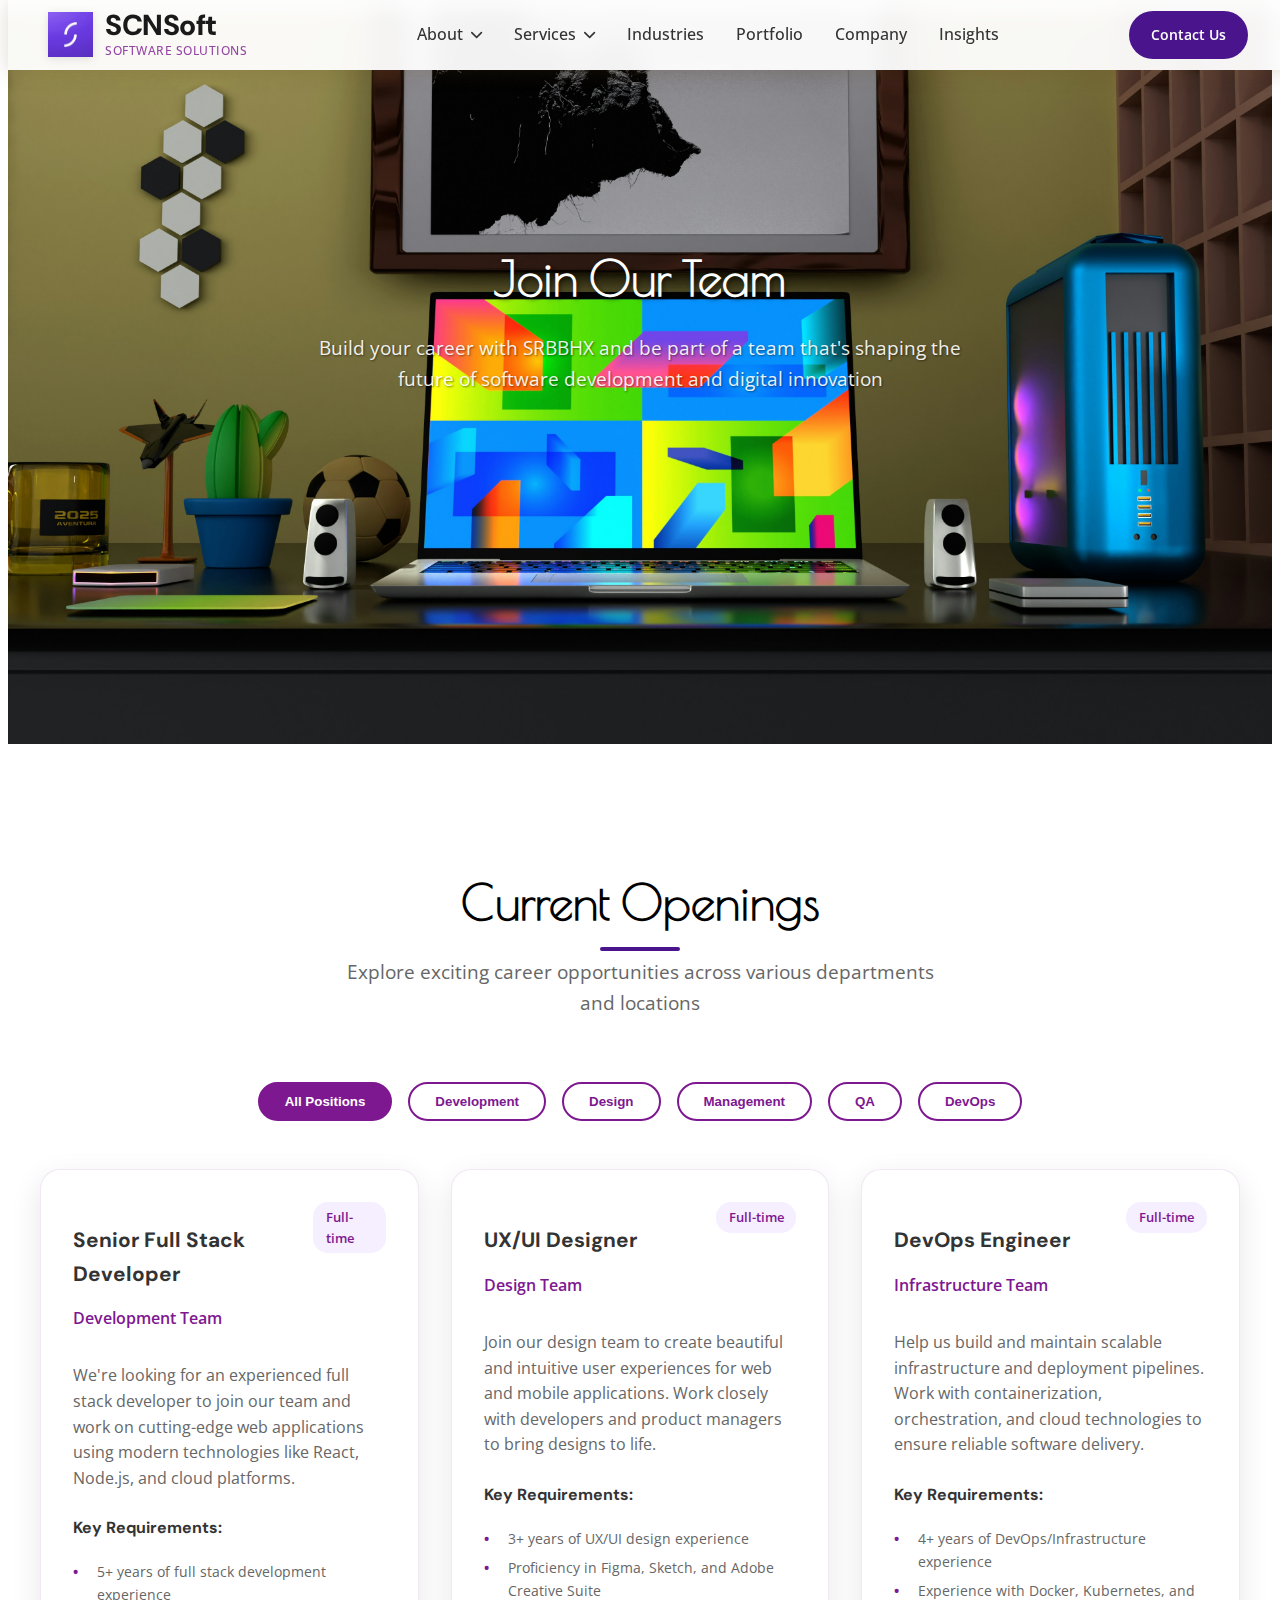
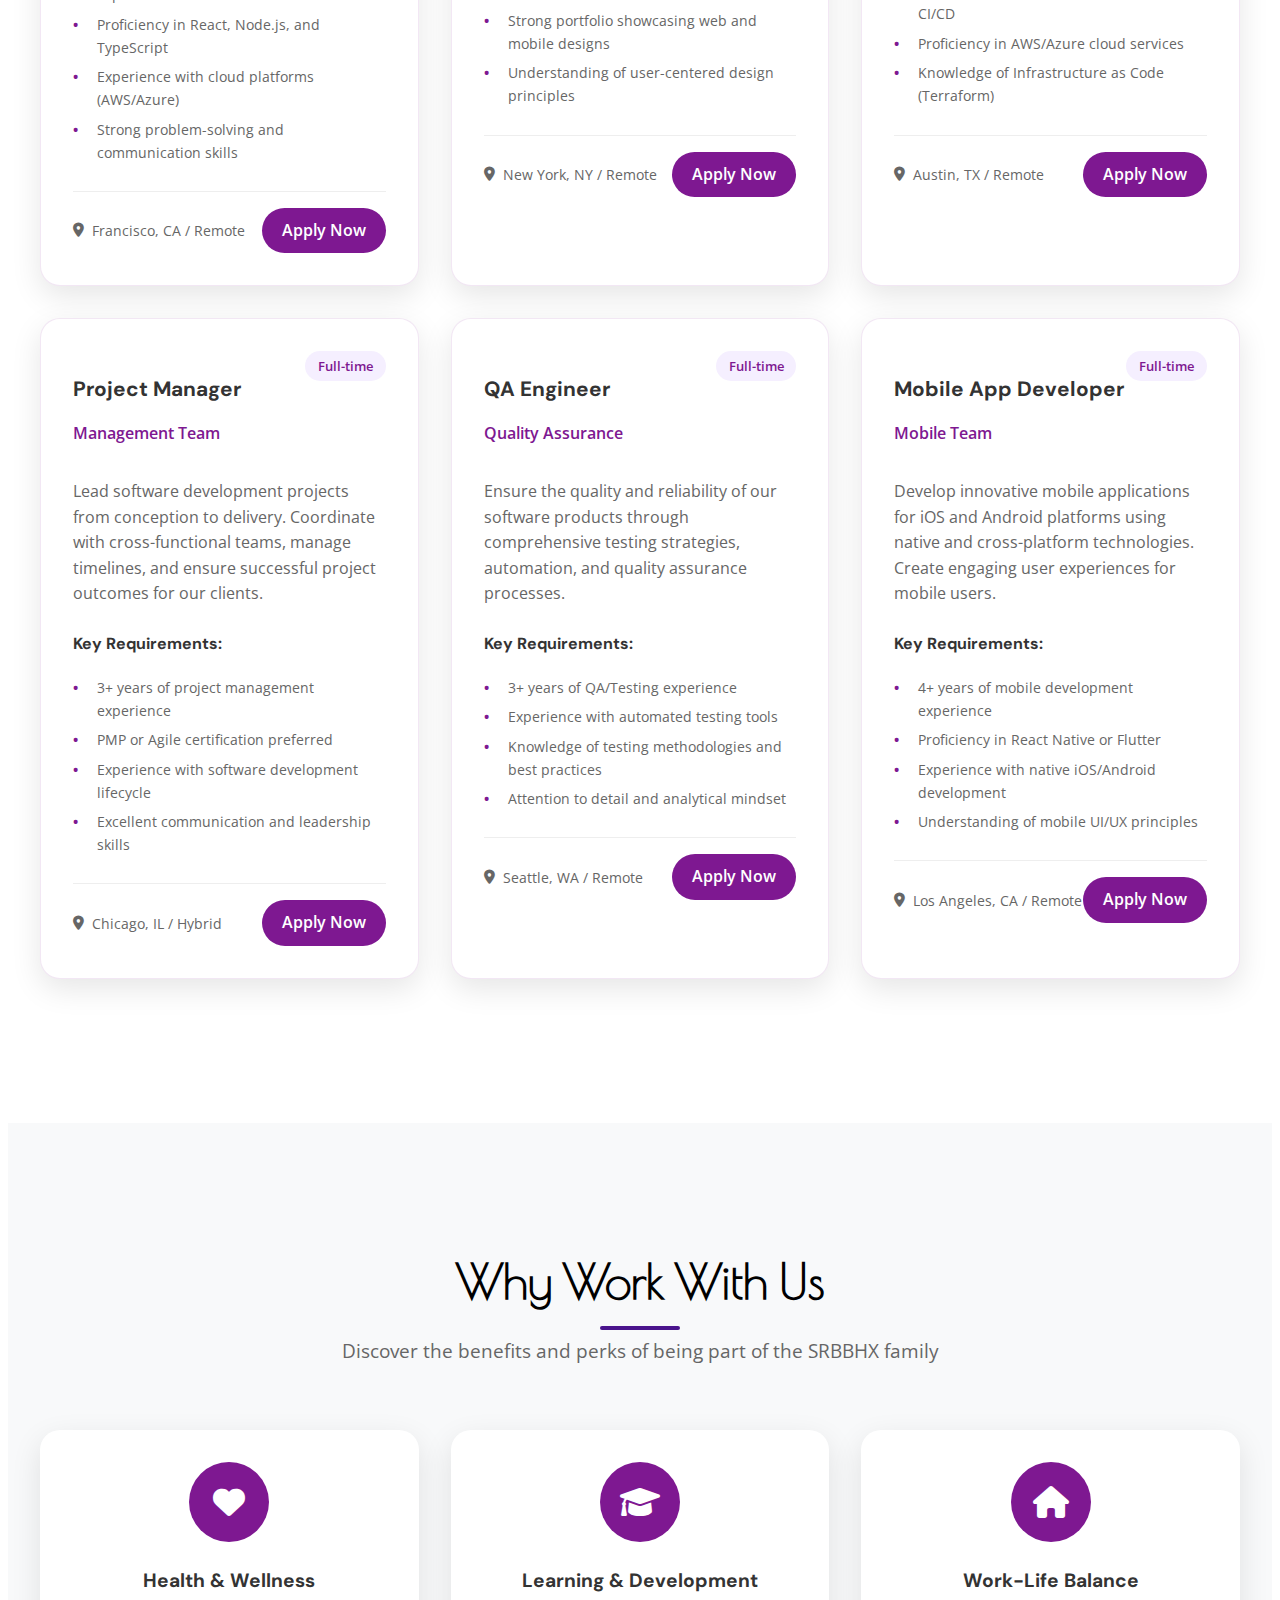
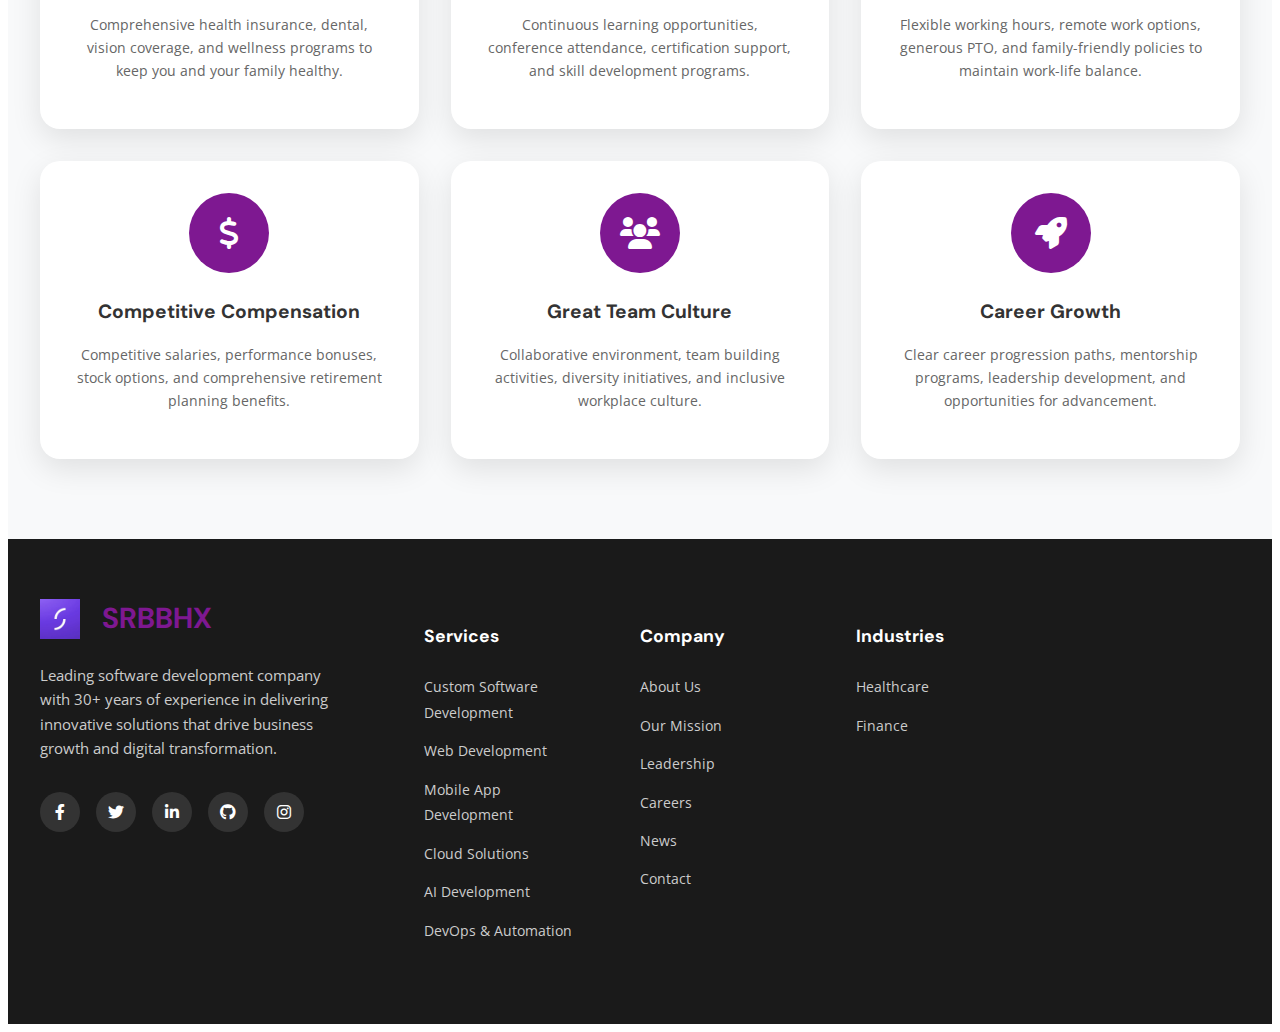
<file: Major Project/docs/careers.html>
<!DOCTYPE html>
<html lang="en">
<head>
    <meta charset="UTF-8">
    <meta name="viewport" content="width=device-width, initial-scale=1.0">
    <title>Careers - SRBBHX Software Development</title>
    <link rel="preconnect" href="https://fonts.googleapis.com">
    <link rel="preconnect" href="https://fonts.gstatic.com" crossorigin>
    <link href="https://fonts.googleapis.com/css2?family=DM+Sans:ital,opsz,wght@0,9..40,100..1000;1,9..40,100..1000&family=Open+Sans:ital,wght@0,300..800;1,300..800&family=Poiret+One&family=Roboto+Mono:ital,wght@0,100..700;1,100..700&display=swap" rel="stylesheet">
    <link rel="stylesheet" href="../CSS/style.css">
    <link href="https://cdnjs.cloudflare.com/ajax/libs/font-awesome/6.0.0/css/all.min.css" rel="stylesheet">
    <style>
        .page-header {
            background-image: url('../ASSETS/IMAGES/Carrier\ hero\ bg.jpg');
            background-size: cover;
            background-repeat: no-repeat;
            background-position: center;
            text-align: center;
            color: white;
            padding: 200px 0 350px;
            width: 100%;
            height: auto;
            display: flex;
            align-items: center;
            justify-content: center;
        }
        .page-title {
            font-size: 3rem;
            font-weight: 700;
            margin-bottom: 1rem;
            text-shadow: 2px 2px 4px rgba(0,0,0,0.5);
        }
        .page-subtitle {
            font-size: 1.2rem;
            opacity: 0.9;
            max-width: 700px;
            margin: 0 auto;
            text-shadow: 1px 1px 2px rgba(0,0,0,0.5);
        }
        .content-section {
            padding: 80px 0;
        }
        .content-container {
            max-width: 1200px;
            margin: 0 auto;
            padding: 0 20px;
        }
        .job-filters {
            display: flex;
            justify-content: center;
            gap: 1rem;
            margin-bottom: 3rem;
            flex-wrap: wrap;
        }
        .filter-btn {
            padding: 10px 25px;
            border: 2px solid #7E1891;
            background: transparent;
            color: #7E1891;
            border-radius: 25px;
            cursor: pointer;
            font-weight: 600;
            transition: all 0.3s ease;
        }
        .filter-btn.active,
        .filter-btn:hover {
            background: #7E1891;
            color: white;
        }
        .jobs-grid {
            display: grid;
            grid-template-columns: repeat(auto-fit, minmax(350px, 1fr));
            gap: 2rem;
            margin-bottom: 4rem;
        }
        .job-card {
            background: white;
            padding: 2rem;
            border-radius: 20px;
            box-shadow: 0 10px 30px rgba(0,0,0,0.1);
            transition: transform 0.3s ease;
            border: 1px solid rgba(126, 24, 145, 0.1);
        }
        .job-card:hover {
            transform: translateY(-5px);
        }
        .job-header {
            display: flex;
            justify-content: space-between;
            align-items: flex-start;
            margin-bottom: 1rem;
        }
        .job-title {
            font-size: 1.3rem;
            font-weight: 700;
            color: #333;
            margin-bottom: 0.5rem;
        }
        .job-type {
            background: #F5EFFF;
            color: #7E1891;
            padding: 0.3rem 0.8rem;
            border-radius: 15px;
            font-size: 0.8rem;
            font-weight: 600;
        }
        .job-department {
            color: #7E1891;
            font-weight: 600;
            margin-bottom: 1rem;
        }
        .job-description {
            color: #666;
            line-height: 1.6;
            margin-bottom: 1.5rem;
        }
        .job-requirements {
            margin-bottom: 1.5rem;
        }
        .job-requirements h4 {
            font-size: 1rem;
            font-weight: 700;
            color: #333;
            margin-bottom: 0.5rem;
        }
        .requirements-list {
            list-style: none;
            padding: 0;
        }
        .requirements-list li {
            padding: 0.2rem 0;
            color: #666;
            position: relative;
            padding-left: 1.5rem;
            font-size: 0.9rem;
        }
        .requirements-list li::before {
            content: '•';
            position: absolute;
            left: 0;
            color: #7E1891;
            font-weight: bold;
        }
        .job-footer {
            display: flex;
            justify-content: space-between;
            align-items: center;
            padding-top: 1rem;
            border-top: 1px solid #eee;
        }
        .job-location {
            color: #666;
            font-size: 0.9rem;
            display: flex;
            align-items: center;
            gap: 0.5rem;
        }
        .apply-btn {
            background: #7E1891;
            color: white;
            padding: 10px 20px;
            border-radius: 25px;
            text-decoration: none;
            font-weight: 600;
            transition: all 0.3s ease;
        }
        .apply-btn:hover {
            background: #A294F9;
            transform: translateY(-2px);
        }
        .benefits-section {
            background: #f8f9fa;
            padding: 80px 0;
        }
        .benefits-grid {
            display: grid;
            grid-template-columns: repeat(3, 1fr);
            gap: 2rem;
            margin-top: 3rem;
        }
        .benefit-card {
            background: white;
            padding: 2rem;
            border-radius: 20px;
            text-align: center;
            box-shadow: 0 10px 30px rgba(0,0,0,0.1);
        }
        .benefit-icon {
            width: 80px;
            height: 80px;
            background: #7E1891;
            border-radius: 50%;
            display: flex;
            align-items: center;
            justify-content: center;
            margin: 0 auto 1.5rem;
        }
        .benefit-icon i {
            font-size: 2rem;
            color: white;
        }
        .benefit-title {
            font-size: 1.2rem;
            font-weight: 700;
            color: #333;
            margin-bottom: 1rem;
        }
        .benefit-description {
            color: #666;
            line-height: 1.6;
            font-size: 0.9rem;
        }
        @media (max-width: 768px) {
            .jobs-grid, .benefits-grid {
                grid-template-columns: 1fr;
            }
            .job-header {
                flex-direction: column;
                align-items: flex-start;
                gap: 0.5rem;
            }
            .job-footer {
                flex-direction: column;
                gap: 1rem;
                align-items: flex-start;
            }
            .page-title {
                font-size: 2.5rem;
            }
        }
    </style>
</head>
<body>
    <!-- Navigation Bar -->
    <nav class="navbar">
        <div class="nav-container">
            <div class="nav-logo">
                <a href="/Major Project/docs/index.html" class="logo-link">
                    <div class="logo-container">
                        <img src="../ASSETS/IMAGES/scnsoft-logo.png" alt="SCNSoft Logo" class="logo-image">
                        <div class="logo-text-container">
                            <span class="logo-text">SCNSoft</span>
                            <span class="logo-tagline">Software Solutions</span>
                        </div>
                    </div>
                </a>
            </div>
            
            <div class="nav-menu" id="nav-menu">
                <ul class="nav-list">
                    <li class="nav-item dropdown about-dropdown">
                        <a href="#about" class="nav-link dropdown-toggle">
                            About <i class="fas fa-chevron-down"></i>
                        </a>
                        <div class="dropdown-menu about-dropdown-menu">
                            <div class="dropdown-container about-dropdown-container">
                                <div class="dropdown-column">
                                    <h4 class="dropdown-category">Company</h4>
                                    <ul class="dropdown-list">
                                        <li><a href="about-company.html">About Company</a></li>
                                        <li><a href="mission.html">Mission</a></li>
                                        <li><a href="leadership.html">Leadership</a></li>
                                        <li><a href="our-team.html">Our Team</a></li>
                                        <li><a href="portfolio.html">Portfolio</a></li>
                                        <li><a href="client-reviews.html">Client Reviews</a></li>
                                        <li><a href="partners.html">Partners</a></li>
                                        <li><a href="locations.html">Locations</a></li>
                                    </ul>
                                </div>
                                
                                <div class="dropdown-column">
                                    <h4 class="dropdown-category">Approach</h4>
                                    <ul class="dropdown-list">
                                        <li><a href="where-to-start.html">Where to Start</a></li>
                                        <li><a href="pricing-models.html">Pricing Models</a></li>
                                        <li><a href="software-development-approach.html">Approach to Software Development</a></li>
                                        <li><a href="security-management-approach.html">Approach to Security Management</a></li>
                                        <li><a href="technology-partnership.html">Technology Partnership</a></li>
                                        <li><a href="sustainability-policy.html">Sustainability Policy</a></li>
                                        <li><a href="faq.html">FAQ</a></li>
                                    </ul>
                                </div>
                                
                                <div class="dropdown-column">
                                    <h4 class="dropdown-category">Recognition</h4>
                                    <ul class="dropdown-list">
                                        <li><a href="testimonials.html">Testimonials</a></li>
                                        <li><a href="awards.html">Awards</a></li>
                                    </ul>
                                </div>
                                
                                <div class="dropdown-column">
                                    <h4 class="dropdown-category">Join Us</h4>
                                    <ul class="dropdown-list">
                                        <li><a href="careers.html">Careers</a></li>
                                        <li><a href="become-agent.html">Become Our Agent</a></li>
                                        <li><a href="referral-program.html">Referral Program</a></li>
                                    </ul>
                                </div>
                                
                                <div class="dropdown-column">
                                    <h4 class="dropdown-category">Insights & News</h4>
                                    <ul class="dropdown-list">
                                        <li><a href="thought-leadership.html">Thought Leadership</a></li>
                                        <li><a href="news.html">News</a></li>
                                        <li><a href="for-journalists.html">For Journalists</a></li>
                                        <li><a href="experts-media.html">Our Experts for Media</a></li>
                                    </ul>
                                </div>
                            </div>
                        </div>
                    </li>
                    <li class="nav-item dropdown">
                        <a href="#services" class="nav-link dropdown-toggle">
                            Services <i class="fas fa-chevron-down"></i>
                        </a>
                        <div class="dropdown-menu">
                            <div class="dropdown-container">
                                <div class="dropdown-column">
                                    <h4 class="dropdown-title">Solutions.</h4>
                                    <p class="dropdown-subtitle">Get software development services, built around your needs:</p>
                                    <ul class="dropdown-list">
                                        <li><a href="staff-augmentation.html">Staff Augmentation</a></li>
                                        <li><a href="dedicated-teams.html">Dedicated Teams</a></li>
                                        <li><a href="software-outsourcing.html">Software Outsourcing</a></li>
                                    </ul>
                                </div>
                                
                                <div class="dropdown-column">
                                    <h4 class="dropdown-category">TOP SOLUTIONS</h4>
                                    <ul class="dropdown-list">
                                        <li><a href="custom-software-development.html">Custom Software Development</a></li>
                                        <li><a href="web-development.html">Web Development</a></li>
                                        <li><a href="mobile-app-development.html">Mobile App Development</a></li>
                                        <li><a href="cloud-solutions.html">Cloud Solutions</a></li>
                                        <li><a href="data-analytics-bi.html">Data Analytics & BI</a></li>
                                        <li><a href="ai-development.html">AI Development</a></li>
                                        <li><a href="devops-automation.html">DevOps & Automation</a></li>
                                        <li><a href="ux-ui-design.html">UX/UI Design</a></li>
                                    </ul>
                                </div>
                                
                                <div class="dropdown-column">
                                    <h4 class="dropdown-category">ENTERPRISE FOCUSED</h4>
                                    <ul class="dropdown-list">
                                        <li><a href="enterprise-software.html">Enterprise Software</a></li>
                                        <li><a href="legacy-modernization.html">Legacy Modernization</a></li>
                                        <li><a href="system-integration.html">System Integration</a></li>
                                        <li><a href="digital-transformation.html">Digital Transformation</a></li>
                                        <li><a href="it-consulting.html">IT Consulting</a></li>
                                        <li><a href="cybersecurity.html">Cybersecurity</a></li>
                                        <li><a href="erp-development.html">ERP Development</a></li>
                                        <li><a href="crm-systems.html">CRM Systems</a></li>
                                    </ul>
                                </div>
                            </div>
                        </div>
                    </li>
                    <li class="nav-item">
                        <a href="index.html#industries" class="nav-link">Industries</a>
                    </li>
                    <li class="nav-item">
                        <a href="index.html#portfolio" class="nav-link">Portfolio</a>
                    </li>
                    <li class="nav-item">
                        <a href="index.html#company" class="nav-link">Company</a>
                    </li>
                    <li class="nav-item">
                        <a href="index.html#insights" class="nav-link">Insights</a>
                    </li>
                </ul>
            </div>
            
            <div class="nav-actions">
                <a href="#contact" class="nav-contact-btn">Contact Us</a>
                <div class="nav-toggle" id="nav-toggle">
                    <span class="bar"></span>
                    <span class="bar"></span>
                    <span class="bar"></span>
                </div>
            </div>
        </div>
    </nav>

    <!-- Page Header -->
    <section class="page-header">
        <div class="content-container">
            <h1 class="page-title">Join Our Team</h1>
            <p class="page-subtitle">
                Build your career with SRBBHX and be part of a team that's shaping the future 
                of software development and digital innovation
            </p>
        </div>
    </section>

    <!-- Job Openings -->
    <section class="content-section">
        <div class="content-container">
            <div class="section-header">
                <h2 class="section-title">Current Openings</h2>
                <p class="section-subtitle">
                    Explore exciting career opportunities across various departments and locations
                </p>
            </div>
            
            <div class="job-filters">
                <button class="filter-btn active">All Positions</button>
                <button class="filter-btn">Development</button>
                <button class="filter-btn">Design</button>
                <button class="filter-btn">Management</button>
                <button class="filter-btn">QA</button>
                <button class="filter-btn">DevOps</button>
            </div>
            
            <div class="jobs-grid">
                <div class="job-card">
                    <div class="job-header">
                        <div>
                            <h3 class="job-title">Senior Full Stack Developer</h3>
                            <p class="job-department">Development Team</p>
                        </div>
                        <span class="job-type">Full-time</span>
                    </div>
                    <p class="job-description">
                        We're looking for an experienced full stack developer to join our team and work on 
                        cutting-edge web applications using modern technologies like React, Node.js, and cloud platforms.
                    </p>
                    <div class="job-requirements">
                        <h4>Key Requirements:</h4>
                        <ul class="requirements-list">
                            <li>5+ years of full stack development experience</li>
                            <li>Proficiency in React, Node.js, and TypeScript</li>
                            <li>Experience with cloud platforms (AWS/Azure)</li>
                            <li>Strong problem-solving and communication skills</li>
                        </ul>
                    </div>
                    <div class="job-footer">
                        <div class="job-location">
                            <i class="fas fa-map-marker-alt"></i>
                            Francisco, CA / Remote
                        </div>
                        <a href="#" class="apply-btn">Apply Now</a>
                    </div>
                </div>

                <div class="job-card">
                    <div class="job-header">
                        <div>
                            <h3 class="job-title">UX/UI Designer</h3>
                            <p class="job-department">Design Team</p>
                        </div>
                        <span class="job-type">Full-time</span>
                    </div>
                    <p class="job-description">
                        Join our design team to create beautiful and intuitive user experiences for web and mobile 
                        applications. Work closely with developers and product managers to bring designs to life.
                    </p>
                    <div class="job-requirements">
                        <h4>Key Requirements:</h4>
                        <ul class="requirements-list">
                            <li>3+ years of UX/UI design experience</li>
                            <li>Proficiency in Figma, Sketch, and Adobe Creative Suite</li>
                            <li>Strong portfolio showcasing web and mobile designs</li>
                            <li>Understanding of user-centered design principles</li>
                        </ul>
                    </div>
                    <div class="job-footer">
                        <div class="job-location">
                            <i class="fas fa-map-marker-alt"></i>
                            New York, NY / Remote
                        </div>
                        <a href="#" class="apply-btn">Apply Now</a>
                    </div>
                </div>

                <div class="job-card">
                    <div class="job-header">
                        <div>
                            <h3 class="job-title">DevOps Engineer</h3>
                            <p class="job-department">Infrastructure Team</p>
                        </div>
                        <span class="job-type">Full-time</span>
                    </div>
                    <p class="job-description">
                        Help us build and maintain scalable infrastructure and deployment pipelines. Work with 
                        containerization, orchestration, and cloud technologies to ensure reliable software delivery.
                    </p>
                    <div class="job-requirements">
                        <h4>Key Requirements:</h4>
                        <ul class="requirements-list">
                            <li>4+ years of DevOps/Infrastructure experience</li>
                            <li>Experience with Docker, Kubernetes, and CI/CD</li>
                            <li>Proficiency in AWS/Azure cloud services</li>
                            <li>Knowledge of Infrastructure as Code (Terraform)</li>
                        </ul>
                    </div>
                    <div class="job-footer">
                        <div class="job-location">
                            <i class="fas fa-map-marker-alt"></i>
                            Austin, TX / Remote
                        </div>
                        <a href="#" class="apply-btn">Apply Now</a>
                    </div>
                </div>

                <div class="job-card">
                    <div class="job-header">
                        <div>
                            <h3 class="job-title">Project Manager</h3>
                            <p class="job-department">Management Team</p>
                        </div>
                        <span class="job-type">Full-time</span>
                    </div>
                    <p class="job-description">
                        Lead software development projects from conception to delivery. Coordinate with cross-functional 
                        teams, manage timelines, and ensure successful project outcomes for our clients.
                    </p>
                    <div class="job-requirements">
                        <h4>Key Requirements:</h4>
                        <ul class="requirements-list">
                            <li>3+ years of project management experience</li>
                            <li>PMP or Agile certification preferred</li>
                            <li>Experience with software development lifecycle</li>
                            <li>Excellent communication and leadership skills</li>
                        </ul>
                    </div>
                    <div class="job-footer">
                        <div class="job-location">
                            <i class="fas fa-map-marker-alt"></i>
                            Chicago, IL / Hybrid
                        </div>
                        <a href="#" class="apply-btn">Apply Now</a>
                    </div>
                </div>

                <div class="job-card">
                    <div class="job-header">
                        <div>
                            <h3 class="job-title">QA Engineer</h3>
                            <p class="job-department">Quality Assurance</p>
                        </div>
                        <span class="job-type">Full-time</span>
                    </div>
                    <p class="job-description">
                        Ensure the quality and reliability of our software products through comprehensive testing 
                        strategies, automation, and quality assurance processes.
                    </p>
                    <div class="job-requirements">
                        <h4>Key Requirements:</h4>
                        <ul class="requirements-list">
                            <li>3+ years of QA/Testing experience</li>
                            <li>Experience with automated testing tools</li>
                            <li>Knowledge of testing methodologies and best practices</li>
                            <li>Attention to detail and analytical mindset</li>
                        </ul>
                    </div>
                    <div class="job-footer">
                        <div class="job-location">
                            <i class="fas fa-map-marker-alt"></i>
                            Seattle, WA / Remote
                        </div>
                        <a href="#" class="apply-btn">Apply Now</a>
                    </div>
                </div>

                <div class="job-card">
                    <div class="job-header">
                        <div>
                            <h3 class="job-title">Mobile App Developer</h3>
                            <p class="job-department">Mobile Team</p>
                        </div>
                        <span class="job-type">Full-time</span>
                    </div>
                    <p class="job-description">
                        Develop innovative mobile applications for iOS and Android platforms using native and 
                        cross-platform technologies. Create engaging user experiences for mobile users.
                    </p>
                    <div class="job-requirements">
                        <h4>Key Requirements:</h4>
                        <ul class="requirements-list">
                            <li>4+ years of mobile development experience</li>
                            <li>Proficiency in React Native or Flutter</li>
                            <li>Experience with native iOS/Android development</li>
                            <li>Understanding of mobile UI/UX principles</li>
                        </ul>
                    </div>
                    <div class="job-footer">
                        <div class="job-location">
                            <i class="fas fa-map-marker-alt"></i>
                            Los Angeles, CA / Remote
                        </div>
                        <a href="#" class="apply-btn">Apply Now</a>
                    </div>
                </div>
            </div>
        </div>
    </section>

    <!-- Benefits -->
    <section class="benefits-section">
        <div class="content-container">
            <div class="section-header">
                <h2 class="section-title">Why Work With Us</h2>
                <p class="section-subtitle">
                    Discover the benefits and perks of being part of the SRBBHX family
                </p>
            </div>
            
            <div class="benefits-grid">
                <div class="benefit-card">
                    <div class="benefit-icon">
                        <i class="fas fa-heart"></i>
                    </div>
                    <h3 class="benefit-title">Health & Wellness</h3>
                    <p class="benefit-description">
                        Comprehensive health insurance, dental, vision coverage, and wellness programs 
                        to keep you and your family healthy.
                    </p>
                </div>

                <div class="benefit-card">
                    <div class="benefit-icon">
                        <i class="fas fa-graduation-cap"></i>
                    </div>
                    <h3 class="benefit-title">Learning & Development</h3>
                    <p class="benefit-description">
                        Continuous learning opportunities, conference attendance, certification support, 
                        and skill development programs.
                    </p>
                </div>

                <div class="benefit-card">
                    <div class="benefit-icon">
                        <i class="fas fa-home"></i>
                    </div>
                    <h3 class="benefit-title">Work-Life Balance</h3>
                    <p class="benefit-description">
                        Flexible working hours, remote work options, generous PTO, and family-friendly 
                        policies to maintain work-life balance.
                    </p>
                </div>

                <div class="benefit-card">
                    <div class="benefit-icon">
                        <i class="fas fa-dollar-sign"></i>
                    </div>
                    <h3 class="benefit-title">Competitive Compensation</h3>
                    <p class="benefit-description">
                        Competitive salaries, performance bonuses, stock options, and comprehensive 
                        retirement planning benefits.
                    </p>
                </div>

                <div class="benefit-card">
                    <div class="benefit-icon">
                        <i class="fas fa-users"></i>
                    </div>
                    <h3 class="benefit-title">Great Team Culture</h3>
                    <p class="benefit-description">
                        Collaborative environment, team building activities, diversity initiatives, 
                        and inclusive workplace culture.
                    </p>
                </div>

                <div class="benefit-card">
                    <div class="benefit-icon">
                        <i class="fas fa-rocket"></i>
                    </div>
                    <h3 class="benefit-title">Career Growth</h3>
                    <p class="benefit-description">
                        Clear career progression paths, mentorship programs, leadership development, 
                        and opportunities for advancement.
                    </p>
                </div>
            </div>
        </div>
    </section>

    <!-- Footer -->
    <footer class="footer">
        <div class="footer-container">
            <div class="footer-content">
                <div class="footer-brand">
                    <div class="footer-logo">
                        <img src="../ASSETS/IMAGES/scnsoft-logo.png" alt="SRBBHX Logo">
                        <span class="footer-logo-text">SRBBHX</span>
                    </div>
                    <p class="footer-description">
                        Leading software development company with 30+ years of experience in delivering 
                        innovative solutions that drive business growth and digital transformation.
                    </p>
                    <div class="footer-social">
                        <a href="#" class="social-link"><i class="fab fa-facebook-f"></i></a>
                        <a href="#" class="social-link"><i class="fab fa-twitter"></i></a>
                        <a href="#" class="social-link"><i class="fab fa-linkedin-in"></i></a>
                        <a href="#" class="social-link"><i class="fab fa-github"></i></a>
                        <a href="#" class="social-link"><i class="fab fa-instagram"></i></a>
                    </div>
                </div>
                
                <div class="footer-column">
                    <h4>Services</h4>
                    <ul class="footer-links">
                        <li><a href="custom-software-development.html">Custom Software Development</a></li>
                        <li><a href="web-development.html">Web Development</a></li>
                        <li><a href="mobile-app-development.html">Mobile App Development</a></li>
                        <li><a href="index.html#services">Cloud Solutions</a></li>
                        <li><a href="index.html#services">AI Development</a></li>
                        <li><a href="index.html#services">DevOps & Automation</a></li>
                    </ul>
                </div>
                
                <div class="footer-column">
                    <h4>Company</h4>
                    <ul class="footer-links">
                        <li><a href="about-company.html">About Us</a></li>
                        <li><a href="mission.html">Our Mission</a></li>
                        <li><a href="leadership.html">Leadership</a></li>
                        <li><a href="careers.html">Careers</a></li>
                        <li><a href="index.html#news">News</a></li>
                        <li><a href="index.html#contact">Contact</a></li>
                    </ul>
                </div>
                
                <div class="footer-column">
                    <h4>Industries</h4>
                    <ul class="footer-links">
                        <li><a href="index.html#industries">Healthcare</a></li>
                        <li><a href="index.html#industries">Finance</a></li>
</file>
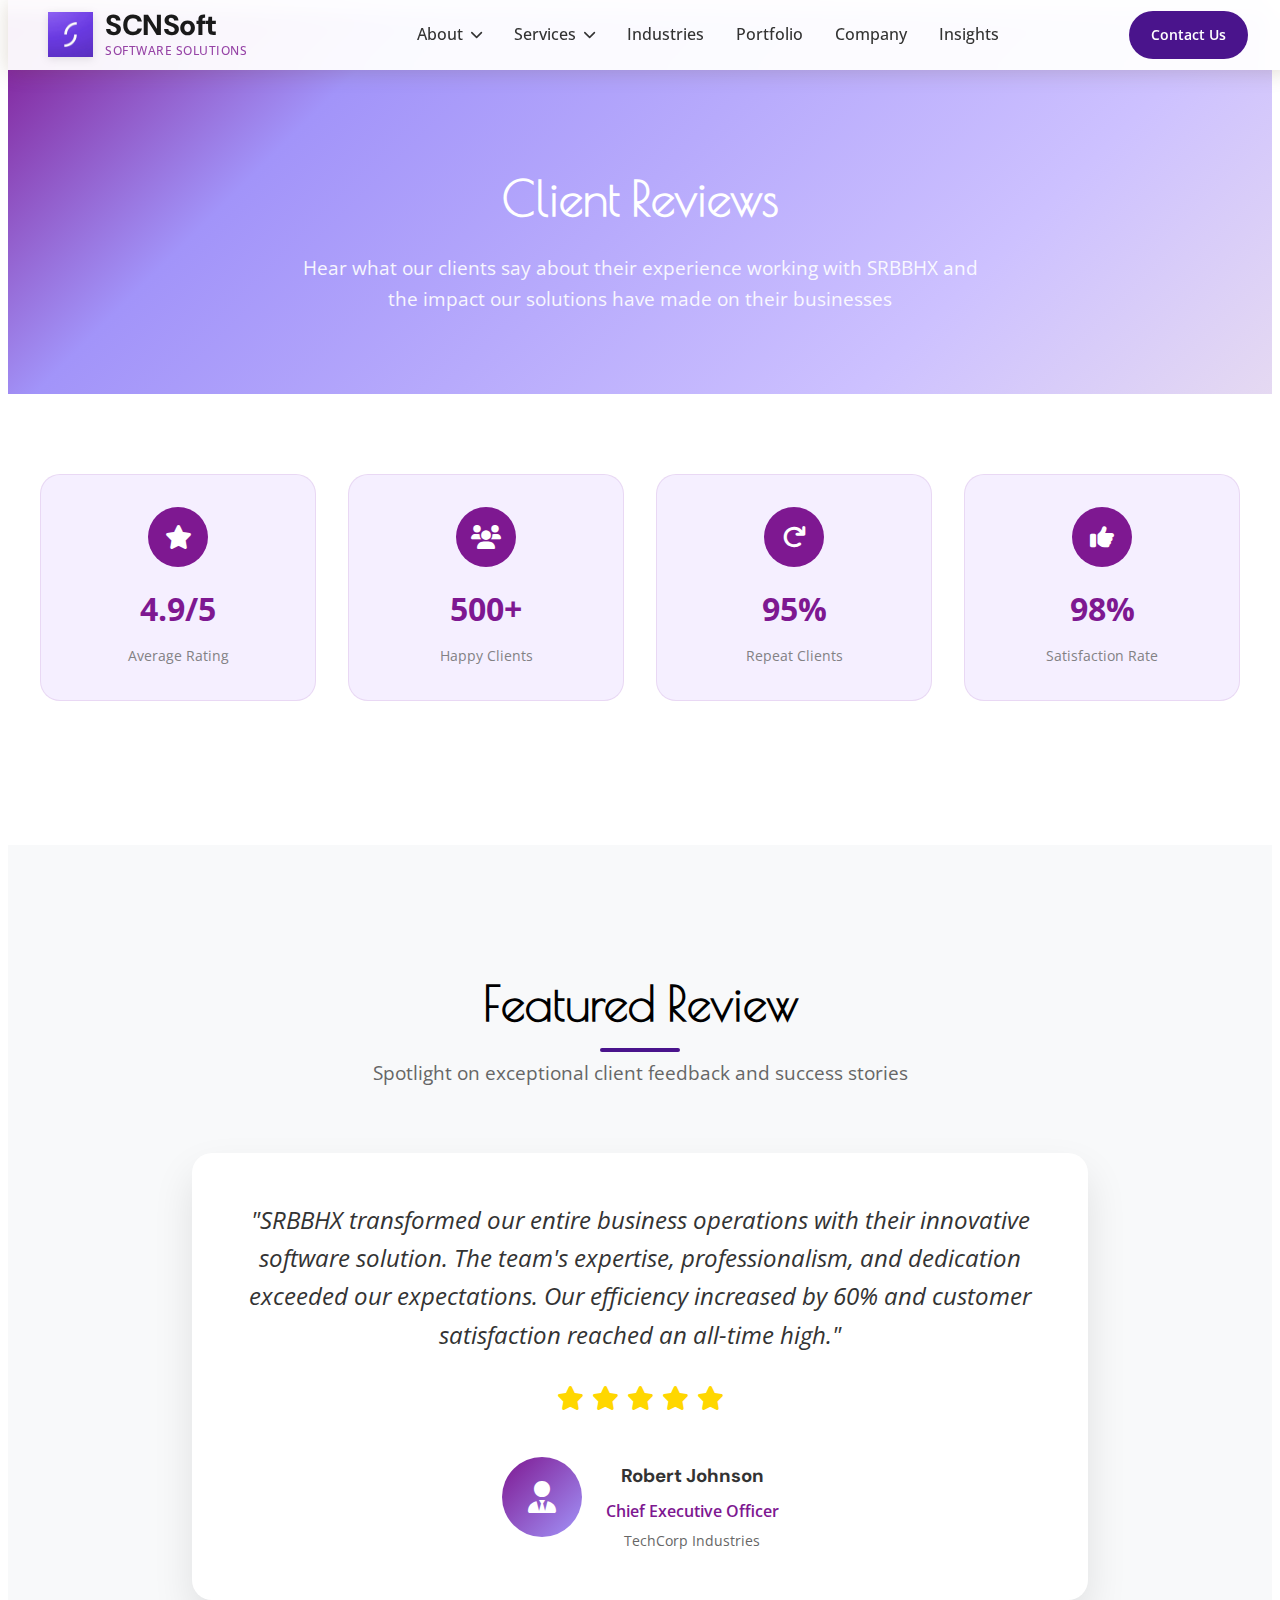
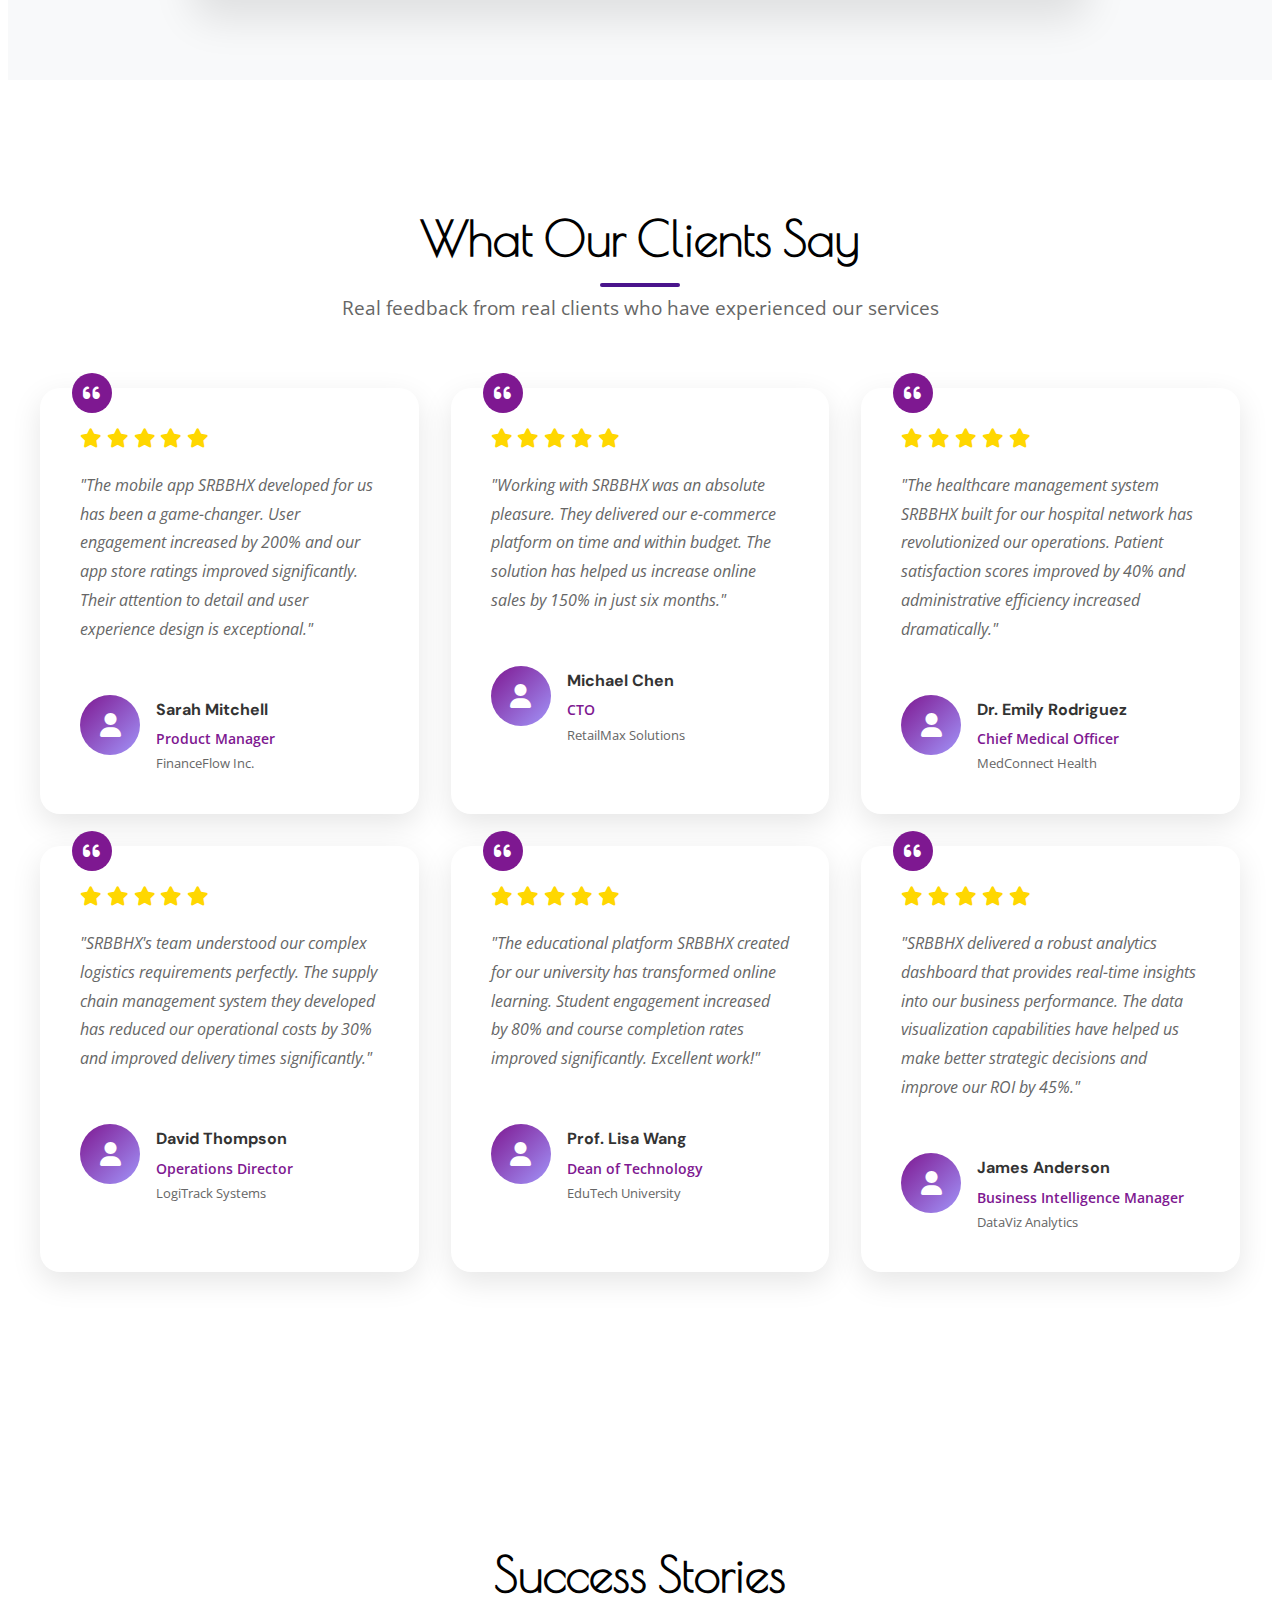
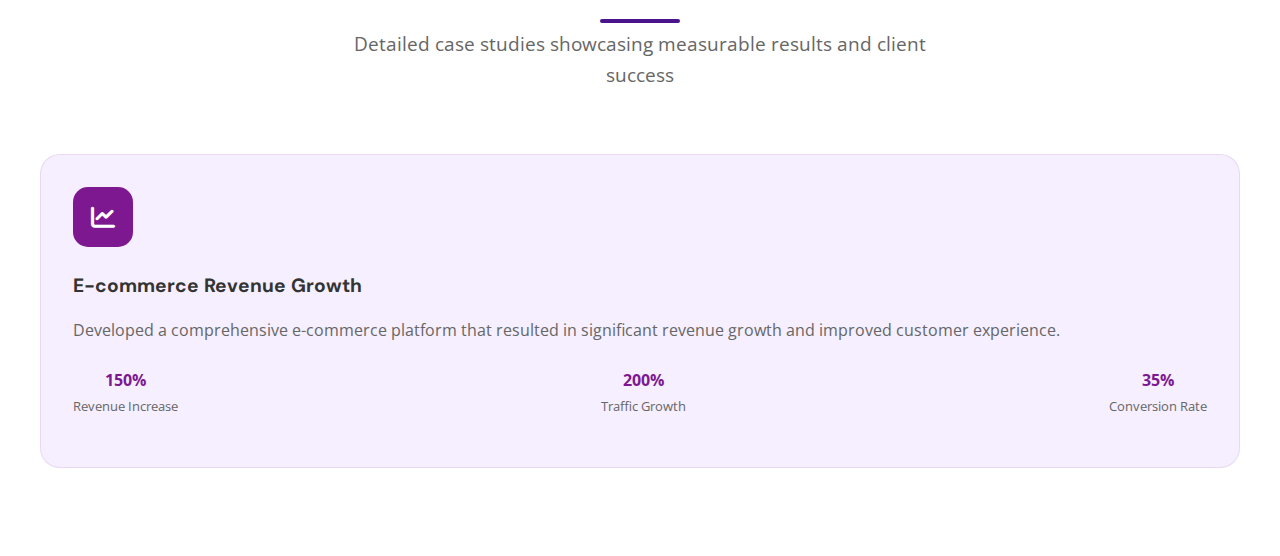
<file: Major Project/docs/client-reviews.html>
<!DOCTYPE html>
<html lang="en">
<head>
    <meta charset="UTF-8">
    <meta name="viewport" content="width=device-width, initial-scale=1.0">
    <title>Client Reviews - SRBBHX Software Development</title>
    <link rel="preconnect" href="https://fonts.googleapis.com">
    <link rel="preconnect" href="https://fonts.gstatic.com" crossorigin>
    <link href="https://fonts.googleapis.com/css2?family=DM+Sans:ital,opsz,wght@0,9..40,100..1000;1,9..40,100..1000&family=Open+Sans:ital,wght@0,300..800;1,300..800&family=Poiret+One&family=Roboto+Mono:ital,wght@0,100..700;1,100..700&display=swap" rel="stylesheet">
    <link rel="stylesheet" href="../CSS/style.css">
    <link href="https://cdnjs.cloudflare.com/ajax/libs/font-awesome/6.0.0/css/all.min.css" rel="stylesheet">
    <style>
        .page-header {
            background: linear-gradient(135deg, #7E1891 0%, #A294F9 25%, #CDC1FF 75%, #E5D9F2 100%);
            padding: 120px 0 80px;
            text-align: center;
            color: white;
        }
        .page-title {
            font-size: 3rem;
            font-weight: 700;
            margin-bottom: 1rem;
        }
        .page-subtitle {
            font-size: 1.2rem;
            opacity: 0.9;
            max-width: 700px;
            margin: 0 auto;
        }
        .content-section {
            padding: 80px 0;
        }
        .content-container {
            max-width: 1200px;
            margin: 0 auto;
            padding: 0 20px;
        }
        .stats-overview {
            display: grid;
            grid-template-columns: repeat(4, 1fr);
            gap: 2rem;
            margin-bottom: 4rem;
        }
        .stat-card {
            background: #F5EFFF;
            padding: 2rem;
            border-radius: 20px;
            text-align: center;
            border: 1px solid rgba(126, 24, 145, 0.1);
        }
        .stat-icon {
            width: 60px;
            height: 60px;
            background: #7E1891;
            border-radius: 50%;
            display: flex;
            align-items: center;
            justify-content: center;
            margin: 0 auto 1rem;
        }
        .stat-icon i {
            font-size: 1.5rem;
            color: white;
        }
        .stat-number {
            font-size: 2rem;
            font-weight: 700;
            color: #7E1891;
            display: block;
            margin-bottom: 0.5rem;
        }
        .stat-label {
            color: #666;
            font-size: 0.9rem;
        }
        .reviews-grid {
            display: grid;
            grid-template-columns: repeat(auto-fit, minmax(350px, 1fr));
            gap: 2rem;
            margin-bottom: 4rem;
        }
        .review-card {
            background: white;
            padding: 2.5rem;
            border-radius: 20px;
            box-shadow: 0 10px 30px rgba(0,0,0,0.1);
            position: relative;
            transition: transform 0.3s ease;
        }
        .review-card:hover {
            transform: translateY(-5px);
        }
        .quote-icon {
            position: absolute;
            top: -15px;
            left: 2rem;
            width: 40px;
            height: 40px;
            background: #7E1891;
            border-radius: 50%;
            display: flex;
            align-items: center;
            justify-content: center;
        }
        .quote-icon i {
            color: white;
            font-size: 1.2rem;
        }
        .review-rating {
            display: flex;
            gap: 0.3rem;
            margin-bottom: 1.5rem;
        }
        .star {
            color: #FFD700;
            font-size: 1.2rem;
        }
        .review-text {
            color: #666;
            line-height: 1.8;
            margin-bottom: 2rem;
            font-style: italic;
        }
        .reviewer-info {
            display: flex;
            align-items: center;
            gap: 1rem;
        }
        .reviewer-avatar {
            width: 60px;
            height: 60px;
            background: linear-gradient(135deg, #7E1891, #A294F9);
            border-radius: 50%;
            display: flex;
            align-items: center;
            justify-content: center;
        }
        .reviewer-avatar i {
            color: white;
            font-size: 1.5rem;
        }
        .reviewer-details h4 {
            color: #333;
            font-weight: 700;
            margin-bottom: 0.3rem;
        }
        .reviewer-position {
            color: #7E1891;
            font-weight: 600;
            font-size: 0.9rem;
            margin-bottom: 0.2rem;
        }
        .reviewer-company {
            color: #666;
            font-size: 0.8rem;
        }
        .featured-reviews {
            background: #f8f9fa;
            padding: 80px 0;
        }
        .featured-review {
            background: white;
            padding: 3rem;
            border-radius: 20px;
            box-shadow: 0 20px 40px rgba(0,0,0,0.1);
            text-align: center;
            max-width: 800px;
            margin: 0 auto;
        }
        .featured-quote {
            font-size: 1.5rem;
            color: #333;
            line-height: 1.6;
            margin-bottom: 2rem;
            font-style: italic;
        }
        .featured-rating {
            display: flex;
            justify-content: center;
            gap: 0.5rem;
            margin-bottom: 2rem;
        }
        .featured-rating .star {
            font-size: 1.5rem;
        }
        .featured-reviewer {
            display: flex;
            align-items: center;
            justify-content: center;
            gap: 1.5rem;
        }
        .featured-avatar {
            width: 80px;
            height: 80px;
            background: linear-gradient(135deg, #7E1891, #A294F9);
            border-radius: 50%;
            display: flex;
            align-items: center;
            justify-content: center;
        }
        .featured-avatar i {
            color: white;
            font-size: 2rem;
        }
        .featured-details h3 {
            color: #333;
            font-weight: 700;
            margin-bottom: 0.5rem;
        }
        .featured-position {
            color: #7E1891;
            font-weight: 600;
            margin-bottom: 0.3rem;
        }
        .featured-company {
            color: #666;
            font-size: 0.9rem;
        }
        .case-studies {
            padding: 80px 0;
        }
        .case-study-grid {
            display: grid;
            grid-template-columns: repeat(auto-fit, minmax(300px, 1fr));
            gap: 2rem;
            margin-top: 3rem;
        }
        .case-study-card {
            background: #F5EFFF;
            padding: 2rem;
            border-radius: 20px;
            border: 1px solid rgba(126, 24, 145, 0.1);
            transition: transform 0.3s ease;
        }
        .case-study-card:hover {
            transform: translateY(-5px);
        }
        .case-icon {
            width: 60px;
            height: 60px;
            background: #7E1891;
            border-radius: 15px;
            display: flex;
            align-items: center;
            justify-content: center;
            margin-bottom: 1.5rem;
        }
        .case-icon i {
            color: white;
            font-size: 1.5rem;
        }
        .case-title {
            font-size: 1.2rem;
            font-weight: 700;
            color: #333;
            margin-bottom: 1rem;
        }
        .case-description {
            color: #666;
            line-height: 1.6;
            margin-bottom: 1.5rem;
        }
        .case-results {
            display: flex;
            justify-content: space-between;
            margin-bottom: 1rem;
        }
        .result-item {
            text-align: center;
        }
        .result-value {
            font-weight: 700;
            color: #7E1891;
            display: block;
        }
        .result-label {
            font-size: 0.8rem;
            color: #666;
        }
        .case-link {
            color: #7E1891;
            text-decoration: none;
            font-weight: 600;
            display: inline-flex;
            align-items: center;
            gap: 0.5rem;
        }
        .case-link:hover {
            color: #A294F9;
        }
        @media (max-width: 768px) {
            .stats-overview {
                grid-template-columns: repeat(2, 1fr);
                gap: 1rem;
            }
            .reviews-grid, .case-study-grid {
                grid-template-columns: 1fr;
            }
            .featured-reviewer {
                flex-direction: column;
                text-align: center;
            }
            .page-title {
                font-size: 2.5rem;
            }
        }
    </style>
</head>
<body>
    <!-- Navigation Bar -->
    <nav class="navbar">
        <div class="nav-container">
            <div class="nav-logo">
                <a href="/Major Project/docs/index.html" class="logo-link">
                    <div class="logo-container">
                        <img src="../ASSETS/IMAGES/scnsoft-logo.png" alt="SCNSoft Logo" class="logo-image">
                        <div class="logo-text-container">
                            <span class="logo-text">SCNSoft</span>
                            <span class="logo-tagline">Software Solutions</span>
                        </div>
                    </div>
                </a>
            </div>
            
            <div class="nav-menu" id="nav-menu">
                <ul class="nav-list">
                    <li class="nav-item dropdown about-dropdown">
                        <a href="#about" class="nav-link dropdown-toggle">
                            About <i class="fas fa-chevron-down"></i>
                        </a>
                        <div class="dropdown-menu about-dropdown-menu">
                            <div class="dropdown-container about-dropdown-container">
                                <div class="dropdown-column">
                                    <h4 class="dropdown-category">Company</h4>
                                    <ul class="dropdown-list">
                                        <li><a href="about-company.html">About Company</a></li>
                                        <li><a href="mission.html">Mission</a></li>
                                        <li><a href="leadership.html">Leadership</a></li>
                                        <li><a href="our-team.html">Our Team</a></li>
                                        <li><a href="portfolio.html">Portfolio</a></li>
                                        <li><a href="client-reviews.html">Client Reviews</a></li>
                                        <li><a href="partners.html">Partners</a></li>
                                        <li><a href="locations.html">Locations</a></li>
                                    </ul>
                                </div>
                                
                                <div class="dropdown-column">
                                    <h4 class="dropdown-category">Approach</h4>
                                    <ul class="dropdown-list">
                                        <li><a href="where-to-start.html">Where to Start</a></li>
                                        <li><a href="pricing-models.html">Pricing Models</a></li>
                                        <li><a href="software-development-approach.html">Approach to Software Development</a></li>
                                        <li><a href="security-management-approach.html">Approach to Security Management</a></li>
                                        <li><a href="technology-partnership.html">Technology Partnership</a></li>
                                        <li><a href="sustainability-policy.html">Sustainability Policy</a></li>
                                        <li><a href="faq.html">FAQ</a></li>
                                    </ul>
                                </div>
                                
                                <div class="dropdown-column">
                                    <h4 class="dropdown-category">Recognition</h4>
                                    <ul class="dropdown-list">
                                        <li><a href="testimonials.html">Testimonials</a></li>
                                        <li><a href="awards.html">Awards</a></li>
                                    </ul>
                                </div>
                                
                                <div class="dropdown-column">
                                    <h4 class="dropdown-category">Join Us</h4>
                                    <ul class="dropdown-list">
                                        <li><a href="careers.html">Careers</a></li>
                                        <li><a href="become-agent.html">Become Our Agent</a></li>
                                        <li><a href="referral-program.html">Referral Program</a></li>
                                    </ul>
                                </div>
                                
                                <div class="dropdown-column">
                                    <h4 class="dropdown-category">Insights & News</h4>
                                    <ul class="dropdown-list">
                                        <li><a href="thought-leadership.html">Thought Leadership</a></li>
                                        <li><a href="news.html">News</a></li>
                                        <li><a href="for-journalists.html">For Journalists</a></li>
                                        <li><a href="experts-media.html">Our Experts for Media</a></li>
                                    </ul>
                                </div>
                            </div>
                        </div>
                    </li>
                    <li class="nav-item dropdown">
                        <a href="#services" class="nav-link dropdown-toggle">
                            Services <i class="fas fa-chevron-down"></i>
                        </a>
                        <div class="dropdown-menu">
                            <div class="dropdown-container">
                                <div class="dropdown-column">
                                    <h4 class="dropdown-title">Solutions.</h4>
                                    <p class="dropdown-subtitle">Get software development services, built around your needs:</p>
                                    <ul class="dropdown-list">
                                        <li><a href="staff-augmentation.html">Staff Augmentation</a></li>
                                        <li><a href="dedicated-teams.html">Dedicated Teams</a></li>
                                        <li><a href="software-outsourcing.html">Software Outsourcing</a></li>
                                    </ul>
                                </div>
                                
                                <div class="dropdown-column">
                                    <h4 class="dropdown-category">TOP SOLUTIONS</h4>
                                    <ul class="dropdown-list">
                                        <li><a href="custom-software-development.html">Custom Software Development</a></li>
                                        <li><a href="web-development.html">Web Development</a></li>
                                        <li><a href="mobile-app-development.html">Mobile App Development</a></li>
                                        <li><a href="cloud-solutions.html">Cloud Solutions</a></li>
                                        <li><a href="data-analytics-bi.html">Data Analytics & BI</a></li>
                                        <li><a href="ai-development.html">AI Development</a></li>
                                        <li><a href="devops-automation.html">DevOps & Automation</a></li>
                                        <li><a href="ux-ui-design.html">UX/UI Design</a></li>
                                    </ul>
                                </div>
                                
                                <div class="dropdown-column">
                                    <h4 class="dropdown-category">ENTERPRISE FOCUSED</h4>
                                    <ul class="dropdown-list">
                                        <li><a href="enterprise-software.html">Enterprise Software</a></li>
                                        <li><a href="legacy-modernization.html">Legacy Modernization</a></li>
                                        <li><a href="system-integration.html">System Integration</a></li>
                                        <li><a href="digital-transformation.html">Digital Transformation</a></li>
                                        <li><a href="it-consulting.html">IT Consulting</a></li>
                                        <li><a href="cybersecurity.html">Cybersecurity</a></li>
                                        <li><a href="erp-development.html">ERP Development</a></li>
                                        <li><a href="crm-systems.html">CRM Systems</a></li>
                                    </ul>
                                </div>
                            </div>
                        </div>
                    </li>
                    <li class="nav-item">
                        <a href="index.html#industries" class="nav-link">Industries</a>
                    </li>
                    <li class="nav-item">
                        <a href="index.html#portfolio" class="nav-link">Portfolio</a>
                    </li>
                    <li class="nav-item">
                        <a href="index.html#company" class="nav-link">Company</a>
                    </li>
                    <li class="nav-item">
                        <a href="index.html#insights" class="nav-link">Insights</a>
                    </li>
                </ul>
            </div>
            
            <div class="nav-actions">
                <a href="#contact" class="nav-contact-btn">Contact Us</a>
                <div class="nav-toggle" id="nav-toggle">
                    <span class="bar"></span>
                    <span class="bar"></span>
                    <span class="bar"></span>
                </div>
            </div>
        </div>
    </nav>

    <!-- Page Header -->
    <section class="page-header">
        <div class="content-container">
            <h1 class="page-title">Client Reviews</h1>
            <p class="page-subtitle">
                Hear what our clients say about their experience working with SRBBHX and 
                the impact our solutions have made on their businesses
            </p>
        </div>
    </section>

    <!-- Stats Overview -->
    <section class="content-section">
        <div class="content-container">
            <div class="stats-overview">
                <div class="stat-card">
                    <div class="stat-icon">
                        <i class="fas fa-star"></i>
                    </div>
                    <span class="stat-number">4.9/5</span>
                    <span class="stat-label">Average Rating</span>
                </div>
                <div class="stat-card">
                    <div class="stat-icon">
                        <i class="fas fa-users"></i>
                    </div>
                    <span class="stat-number">500+</span>
                    <span class="stat-label">Happy Clients</span>
                </div>
                <div class="stat-card">
                    <div class="stat-icon">
                        <i class="fas fa-redo"></i>
                    </div>
                    <span class="stat-number">95%</span>
                    <span class="stat-label">Repeat Clients</span>
                </div>
                <div class="stat-card">
                    <div class="stat-icon">
                        <i class="fas fa-thumbs-up"></i>
                    </div>
                    <span class="stat-number">98%</span>
                    <span class="stat-label">Satisfaction Rate</span>
                </div>
            </div>
        </div>
    </section>

    <!-- Featured Review -->
    <section class="featured-reviews">
        <div class="content-container">
            <div class="section-header">
                <h2 class="section-title">Featured Review</h2>
                <p class="section-subtitle">
                    Spotlight on exceptional client feedback and success stories
                </p>
            </div>
            
            <div class="featured-review">
                <div class="featured-quote">
                    "SRBBHX transformed our entire business operations with their innovative software solution. 
                    The team's expertise, professionalism, and dedication exceeded our expectations. Our efficiency 
                    increased by 60% and customer satisfaction reached an all-time high."
                </div>
                <div class="featured-rating">
                    <i class="fas fa-star star"></i>
                    <i class="fas fa-star star"></i>
                    <i class="fas fa-star star"></i>
                    <i class="fas fa-star star"></i>
                    <i class="fas fa-star star"></i>
                </div>
                <div class="featured-reviewer">
                    <div class="featured-avatar">
                        <i class="fas fa-user-tie"></i>
                    </div>
                    <div class="featured-details">
                        <h3>Robert Johnson</h3>
                        <div class="featured-position">Chief Executive Officer</div>
                        <div class="featured-company">TechCorp Industries</div>
                    </div>
                </div>
            </div>
        </div>
    </section>

    <!-- Client Reviews Grid -->
    <section class="content-section">
        <div class="content-container">
            <div class="section-header">
                <h2 class="section-title">What Our Clients Say</h2>
                <p class="section-subtitle">
                    Real feedback from real clients who have experienced our services
                </p>
            </div>
            
            <div class="reviews-grid">
                <div class="review-card">
                    <div class="quote-icon">
                        <i class="fas fa-quote-left"></i>
                    </div>
                    <div class="review-rating">
                        <i class="fas fa-star star"></i>
                        <i class="fas fa-star star"></i>
                        <i class="fas fa-star star"></i>
                        <i class="fas fa-star star"></i>
                        <i class="fas fa-star star"></i>
                    </div>
                    <p class="review-text">
                        "The mobile app SRBBHX developed for us has been a game-changer. User engagement 
                        increased by 200% and our app store ratings improved significantly. Their attention 
                        to detail and user experience design is exceptional."
                    </p>
                    <div class="reviewer-info">
                        <div class="reviewer-avatar">
                            <i class="fas fa-user"></i>
                        </div>
                        <div class="reviewer-details">
                            <h4>Sarah Mitchell</h4>
                            <div class="reviewer-position">Product Manager</div>
                            <div class="reviewer-company">FinanceFlow Inc.</div>
                        </div>
                    </div>
                </div>

                <div class="review-card">
                    <div class="quote-icon">
                        <i class="fas fa-quote-left"></i>
                    </div>
                    <div class="review-rating">
                        <i class="fas fa-star star"></i>
                        <i class="fas fa-star star"></i>
                        <i class="fas fa-star star"></i>
                        <i class="fas fa-star star"></i>
                        <i class="fas fa-star star"></i>
                    </div>
                    <p class="review-text">
                        "Working with SRBBHX was an absolute pleasure. They delivered our e-commerce platform 
                        on time and within budget. The solution has helped us increase online sales by 150% 
                        in just six months."
                    </p>
                    <div class="reviewer-info">
                        <div class="reviewer-avatar">
                            <i class="fas fa-user"></i>
                        </div>
                        <div class="reviewer-details">
                            <h4>Michael Chen</h4>
                            <div class="reviewer-position">CTO</div>
                            <div class="reviewer-company">RetailMax Solutions</div>
                        </div>
                    </div>
                </div>

                <div class="review-card">
                    <div class="quote-icon">
                        <i class="fas fa-quote-left"></i>
                    </div>
                    <div class="review-rating">
                        <i class="fas fa-star star"></i>
                        <i class="fas fa-star star"></i>
                        <i class="fas fa-star star"></i>
                        <i class="fas fa-star star"></i>
                        <i class="fas fa-star star"></i>
                    </div>
                    <p class="review-text">
                        "The healthcare management system SRBBHX built for our hospital network has 
                        revolutionized our operations. Patient satisfaction scores improved by 40% 
                        and administrative efficiency increased dramatically."
                    </p>
                    <div class="reviewer-info">
                        <div class="reviewer-avatar">
                            <i class="fas fa-user"></i>
                        </div>
                        <div class="reviewer-details">
                            <h4>Dr. Emily Rodriguez</h4>
                            <div class="reviewer-position">Chief Medical Officer</div>
                            <div class="reviewer-company">MedConnect Health</div>
                        </div>
                    </div>
                </div>

                <div class="review-card">
                    <div class="quote-icon">
                        <i class="fas fa-quote-left"></i>
                    </div>
                    <div class="review-rating">
                        <i class="fas fa-star star"></i>
                        <i class="fas fa-star star"></i>
                        <i class="fas fa-star star"></i>
                        <i class="fas fa-star star"></i>
                        <i class="fas fa-star star"></i>
                    </div>
                    <p class="review-text">
                        "SRBBHX's team understood our complex logistics requirements perfectly. The supply 
                        chain management system they developed has reduced our operational costs by 30% 
                        and improved delivery times significantly."
                    </p>
                    <div class="reviewer-info">
                        <div class="reviewer-avatar">
                            <i class="fas fa-user"></i>
                        </div>
                        <div class="reviewer-details">
                            <h4>David Thompson</h4>
                            <div class="reviewer-position">Operations Director</div>
                            <div class="reviewer-company">LogiTrack Systems</div>
                        </div>
                    </div>
                </div>

                <div class="review-card">
                    <div class="quote-icon">
                        <i class="fas fa-quote-left"></i>
                    </div>
                    <div class="review-rating">
                        <i class="fas fa-star star"></i>
                        <i class="fas fa-star star"></i>
                        <i class="fas fa-star star"></i>
                        <i class="fas fa-star star"></i>
                        <i class="fas fa-star star"></i>
                    </div>
                    <p class="review-text">
                        "The educational platform SRBBHX created for our university has transformed online 
                        learning. Student engagement increased by 80% and course completion rates improved 
                        significantly. Excellent work!"
                    </p>
                    <div class="reviewer-info">
                        <div class="reviewer-avatar">
                            <i class="fas fa-user"></i>
                        </div>
                        <div class="reviewer-details">
                            <h4>Prof. Lisa Wang</h4>
                            <div class="reviewer-position">Dean of Technology</div>
                            <div class="reviewer-company">EduTech University</div>
                        </div>
                    </div>
                </div>

                <div class="review-card">
                    <div class="quote-icon">
                        <i class="fas fa-quote-left"></i>
                    </div>
                    <div class="review-rating">
                        <i class="fas fa-star star"></i>
                        <i class="fas fa-star star"></i>
                        <i class="fas fa-star star"></i>
                        <i class="fas fa-star star"></i>
                        <i class="fas fa-star star"></i>
                    </div>
                    <p class="review-text">
                        "SRBBHX delivered a robust analytics dashboard that provides real-time insights 
                        into our business performance. The data visualization capabilities have helped 
                        us make better strategic decisions and improve our ROI by 45%."
                    </p>
                    <div class="reviewer-info">
                        <div class="reviewer-avatar">
                            <i class="fas fa-user"></i>
                        </div>
                        <div class="reviewer-details">
                            <h4>James Anderson</h4>
                            <div class="reviewer-position">Business Intelligence Manager</div>
                            <div class="reviewer-company">DataViz Analytics</div>
                        </div>
                    </div>
                </div>
            </div>
        </div>
    </section>

    <!-- Case Studies -->
    <section class="case-studies">
        <div class="content-container">
            <div class="section-header">
                <h2 class="section-title">Success Stories</h2>
                <p class="section-subtitle">
                    Detailed case studies showcasing measurable results and client success
                </p>
            </div>
            
            <div class="case-study-grid">
                <div class="case-study-card">
                    <div class="case-icon">
                        <i class="fas fa-chart-line"></i>
                    </div>
                    <h3 class="case-title">E-commerce Revenue Growth</h3>
                    <p class="case-description">
                        Developed a comprehensive e-commerce platform that resulted in significant 
                        revenue growth and improved customer experience.
                    </p>
                    <div class="case-results">
                        <div class="result-item">
                            <span class="result-value">150%</span>
                            <span class="result-label">Revenue Increase</span>
                        </div>
                        <div class="result-item">
                            <span class="result-value">200%</span>
                            <span class="result-label">Traffic Growth</span>
                        </div>
                        <div class="result-item">
                            <span class="result-value">35%</span>
                            <span class="result-label">Conversion Rate</span>
                        </div>
                    </div>
</file>
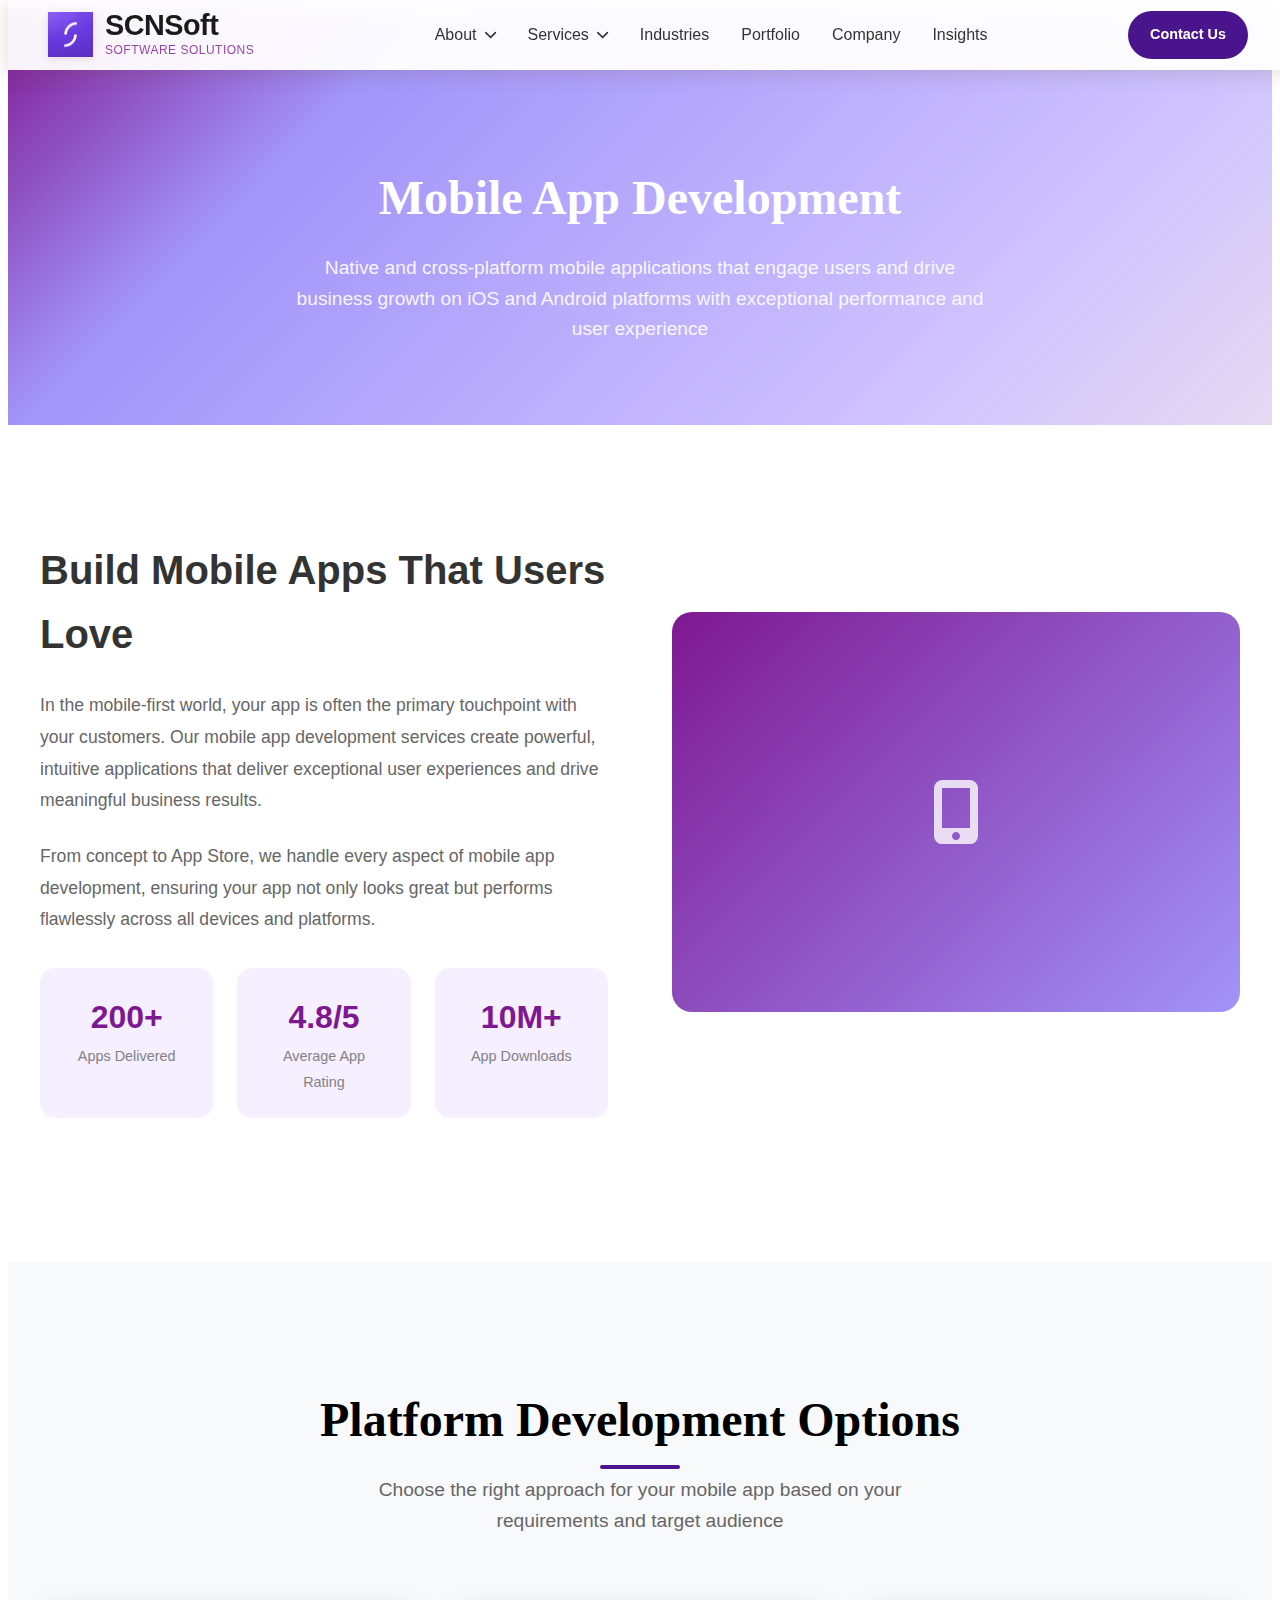
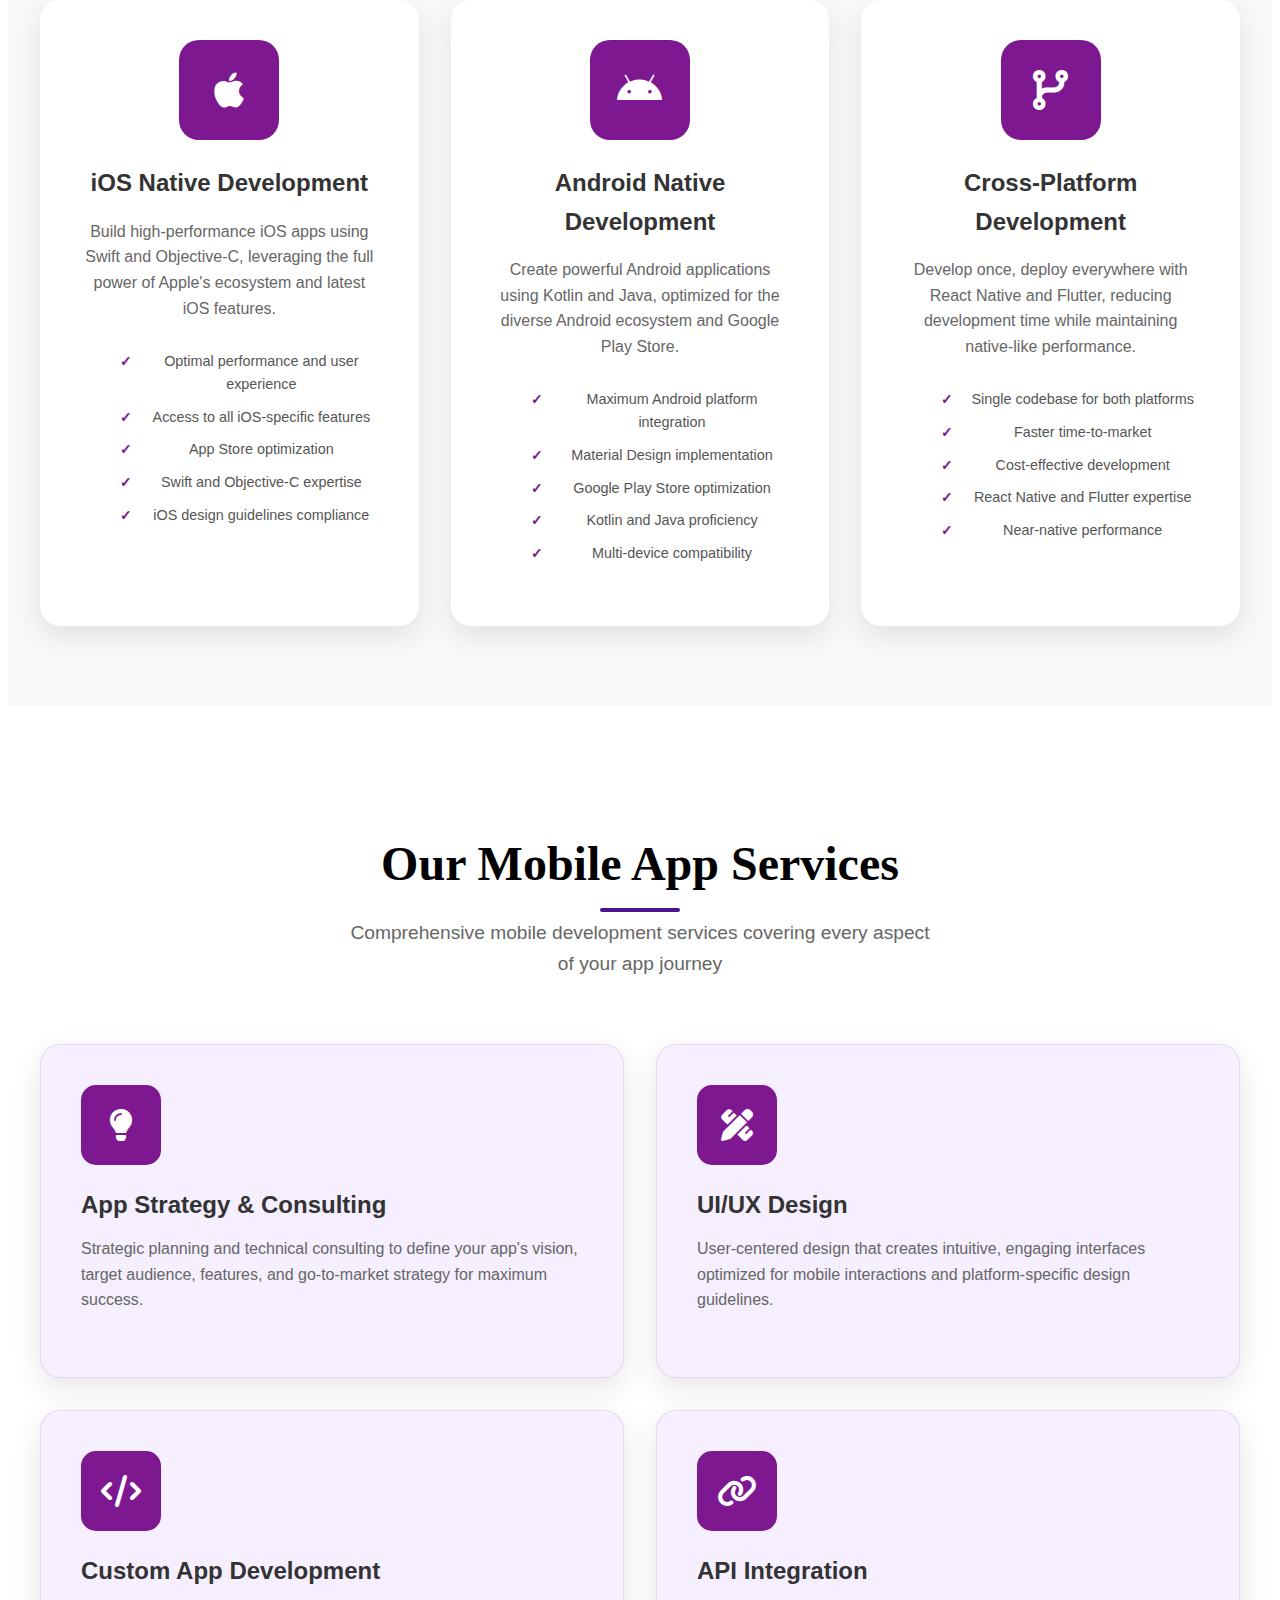
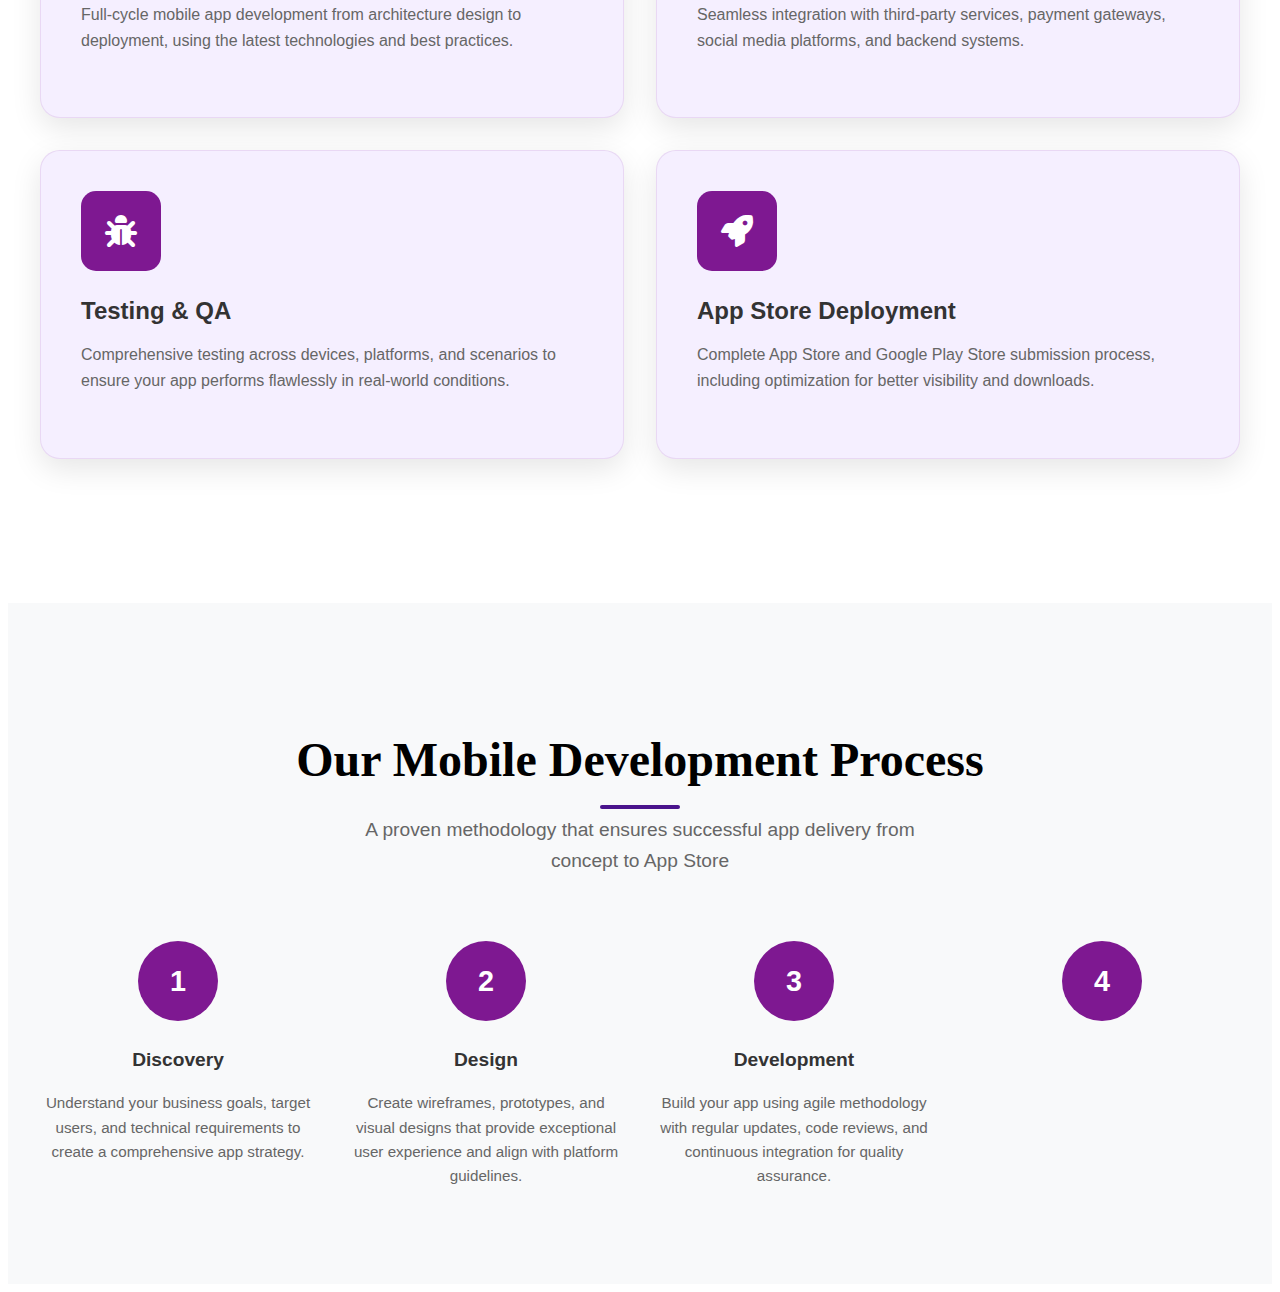
<file: Major Project/docs/mobile-app-development.html>
<!DOCTYPE html>
<html lang="en">
<head>
    <meta charset="UTF-8">
    <meta name="viewport" content="width=device-width, initial-scale=1.0">
    <title>Mobile App Development - SRBBHX</title>
    <link rel="stylesheet" href="/Major Project/CSS/style.css">
    <link href="https://cdnjs.cloudflare.com/ajax/libs/font-awesome/6.0.0/css/all.min.css" rel="stylesheet">
    <style>
        .page-header {
            background: linear-gradient(135deg, #7E1891 0%, #A294F9 25%, #CDC1FF 75%, #E5D9F2 100%);
            padding: 120px 0 80px;
            text-align: center;
            color: white;
        }
        .page-title {
            font-size: 3rem;
            font-weight: 700;
            margin-bottom: 1rem;
        }
        .page-subtitle {
            font-size: 1.2rem;
            opacity: 0.9;
            max-width: 700px;
            margin: 0 auto;
        }
        .content-section {
            padding: 80px 0;
        }
        .content-container {
            max-width: 1200px;
            margin: 0 auto;
            padding: 0 20px;
        }
        .service-overview {
            display: grid;
            grid-template-columns: 1fr 1fr;
            gap: 4rem;
            align-items: center;
            margin-bottom: 4rem;
        }
        .overview-text h2 {
            font-size: 2.5rem;
            color: #333;
            margin-bottom: 1.5rem;
        }
        .overview-text p {
            font-size: 1.1rem;
            line-height: 1.8;
            color: #666;
            margin-bottom: 1.5rem;
        }
        .mobile-stats {
            display: grid;
            grid-template-columns: repeat(3, 1fr);
            gap: 1.5rem;
            margin-top: 2rem;
        }
        .stat-item {
            text-align: center;
            padding: 1.5rem;
            background: #F5EFFF;
            border-radius: 15px;
        }
        .stat-number {
            font-size: 2rem;
            font-weight: 700;
            color: #7E1891;
            display: block;
        }
        .stat-label {
            font-size: 0.9rem;
            color: #666;
            margin-top: 0.5rem;
        }
        .overview-visual {
            text-align: center;
        }
        .platforms-section {
            background: #f8f9fa;
            padding: 80px 0;
        }
        .platforms-grid {
            display: grid;
            grid-template-columns: repeat(3, 1fr);
            gap: 2rem;
            margin-top: 3rem;
        }
        .platform-card {
            background: white;
            padding: 2.5rem;
            border-radius: 20px;
            text-align: center;
            box-shadow: 0 10px 30px rgba(0,0,0,0.1);
            transition: transform 0.3s ease;
        }
        .platform-card:hover {
            transform: translateY(-10px);
        }
        .platform-icon {
            width: 100px;
            height: 100px;
            background: #7E1891;
            border-radius: 20px;
            display: flex;
            align-items: center;
            justify-content: center;
            margin: 0 auto 1.5rem;
        }
        .platform-icon i {
            font-size: 2.5rem;
            color: white;
        }
        .platform-title {
            font-size: 1.5rem;
            font-weight: 700;
            color: #333;
            margin-bottom: 1rem;
        }
        .platform-description {
            color: #666;
            line-height: 1.6;
            margin-bottom: 1.5rem;
        }
        .platform-features {
            list-style: none;
        }
        .platform-features li {
            padding: 0.3rem 0;
            color: #555;
            position: relative;
            padding-left: 1.5rem;
            font-size: 0.9rem;
        }
        .platform-features li::before {
            content: '✓';
            position: absolute;
            left: 0;
            color: #7E1891;
            font-weight: bold;
        }
        .services-section {
            padding: 80px 0;
        }
        .services-grid {
            display: grid;
            grid-template-columns: repeat(2, 1fr);
            gap: 2rem;
            margin-top: 3rem;
        }
        .service-card {
            background: #F5EFFF;
            padding: 2.5rem;
            border-radius: 20px;
            border: 1px solid rgba(126, 24, 145, 0.1);
        }
        .service-icon {
            width: 80px;
            height: 80px;
            background: #7E1891;
            border-radius: 15px;
            display: flex;
            align-items: center;
            justify-content: center;
            margin-bottom: 1.5rem;
        }
        .service-icon i {
            font-size: 2rem;
            color: white;
        }
        .service-title {
            font-size: 1.5rem;
            font-weight: 700;
            color: #333;
            margin-bottom: 1rem;
        }
        .service-description {
            color: #666;
            line-height: 1.6;
        }
        .process-section {
            background: #f8f9fa;
            padding: 80px 0;
        }
        .process-steps {
            display: grid;
            grid-template-columns: repeat(4, 1fr);
            gap: 2rem;
            margin-top: 3rem;
        }
        .process-step {
            text-align: center;
            position: relative;
        }
        .step-number {
            width: 80px;
            height: 80px;
            background: #7E1891;
            border-radius: 50%;
            display: flex;
            align-items: center;
            justify-content: center;
            margin: 0 auto 1.5rem;
            font-size: 1.8rem;
            font-weight: 700;
            color: white;
        }
        .step-title {
            font-size: 1.2rem;
            font-weight: 700;
            color: #333;
            margin-bottom: 1rem;
        }
        .step-description {
            color: #666;
            line-height: 1.6;
            font-size: 0.95rem;
        }
        .technologies-section {
            padding: 80px 0;
        }
        .tech-categories {
            display: grid;
            grid-template-columns: repeat(2, 1fr);
            gap: 3rem;
            margin-top: 3rem;
        }
        .tech-category {
            background: white;
            padding: 2.5rem;
            border-radius: 20px;
            box-shadow: 0 10px 30px rgba(0,0,0,0.1);
        }
        .tech-category h3 {
            font-size: 1.5rem;
            font-weight: 700;
            color: #333;
            margin-bottom: 1.5rem;
            display: flex;
            align-items: center;
            gap: 1rem;
        }
        .tech-category i {
            font-size: 2rem;
            color: #7E1891;
        }
        .tech-list {
            display: grid;
            grid-template-columns: repeat(2, 1fr);
            gap: 1rem;
        }
        .tech-item {
            display: flex;
            align-items: center;
            gap: 0.8rem;
            padding: 0.8rem;
            background: #F5EFFF;
            border-radius: 10px;
        }
        .tech-item i {
            font-size: 1.5rem;
            color: #7E1891;
        }
        .tech-name {
            font-weight: 600;
            color: #333;
        }
        .portfolio-section {
            background: #f8f9fa;
            padding: 80px 0;
        }
        .portfolio-grid {
            display: grid;
            grid-template-columns: repeat(3, 1fr);
            gap: 2rem;
            margin-top: 3rem;
        }
        .portfolio-item {
            background: white;
            border-radius: 20px;
            overflow: hidden;
            box-shadow: 0 10px 30px rgba(0,0,0,0.1);
            transition: transform 0.3s ease;
        }
        .portfolio-item:hover {
            transform: translateY(-10px);
        }
        .portfolio-image {
            height: 250px;
            background: linear-gradient(135deg, #7E1891, #A294F9);
            display: flex;
            align-items: center;
            justify-content: center;
            position: relative;
        }
        .portfolio-image i {
            font-size: 4rem;
            color: white;
            opacity: 0.8;
        }
        .portfolio-content {
            padding: 2rem;
        }
        .portfolio-title {
            font-size: 1.3rem;
            font-weight: 700;
            color: #333;
            margin-bottom: 0.5rem;
        }
        .portfolio-category {
            color: #7E1891;
            font-weight: 600;
            font-size: 0.9rem;
            margin-bottom: 1rem;
        }
        .portfolio-description {
            color: #666;
            line-height: 1.6;
            margin-bottom: 1.5rem;
        }
        .portfolio-features {
            display: flex;
            flex-wrap: wrap;
            gap: 0.5rem;
        }
        .feature-tag {
            background: #F5EFFF;
            color: #7E1891;
            padding: 0.3rem 0.8rem;
            border-radius: 15px;
            font-size: 0.8rem;
            font-weight: 600;
        }
        .cta-section {
            background: linear-gradient(135deg, #7E1891, #A294F9);
            padding: 80px 0;
            text-align: center;
            color: white;
        }
        .cta-content h2 {
            font-size: 2.5rem;
            font-weight: 700;
            margin-bottom: 1rem;
        }
        .cta-content p {
            font-size: 1.2rem;
            margin-bottom: 2rem;
            opacity: 0.9;
        }
        .cta-buttons {
            display: flex;
            gap: 1rem;
            justify-content: center;
            flex-wrap: wrap;
        }
        .cta-button {
            background: white;
            color: #7E1891;
            padding: 15px 30px;
            border-radius: 50px;
            text-decoration: none;
            font-weight: 700;
            transition: all 0.3s ease;
            display: inline-block;
        }
        .cta-button:hover {
            transform: translateY(-3px);
            box-shadow: 0 10px 30px rgba(0,0,0,0.3);
        }
        .cta-button.secondary {
            background: transparent;
            color: white;
            border: 2px solid white;
        }
        .cta-button.secondary:hover {
            background: white;
            color: #7E1891;
        }
        @media (max-width: 768px) {
            .service-overview, .services-grid, .tech-categories {
                grid-template-columns: 1fr;
                gap: 2rem;
            }
            .platforms-grid, .portfolio-grid {
                grid-template-columns: 1fr;
            }
            .process-steps {
                grid-template-columns: repeat(2, 1fr);
            }
            .mobile-stats {
                grid-template-columns: 1fr;
            }
            .tech-list {
                grid-template-columns: 1fr;
            }
            .page-title {
                font-size: 2.5rem;
            }
            .cta-buttons {
                flex-direction: column;
                align-items: center;
            }
        }
        @media (max-width: 480px) {
            .process-steps {
                grid-template-columns: 1fr;
            }
        }
    </style>
</head>
<body>
    <!-- Navigation Bar -->
    <nav class="navbar">
        <div class="nav-container">
            <div class="nav-logo">
                <a href="/Major Project/HTML/index.html" class="logo-link">
                    <div class="logo-container">
                        <img src="/Major Project/ASSETS/IMAGES/scnsoft-logo.png" alt="SCNSoft Logo" class="logo-image">
                        <div class="logo-text-container">
                            <span class="logo-text">SCNSoft</span>
                            <span class="logo-tagline">Software Solutions</span>
                        </div>
                    </div>
                </a>
            </div>
            
            <div class="nav-menu" id="nav-menu">
                <ul class="nav-list">
                    <li class="nav-item dropdown about-dropdown">
                        <a href="#about" class="nav-link dropdown-toggle">
                            About <i class="fas fa-chevron-down"></i>
                        </a>
                        <div class="dropdown-menu about-dropdown-menu">
                            <div class="dropdown-container about-dropdown-container">
                                <div class="dropdown-column">
                                    <h4 class="dropdown-category">Company</h4>
                                    <ul class="dropdown-list">
                                        <li><a href="about-company.html">About Company</a></li>
                                        <li><a href="mission.html">Mission</a></li>
                                        <li><a href="leadership.html">Leadership</a></li>
                                        <li><a href="our-team.html">Our Team</a></li>
                                        <li><a href="portfolio.html">Portfolio</a></li>
                                        <li><a href="client-reviews.html">Client Reviews</a></li>
                                        <li><a href="partners.html">Partners</a></li>
                                        <li><a href="locations.html">Locations</a></li>
                                    </ul>
                                </div>
                                
                                <div class="dropdown-column">
                                    <h4 class="dropdown-category">Approach</h4>
                                    <ul class="dropdown-list">
                                        <li><a href="where-to-start.html">Where to Start</a></li>
                                        <li><a href="pricing-models.html">Pricing Models</a></li>
                                        <li><a href="software-development-approach.html">Approach to Software Development</a></li>
                                        <li><a href="security-management-approach.html">Approach to Security Management</a></li>
                                        <li><a href="technology-partnership.html">Technology Partnership</a></li>
                                        <li><a href="sustainability-policy.html">Sustainability Policy</a></li>
                                        <li><a href="faq.html">FAQ</a></li>
                                    </ul>
                                </div>
                                
                                <div class="dropdown-column">
                                    <h4 class="dropdown-category">Recognition</h4>
                                    <ul class="dropdown-list">
                                        <li><a href="testimonials.html">Testimonials</a></li>
                                        <li><a href="awards.html">Awards</a></li>
                                    </ul>
                                </div>
                                
                                <div class="dropdown-column">
                                    <h4 class="dropdown-category">Join Us</h4>
                                    <ul class="dropdown-list">
                                        <li><a href="careers.html">Careers</a></li>
                                        <li><a href="become-agent.html">Become Our Agent</a></li>
                                        <li><a href="referral-program.html">Referral Program</a></li>
                                    </ul>
                                </div>
                                
                                <div class="dropdown-column">
                                    <h4 class="dropdown-category">Insights & News</h4>
                                    <ul class="dropdown-list">
                                        <li><a href="thought-leadership.html">Thought Leadership</a></li>
                                        <li><a href="news.html">News</a></li>
                                        <li><a href="for-journalists.html">For Journalists</a></li>
                                        <li><a href="experts-media.html">Our Experts for Media</a></li>
                                    </ul>
                                </div>
                            </div>
                        </div>
                    </li>
                    <li class="nav-item dropdown">
                        <a href="#services" class="nav-link dropdown-toggle">
                            Services <i class="fas fa-chevron-down"></i>
                        </a>
                        <div class="dropdown-menu">
                            <div class="dropdown-container">
                                <div class="dropdown-column">
                                    <h4 class="dropdown-title">Solutions.</h4>
                                    <p class="dropdown-subtitle">Get software development services, built around your needs:</p>
                                    <ul class="dropdown-list">
                                        <li><a href="staff-augmentation.html">Staff Augmentation</a></li>
                                        <li><a href="dedicated-teams.html">Dedicated Teams</a></li>
                                        <li><a href="software-outsourcing.html">Software Outsourcing</a></li>
                                    </ul>
                                </div>
                                
                                <div class="dropdown-column">
                                    <h4 class="dropdown-category">TOP SOLUTIONS</h4>
                                    <ul class="dropdown-list">
                                        <li><a href="custom-software-development.html">Custom Software Development</a></li>
                                        <li><a href="web-development.html">Web Development</a></li>
                                        <li><a href="mobile-app-development.html">Mobile App Development</a></li>
                                        <li><a href="cloud-solutions.html">Cloud Solutions</a></li>
                                        <li><a href="data-analytics-bi.html">Data Analytics & BI</a></li>
                                        <li><a href="ai-development.html">AI Development</a></li>
                                        <li><a href="devops-automation.html">DevOps & Automation</a></li>
                                        <li><a href="ux-ui-design.html">UX/UI Design</a></li>
                                    </ul>
                                </div>
                                
                                <div class="dropdown-column">
                                    <h4 class="dropdown-category">ENTERPRISE FOCUSED</h4>
                                    <ul class="dropdown-list">
                                        <li><a href="enterprise-software.html">Enterprise Software</a></li>
                                        <li><a href="legacy-modernization.html">Legacy Modernization</a></li>
                                        <li><a href="system-integration.html">System Integration</a></li>
                                        <li><a href="digital-transformation.html">Digital Transformation</a></li>
                                        <li><a href="it-consulting.html">IT Consulting</a></li>
                                        <li><a href="cybersecurity.html">Cybersecurity</a></li>
                                        <li><a href="erp-development.html">ERP Development</a></li>
                                        <li><a href="crm-systems.html">CRM Systems</a></li>
                                    </ul>
                                </div>
                            </div>
                        </div>
                    </li>
                    <li class="nav-item">
                        <a href="index.html#industries" class="nav-link">Industries</a>
                    </li>
                    <li class="nav-item">
                        <a href="index.html#portfolio" class="nav-link">Portfolio</a>
                    </li>
                    <li class="nav-item">
                        <a href="index.html#company" class="nav-link">Company</a>
                    </li>
                    <li class="nav-item">
                        <a href="index.html#insights" class="nav-link">Insights</a>
                    </li>
                </ul>
            </div>
            
            <div class="nav-actions">
                <a href="#contact" class="nav-contact-btn">Contact Us</a>
                <div class="nav-toggle" id="nav-toggle">
                    <span class="bar"></span>
                    <span class="bar"></span>
                    <span class="bar"></span>
                </div>
            </div>
        </div>
    </nav>

    <!-- Page Header -->
    <section class="page-header">
        <div class="content-container">
            <h1 class="page-title">Mobile App Development</h1>
            <p class="page-subtitle">
                Native and cross-platform mobile applications that engage users and drive business growth 
                on iOS and Android platforms with exceptional performance and user experience
            </p>
        </div>
    </section>

    <!-- Service Overview -->
    <section class="content-section">
        <div class="content-container">
            <div class="service-overview">
                <div class="overview-text">
                    <h2>Build Mobile Apps That Users Love</h2>
                    <p>
                        In the mobile-first world, your app is often the primary touchpoint with your customers. 
                        Our mobile app development services create powerful, intuitive applications that deliver 
                        exceptional user experiences and drive meaningful business results.
                    </p>
                    <p>
                        From concept to App Store, we handle every aspect of mobile app development, ensuring 
                        your app not only looks great but performs flawlessly across all devices and platforms.
                    </p>
                    <div class="mobile-stats">
                        <div class="stat-item">
                            <span class="stat-number">200+</span>
                            <span class="stat-label">Apps Delivered</span>
                        </div>
                        <div class="stat-item">
                            <span class="stat-number">4.8/5</span>
                            <span class="stat-label">Average App Rating</span>
                        </div>
                        <div class="stat-item">
                            <span class="stat-number">10M+</span>
                            <span class="stat-label">App Downloads</span>
                        </div>
                    </div>
                </div>
                <div class="overview-visual">
                    <div style="width: 100%; height: 400px; background: linear-gradient(135deg, #7E1891, #A294F9); border-radius: 20px; display: flex; align-items: center; justify-content: center;">
                        <i class="fas fa-mobile-alt" style="font-size: 4rem; color: white; opacity: 0.8;"></i>
                    </div>
                </div>
            </div>
        </div>
    </section>

    <!-- Platform Options -->
    <section class="platforms-section">
        <div class="content-container">
            <div class="section-header">
                <h2 class="section-title">Platform Development Options</h2>
                <p class="section-subtitle">
                    Choose the right approach for your mobile app based on your requirements and target audience
                </p>
            </div>
            
            <div class="platforms-grid">
                <div class="platform-card">
                    <div class="platform-icon">
                        <i class="fab fa-apple"></i>
                    </div>
                    <h3 class="platform-title">iOS Native Development</h3>
                    <p class="platform-description">
                        Build high-performance iOS apps using Swift and Objective-C, leveraging the full 
                        power of Apple's ecosystem and latest iOS features.
                    </p>
                    <ul class="platform-features">
                        <li>Optimal performance and user experience</li>
                        <li>Access to all iOS-specific features</li>
                        <li>App Store optimization</li>
                        <li>Swift and Objective-C expertise</li>
                        <li>iOS design guidelines compliance</li>
                    </ul>
                </div>
                
                <div class="platform-card">
                    <div class="platform-icon">
                        <i class="fab fa-android"></i>
                    </div>
                    <h3 class="platform-title">Android Native Development</h3>
                    <p class="platform-description">
                        Create powerful Android applications using Kotlin and Java, optimized for the 
                        diverse Android ecosystem and Google Play Store.
                    </p>
                    <ul class="platform-features">
                        <li>Maximum Android platform integration</li>
                        <li>Material Design implementation</li>
                        <li>Google Play Store optimization</li>
                        <li>Kotlin and Java proficiency</li>
                        <li>Multi-device compatibility</li>
                    </ul>
                </div>
                
                <div class="platform-card">
                    <div class="platform-icon">
                        <i class="fas fa-code-branch"></i>
                    </div>
                    <h3 class="platform-title">Cross-Platform Development</h3>
                    <p class="platform-description">
                        Develop once, deploy everywhere with React Native and Flutter, reducing development 
                        time while maintaining native-like performance.
                    </p>
                    <ul class="platform-features">
                        <li>Single codebase for both platforms</li>
                        <li>Faster time-to-market</li>
                        <li>Cost-effective development</li>
                        <li>React Native and Flutter expertise</li>
                        <li>Near-native performance</li>
                    </ul>
                </div>
            </div>
        </div>
    </section>

    <!-- Mobile App Services -->
    <section class="services-section">
        <div class="content-container">
            <div class="section-header">
                <h2 class="section-title">Our Mobile App Services</h2>
                <p class="section-subtitle">
                    Comprehensive mobile development services covering every aspect of your app journey
                </p>
            </div>
            
            <div class="services-grid">
                <div class="service-card">
                    <div class="service-icon">
                        <i class="fas fa-lightbulb"></i>
                    </div>
                    <h3 class="service-title">App Strategy & Consulting</h3>
                    <p class="service-description">
                        Strategic planning and technical consulting to define your app's vision, target audience, 
                        features, and go-to-market strategy for maximum success.
                    </p>
                </div>
                
                <div class="service-card">
                    <div class="service-icon">
                        <i class="fas fa-pencil-ruler"></i>
                    </div>
                    <h3 class="service-title">UI/UX Design</h3>
                    <p class="service-description">
                        User-centered design that creates intuitive, engaging interfaces optimized for mobile 
                        interactions and platform-specific design guidelines.
                    </p>
                </div>
                
                <div class="service-card">
                    <div class="service-icon">
                        <i class="fas fa-code"></i>
                    </div>
                    <h3 class="service-title">Custom App Development</h3>
                    <p class="service-description">
                        Full-cycle mobile app development from architecture design to deployment, using 
                        the latest technologies and best practices.
                    </p>
                </div>
                
                <div class="service-card">
                    <div class="service-icon">
                        <i class="fas fa-link"></i>
                    </div>
                    <h3 class="service-title">API Integration</h3>
                    <p class="service-description">
                        Seamless integration with third-party services, payment gateways, social media 
                        platforms, and backend systems.
                    </p>
                </div>
                
                <div class="service-card">
                    <div class="service-icon">
                        <i class="fas fa-bug"></i>
                    </div>
                    <h3 class="service-title">Testing & QA</h3>
                    <p class="service-description">
                        Comprehensive testing across devices, platforms, and scenarios to ensure your 
                        app performs flawlessly in real-world conditions.
                    </p>
                </div>
                
                <div class="service-card">
                    <div class="service-icon">
                        <i class="fas fa-rocket"></i>
                    </div>
                    <h3 class="service-title">App Store Deployment</h3>
                    <p class="service-description">
                        Complete App Store and Google Play Store submission process, including optimization 
                        for better visibility and downloads.
                    </p>
                </div>
            </div>
        </div>
    </section>

    <!-- Development Process -->
    <section class="process-section">
        <div class="content-container">
            <div class="section-header">
                <h2 class="section-title">Our Mobile Development Process</h2>
                <p class="section-subtitle">
                    A proven methodology that ensures successful app delivery from concept to App Store
                </p>
            </div>
            
            <div class="process-steps">
                <div class="process-step">
                    <div class="step-number">1</div>
                    <h3 class="step-title">Discovery</h3>
                    <p class="step-description">
                        Understand your business goals, target users, and technical requirements to create 
                        a comprehensive app strategy.
                    </p>
                </div>
                
                <div class="process-step">
                    <div class="step-number">2</div>
                    <h3 class="step-title">Design</h3>
                    <p class="step-description">
                        Create wireframes, prototypes, and visual designs that provide exceptional user 
                        experience and align with platform guidelines.
                    </p>
                </div>
                
                <div class="process-step">
                    <div class="step-number">3</div>
                    <h3 class="step-title">Development</h3>
                    <p class="step-description">
                        Build your app using agile methodology with regular updates, code reviews, and 
                        continuous integration for quality assurance.
                    </p>
                </div>
                
                <div class="process-step">
                    <div class="step-number">4</div>
                    <h3 class="step-title
</file>
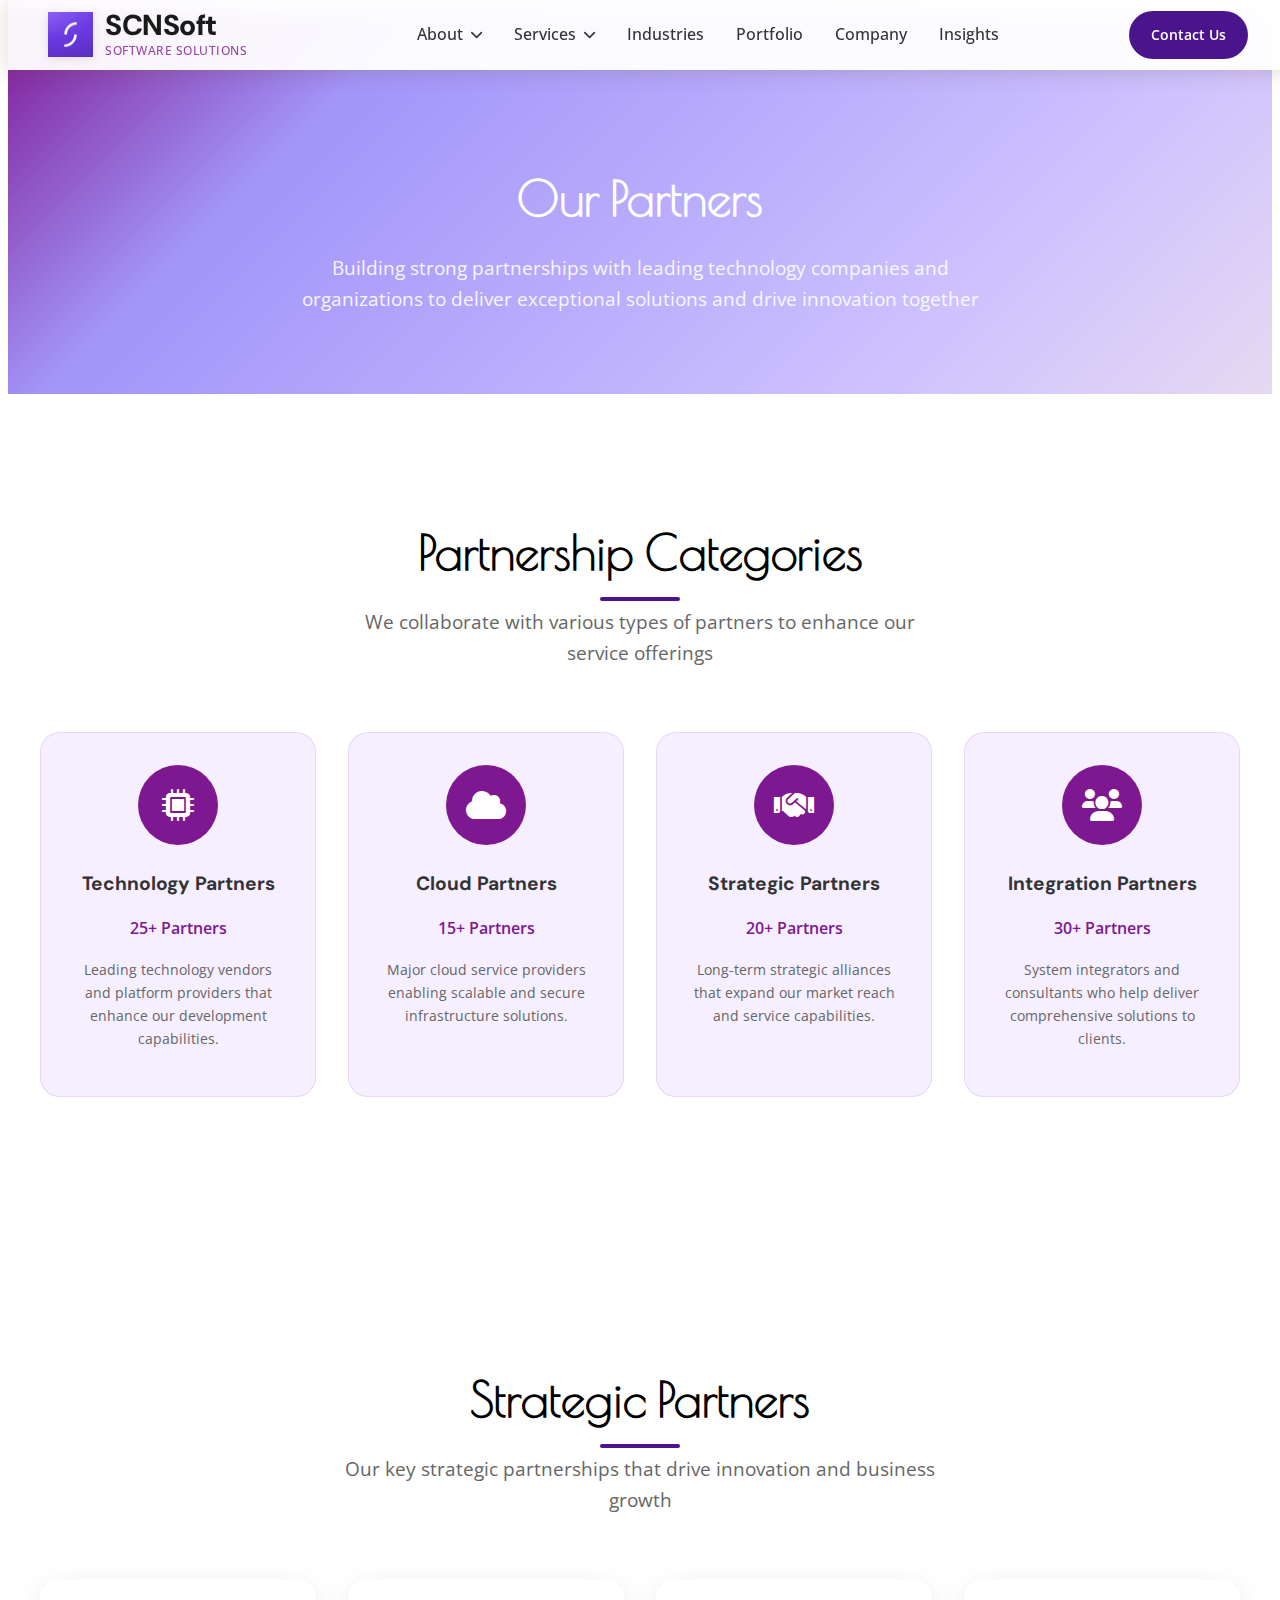
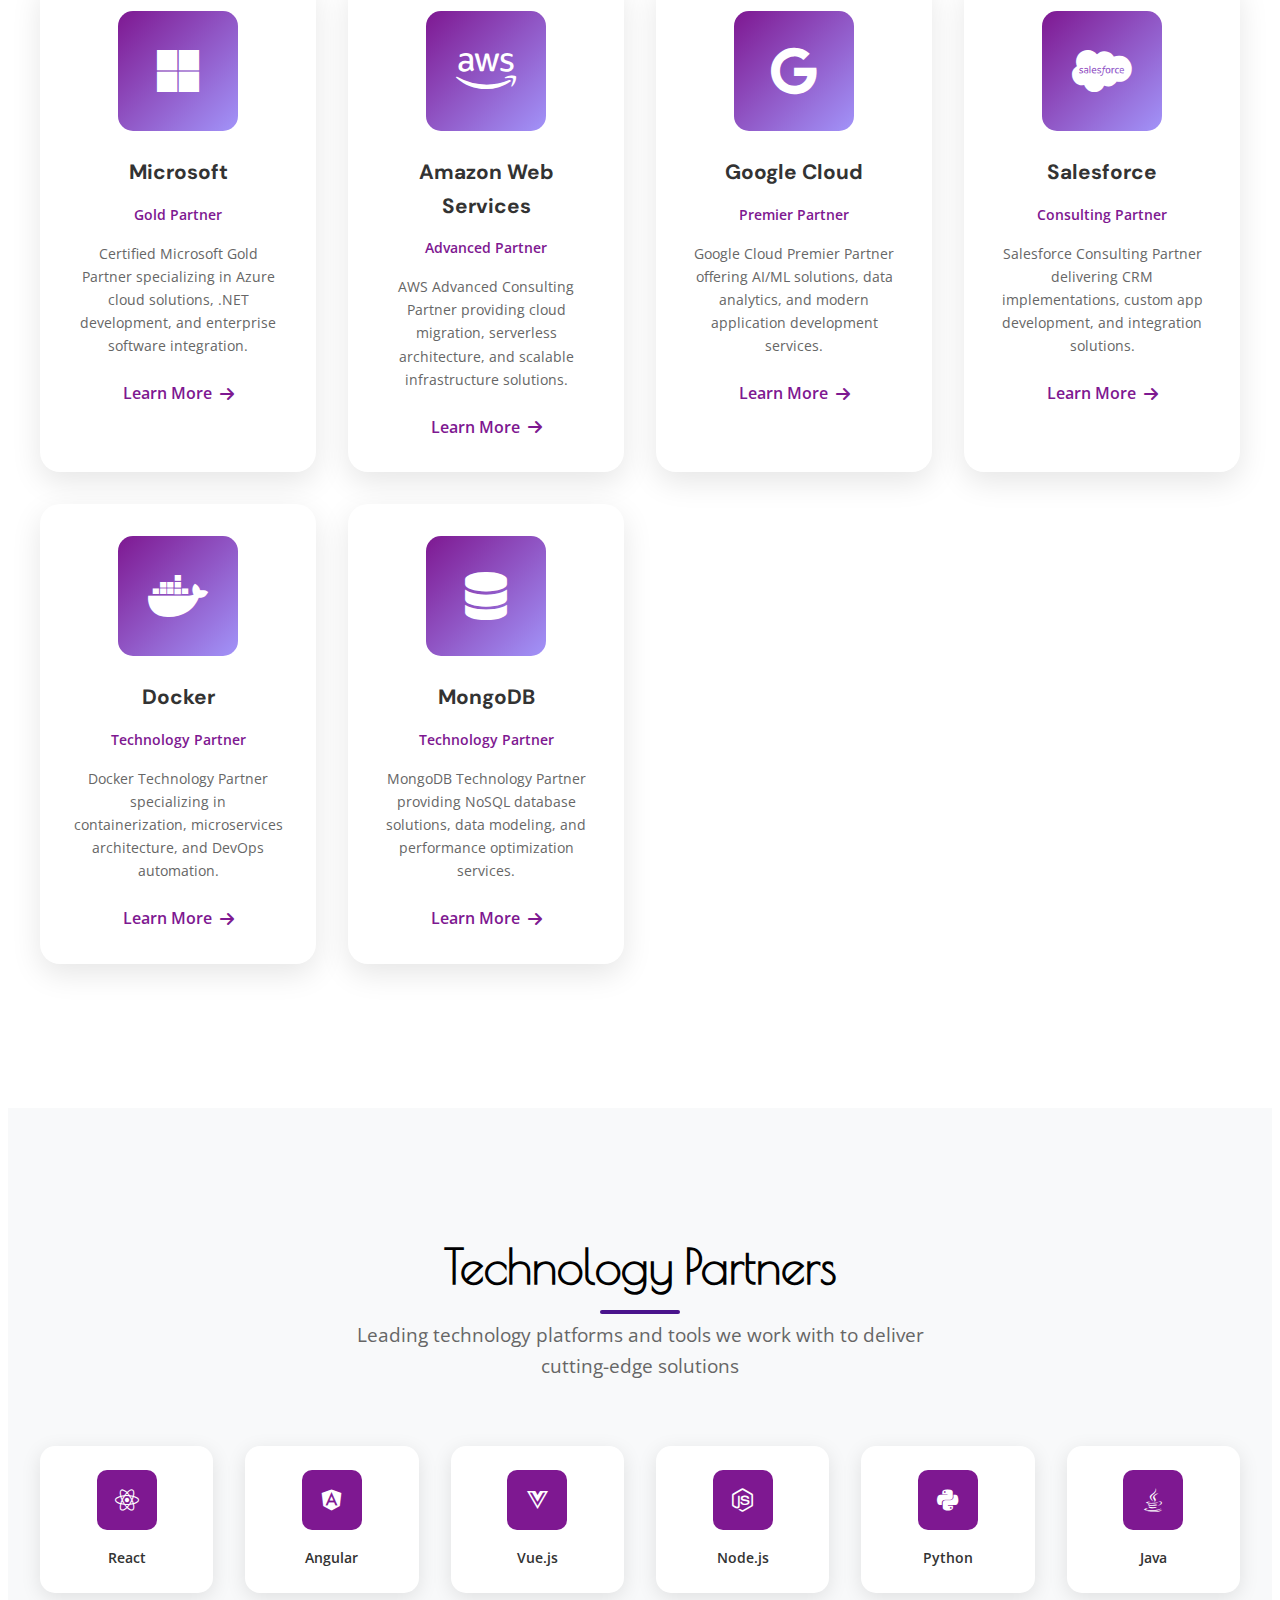
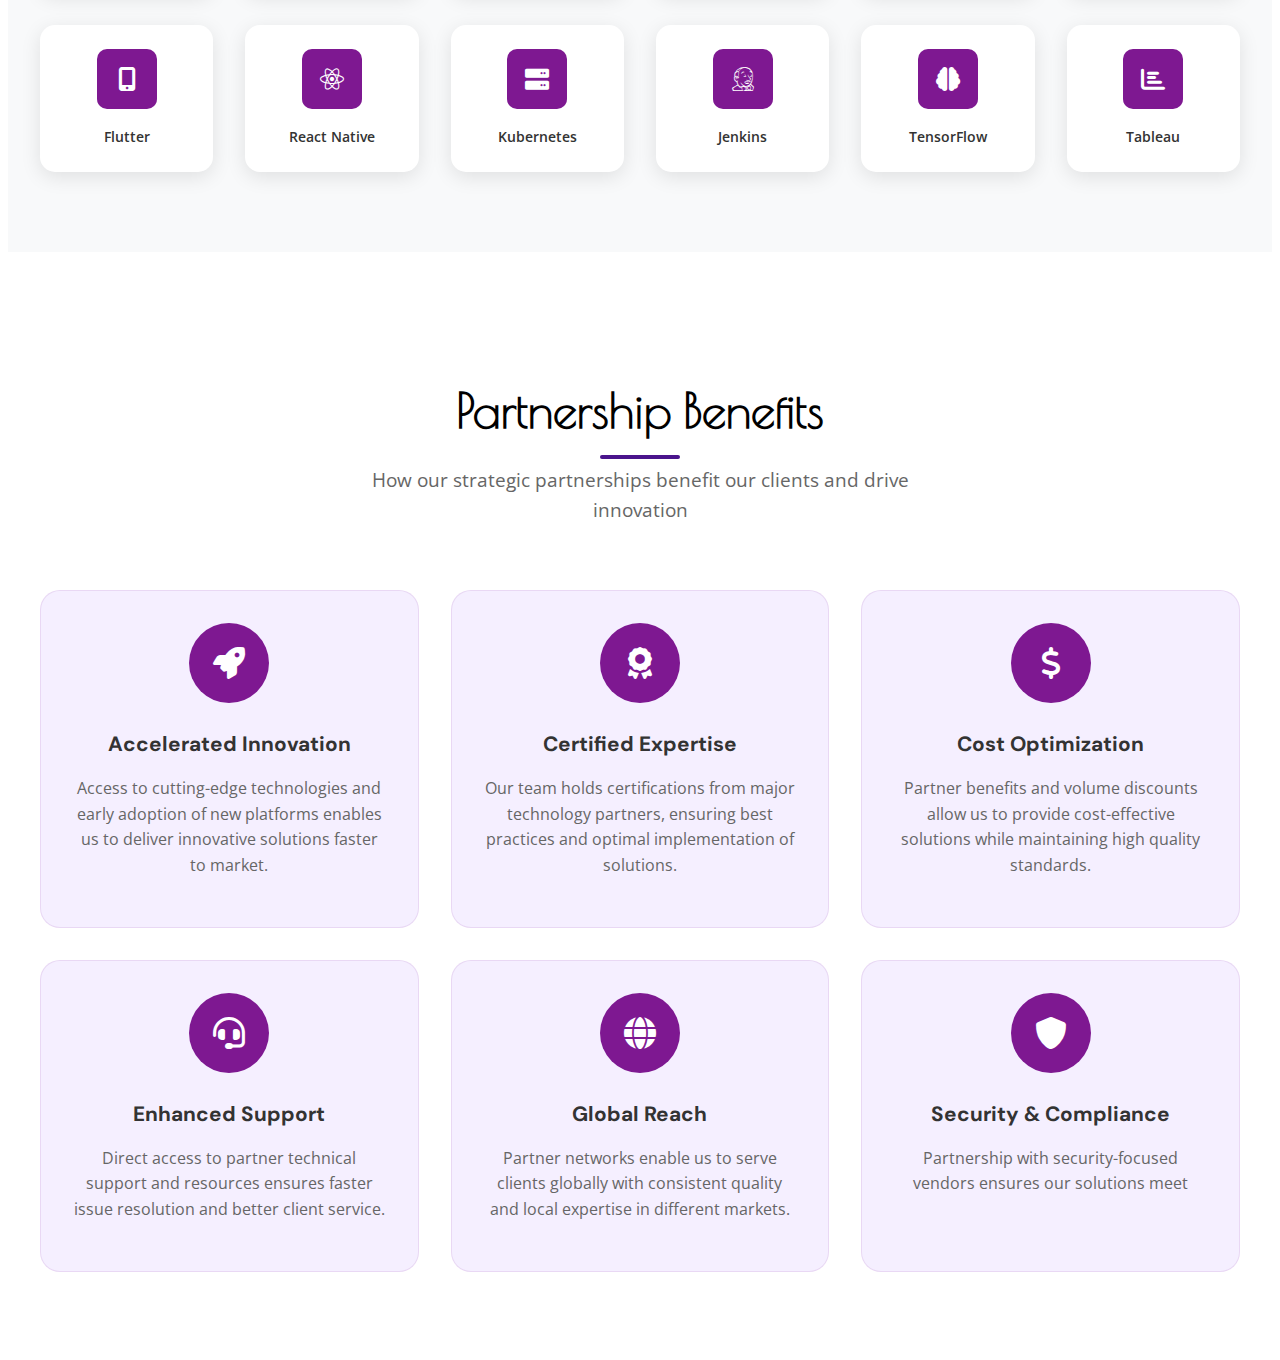
<file: Major Project/docs/partners.html>
<!DOCTYPE html>
<html lang="en">
<head>
    <meta charset="UTF-8">
    <meta name="viewport" content="width=device-width, initial-scale=1.0">
    <title>Partners - SRBBHX Software Development</title>
    <link rel="preconnect" href="https://fonts.googleapis.com">
    <link rel="preconnect" href="https://fonts.gstatic.com" crossorigin>
    <link href="https://fonts.googleapis.com/css2?family=DM+Sans:ital,opsz,wght@0,9..40,100..1000;1,9..40,100..1000&family=Open+Sans:ital,wght@0,300..800;1,300..800&family=Poiret+One&family=Roboto+Mono:ital,wght@0,100..700;1,100..700&display=swap" rel="stylesheet">
    <link rel="stylesheet" href="/Major Project/CSS/style.css">
    <link href="https://cdnjs.cloudflare.com/ajax/libs/font-awesome/6.0.0/css/all.min.css" rel="stylesheet">
    <style>
        .page-header {
            background: linear-gradient(135deg, #7E1891 0%, #A294F9 25%, #CDC1FF 75%, #E5D9F2 100%);
            padding: 120px 0 80px;
            text-align: center;
            color: white;
        }
        .page-title {
            font-size: 3rem;
            font-weight: 700;
            margin-bottom: 1rem;
        }
        .page-subtitle {
            font-size: 1.2rem;
            opacity: 0.9;
            max-width: 700px;
            margin: 0 auto;
        }
        .content-section {
            padding: 80px 0;
        }
        .content-container {
            max-width: 1200px;
            margin: 0 auto;
            padding: 0 20px;
        }
        .partner-categories {
            display: grid;
            grid-template-columns: repeat(4, 1fr);
            gap: 2rem;
            margin-bottom: 4rem;
        }
        .category-card {
            background: #F5EFFF;
            padding: 2rem;
            border-radius: 20px;
            text-align: center;
            border: 1px solid rgba(126, 24, 145, 0.1);
            transition: transform 0.3s ease;
        }
        .category-card:hover {
            transform: translateY(-5px);
        }
        .category-icon {
            width: 80px;
            height: 80px;
            background: #7E1891;
            border-radius: 50%;
            display: flex;
            align-items: center;
            justify-content: center;
            margin: 0 auto 1.5rem;
        }
        .category-icon i {
            font-size: 2rem;
            color: white;
        }
        .category-title {
            font-size: 1.2rem;
            font-weight: 700;
            color: #333;
            margin-bottom: 0.5rem;
        }
        .category-count {
            color: #7E1891;
            font-weight: 600;
            margin-bottom: 1rem;
        }
        .category-description {
            color: #666;
            font-size: 0.9rem;
            line-height: 1.6;
        }
        .partners-grid {
            display: grid;
            grid-template-columns: repeat(auto-fit, minmax(250px, 1fr));
            gap: 2rem;
            margin-bottom: 4rem;
        }
        .partner-card {
            background: white;
            padding: 2rem;
            border-radius: 20px;
            text-align: center;
            box-shadow: 0 10px 30px rgba(0,0,0,0.1);
            transition: transform 0.3s ease;
        }
        .partner-card:hover {
            transform: translateY(-10px);
        }
        .partner-logo {
            width: 120px;
            height: 120px;
            background: linear-gradient(135deg, #7E1891, #A294F9);
            border-radius: 15px;
            display: flex;
            align-items: center;
            justify-content: center;
            margin: 0 auto 1.5rem;
        }
        .partner-logo i {
            font-size: 3rem;
            color: white;
        }
        .partner-name {
            font-size: 1.3rem;
            font-weight: 700;
            color: #333;
            margin-bottom: 0.5rem;
        }
        .partner-type {
            color: #7E1891;
            font-weight: 600;
            font-size: 0.9rem;
            margin-bottom: 1rem;
        }
        .partner-description {
            color: #666;
            line-height: 1.6;
            margin-bottom: 1.5rem;
            font-size: 0.9rem;
        }
        .partner-link {
            color: #7E1891;
            text-decoration: none;
            font-weight: 600;
            display: inline-flex;
            align-items: center;
            gap: 0.5rem;
            transition: color 0.3s ease;
        }
        .partner-link:hover {
            color: #A294F9;
        }
        .technology-partners {
            background: #f8f9fa;
            padding: 80px 0;
        }
        .tech-grid {
            display: grid;
            grid-template-columns: repeat(6, 1fr);
            gap: 2rem;
            margin-top: 3rem;
        }
        .tech-partner {
            background: white;
            padding: 1.5rem;
            border-radius: 15px;
            text-align: center;
            box-shadow: 0 5px 20px rgba(0,0,0,0.1);
            transition: transform 0.3s ease;
        }
        .tech-partner:hover {
            transform: translateY(-5px);
        }
        .tech-logo {
            width: 60px;
            height: 60px;
            background: #7E1891;
            border-radius: 10px;
            display: flex;
            align-items: center;
            justify-content: center;
            margin: 0 auto 1rem;
        }
        .tech-logo i {
            font-size: 1.5rem;
            color: white;
        }
        .tech-name {
            font-size: 0.9rem;
            font-weight: 600;
            color: #333;
        }
        .partnership-benefits {
            padding: 80px 0;
        }
        .benefits-grid {
            display: grid;
            grid-template-columns: repeat(3, 1fr);
            gap: 2rem;
            margin-top: 3rem;
        }
        .benefit-card {
            background: #F5EFFF;
            padding: 2rem;
            border-radius: 20px;
            text-align: center;
            border: 1px solid rgba(126, 24, 145, 0.1);
        }
        .benefit-icon {
            width: 80px;
            height: 80px;
            background: #7E1891;
            border-radius: 50%;
            display: flex;
            align-items: center;
            justify-content: center;
            margin: 0 auto 1.5rem;
        }
        .benefit-icon i {
            font-size: 2rem;
            color: white;
        }
        .benefit-title {
            font-size: 1.3rem;
            font-weight: 700;
            color: #333;
            margin-bottom: 1rem;
        }
        .benefit-description {
            color: #666;
            line-height: 1.6;
        }
        .become-partner {
            background: linear-gradient(135deg, #7E1891, #A294F9);
            padding: 80px 0;
            text-align: center;
            color: white;
        }
        .become-partner h2 {
            font-size: 2.5rem;
            font-weight: 700;
            margin-bottom: 1rem;
        }
        .become-partner p {
            font-size: 1.2rem;
            margin-bottom: 2rem;
            opacity: 0.9;
            max-width: 600px;
            margin-left: auto;
            margin-right: auto;
        }
        .partner-cta {
            background: white;
            color: #7E1891;
            padding: 15px 40px;
            border-radius: 50px;
            text-decoration: none;
            font-weight: 700;
            font-size: 1.1rem;
            transition: all 0.3s ease;
            display: inline-block;
        }
        .partner-cta:hover {
            transform: translateY(-3px);
            box-shadow: 0 10px 30px rgba(0,0,0,0.3);
        }
        @media (max-width: 768px) {
            .partner-categories {
                grid-template-columns: repeat(2, 1fr);
                gap: 1rem;
            }
            .partners-grid {
                grid-template-columns: 1fr;
            }
            .tech-grid {
                grid-template-columns: repeat(3, 1fr);
            }
            .benefits-grid {
                grid-template-columns: 1fr;
            }
            .page-title {
                font-size: 2.5rem;
            }
        }
        @media (max-width: 480px) {
            .partner-categories {
                grid-template-columns: 1fr;
            }
            .tech-grid {
                grid-template-columns: repeat(2, 1fr);
            }
        }
    </style>
</head>
<body>
    <!-- Navigation Bar -->
    <nav class="navbar">
        <div class="nav-container">
           <div class="nav-logo">
                <a href="/Major Project/HTML/index.html" class="logo-link">
                    <div class="logo-container">
                        <img src="/Major Project/ASSETS/IMAGES/scnsoft-logo.png" alt="SCNSoft Logo" class="logo-image">
                        <div class="logo-text-container">
                            <span class="logo-text">SCNSoft</span>
                            <span class="logo-tagline">Software Solutions</span>
                        </div>
                    </div>
                </a>
            </div>
            
            <div class="nav-menu" id="nav-menu">
                <ul class="nav-list">
                    <li class="nav-item dropdown about-dropdown">
                        <a href="#about" class="nav-link dropdown-toggle">
                            About <i class="fas fa-chevron-down"></i>
                        </a>
                        <div class="dropdown-menu about-dropdown-menu">
                            <div class="dropdown-container about-dropdown-container">
                                <div class="dropdown-column">
                                    <h4 class="dropdown-category">Company</h4>
                                    <ul class="dropdown-list">
                                        <li><a href="about-company.html">About Company</a></li>
                                        <li><a href="mission.html">Mission</a></li>
                                        <li><a href="leadership.html">Leadership</a></li>
                                        <li><a href="our-team.html">Our Team</a></li>
                                        <li><a href="portfolio.html">Portfolio</a></li>
                                        <li><a href="client-reviews.html">Client Reviews</a></li>
                                        <li><a href="partners.html">Partners</a></li>
                                        <li><a href="locations.html">Locations</a></li>
                                    </ul>
                                </div>
                                
                                <div class="dropdown-column">
                                    <h4 class="dropdown-category">Approach</h4>
                                    <ul class="dropdown-list">
                                        <li><a href="where-to-start.html">Where to Start</a></li>
                                        <li><a href="pricing-models.html">Pricing Models</a></li>
                                        <li><a href="software-development-approach.html">Approach to Software Development</a></li>
                                        <li><a href="security-management-approach.html">Approach to Security Management</a></li>
                                        <li><a href="technology-partnership.html">Technology Partnership</a></li>
                                        <li><a href="sustainability-policy.html">Sustainability Policy</a></li>
                                        <li><a href="faq.html">FAQ</a></li>
                                    </ul>
                                </div>
                                
                                <div class="dropdown-column">
                                    <h4 class="dropdown-category">Recognition</h4>
                                    <ul class="dropdown-list">
                                        <li><a href="testimonials.html">Testimonials</a></li>
                                        <li><a href="awards.html">Awards</a></li>
                                    </ul>
                                </div>
                                
                                <div class="dropdown-column">
                                    <h4 class="dropdown-category">Join Us</h4>
                                    <ul class="dropdown-list">
                                        <li><a href="careers.html">Careers</a></li>
                                        <li><a href="become-agent.html">Become Our Agent</a></li>
                                        <li><a href="referral-program.html">Referral Program</a></li>
                                    </ul>
                                </div>
                                
                                <div class="dropdown-column">
                                    <h4 class="dropdown-category">Insights & News</h4>
                                    <ul class="dropdown-list">
                                        <li><a href="thought-leadership.html">Thought Leadership</a></li>
                                        <li><a href="news.html">News</a></li>
                                        <li><a href="for-journalists.html">For Journalists</a></li>
                                        <li><a href="experts-media.html">Our Experts for Media</a></li>
                                    </ul>
                                </div>
                            </div>
                        </div>
                    </li>
                    <li class="nav-item dropdown">
                        <a href="#services" class="nav-link dropdown-toggle">
                            Services <i class="fas fa-chevron-down"></i>
                        </a>
                        <div class="dropdown-menu">
                            <div class="dropdown-container">
                                <div class="dropdown-column">
                                    <h4 class="dropdown-title">Solutions.</h4>
                                    <p class="dropdown-subtitle">Get software development services, built around your needs:</p>
                                    <ul class="dropdown-list">
                                        <li><a href="staff-augmentation.html">Staff Augmentation</a></li>
                                        <li><a href="dedicated-teams.html">Dedicated Teams</a></li>
                                        <li><a href="software-outsourcing.html">Software Outsourcing</a></li>
                                    </ul>
                                </div>
                                
                                <div class="dropdown-column">
                                    <h4 class="dropdown-category">TOP SOLUTIONS</h4>
                                    <ul class="dropdown-list">
                                        <li><a href="custom-software-development.html">Custom Software Development</a></li>
                                        <li><a href="web-development.html">Web Development</a></li>
                                        <li><a href="mobile-app-development.html">Mobile App Development</a></li>
                                        <li><a href="cloud-solutions.html">Cloud Solutions</a></li>
                                        <li><a href="data-analytics-bi.html">Data Analytics & BI</a></li>
                                        <li><a href="ai-development.html">AI Development</a></li>
                                        <li><a href="devops-automation.html">DevOps & Automation</a></li>
                                        <li><a href="ux-ui-design.html">UX/UI Design</a></li>
                                    </ul>
                                </div>
                                
                                <div class="dropdown-column">
                                    <h4 class="dropdown-category">ENTERPRISE FOCUSED</h4>
                                    <ul class="dropdown-list">
                                        <li><a href="enterprise-software.html">Enterprise Software</a></li>
                                        <li><a href="legacy-modernization.html">Legacy Modernization</a></li>
                                        <li><a href="system-integration.html">System Integration</a></li>
                                        <li><a href="digital-transformation.html">Digital Transformation</a></li>
                                        <li><a href="it-consulting.html">IT Consulting</a></li>
                                        <li><a href="cybersecurity.html">Cybersecurity</a></li>
                                        <li><a href="erp-development.html">ERP Development</a></li>
                                        <li><a href="crm-systems.html">CRM Systems</a></li>
                                    </ul>
                                </div>
                            </div>
                        </div>
                    </li>
                    <li class="nav-item">
                        <a href="index.html#industries" class="nav-link">Industries</a>
                    </li>
                    <li class="nav-item">
                        <a href="index.html#portfolio" class="nav-link">Portfolio</a>
                    </li>
                    <li class="nav-item">
                        <a href="index.html#company" class="nav-link">Company</a>
                    </li>
                    <li class="nav-item">
                        <a href="index.html#insights" class="nav-link">Insights</a>
                    </li>
                </ul>
            </div>
            
            <div class="nav-actions">
                <a href="#contact" class="nav-contact-btn">Contact Us</a>
                <div class="nav-toggle" id="nav-toggle">
                    <span class="bar"></span>
                    <span class="bar"></span>
                    <span class="bar"></span>
                </div>
            </div>
        </div>
    </nav>

    <!-- Page Header -->
    <section class="page-header">
        <div class="content-container">
            <h1 class="page-title">Our Partners</h1>
            <p class="page-subtitle">
                Building strong partnerships with leading technology companies and organizations 
                to deliver exceptional solutions and drive innovation together
            </p>
        </div>
    </section>

    <!-- Partner Categories -->
    <section class="content-section">
        <div class="content-container">
            <div class="section-header">
                <h2 class="section-title">Partnership Categories</h2>
                <p class="section-subtitle">
                    We collaborate with various types of partners to enhance our service offerings
                </p>
            </div>
            
            <div class="partner-categories">
                <div class="category-card">
                    <div class="category-icon">
                        <i class="fas fa-microchip"></i>
                    </div>
                    <h3 class="category-title">Technology Partners</h3>
                    <p class="category-count">25+ Partners</p>
                    <p class="category-description">
                        Leading technology vendors and platform providers that enhance our 
                        development capabilities.
                    </p>
                </div>

                <div class="category-card">
                    <div class="category-icon">
                        <i class="fas fa-cloud"></i>
                    </div>
                    <h3 class="category-title">Cloud Partners</h3>
                    <p class="category-count">15+ Partners</p>
                    <p class="category-description">
                        Major cloud service providers enabling scalable and secure 
                        infrastructure solutions.
                    </p>
                </div>

                <div class="category-card">
                    <div class="category-icon">
                        <i class="fas fa-handshake"></i>
                    </div>
                    <h3 class="category-title">Strategic Partners</h3>
                    <p class="category-count">20+ Partners</p>
                    <p class="category-description">
                        Long-term strategic alliances that expand our market reach and 
                        service capabilities.
                    </p>
                </div>

                <div class="category-card">
                    <div class="category-icon">
                        <i class="fas fa-users"></i>
                    </div>
                    <h3 class="category-title">Integration Partners</h3>
                    <p class="category-count">30+ Partners</p>
                    <p class="category-description">
                        System integrators and consultants who help deliver comprehensive 
                        solutions to clients.
                    </p>
                </div>
            </div>
        </div>
    </section>

    <!-- Strategic Partners -->
    <section class="content-section">
        <div class="content-container">
            <div class="section-header">
                <h2 class="section-title">Strategic Partners</h2>
                <p class="section-subtitle">
                    Our key strategic partnerships that drive innovation and business growth
                </p>
            </div>
            
            <div class="partners-grid">
                <div class="partner-card">
                    <div class="partner-logo">
                        <i class="fab fa-microsoft"></i>
                    </div>
                    <h3 class="partner-name">Microsoft</h3>
                    <p class="partner-type">Gold Partner</p>
                    <p class="partner-description">
                        Certified Microsoft Gold Partner specializing in Azure cloud solutions, 
                        .NET development, and enterprise software integration.
                    </p>
                    <a href="#" class="partner-link">
                        Learn More <i class="fas fa-arrow-right"></i>
                    </a>
                </div>

                <div class="partner-card">
                    <div class="partner-logo">
                        <i class="fab fa-aws"></i>
                    </div>
                    <h3 class="partner-name">Amazon Web Services</h3>
                    <p class="partner-type">Advanced Partner</p>
                    <p class="partner-description">
                        AWS Advanced Consulting Partner providing cloud migration, serverless 
                        architecture, and scalable infrastructure solutions.
                    </p>
                    <a href="#" class="partner-link">
                        Learn More <i class="fas fa-arrow-right"></i>
                    </a>
                </div>

                <div class="partner-card">
                    <div class="partner-logo">
                        <i class="fab fa-google"></i>
                    </div>
                    <h3 class="partner-name">Google Cloud</h3>
                    <p class="partner-type">Premier Partner</p>
                    <p class="partner-description">
                        Google Cloud Premier Partner offering AI/ML solutions, data analytics, 
                        and modern application development services.
                    </p>
                    <a href="#" class="partner-link">
                        Learn More <i class="fas fa-arrow-right"></i>
                    </a>
                </div>

                <div class="partner-card">
                    <div class="partner-logo">
                        <i class="fab fa-salesforce"></i>
                    </div>
                    <h3 class="partner-name">Salesforce</h3>
                    <p class="partner-type">Consulting Partner</p>
                    <p class="partner-description">
                        Salesforce Consulting Partner delivering CRM implementations, 
                        custom app development, and integration solutions.
                    </p>
                    <a href="#" class="partner-link">
                        Learn More <i class="fas fa-arrow-right"></i>
                    </a>
                </div>

                <div class="partner-card">
                    <div class="partner-logo">
                        <i class="fab fa-docker"></i>
                    </div>
                    <h3 class="partner-name">Docker</h3>
                    <p class="partner-type">Technology Partner</p>
                    <p class="partner-description">
                        Docker Technology Partner specializing in containerization, 
                        microservices architecture, and DevOps automation.
                    </p>
                    <a href="#" class="partner-link">
                        Learn More <i class="fas fa-arrow-right"></i>
                    </a>
                </div>

                <div class="partner-card">
                    <div class="partner-logo">
                        <i class="fas fa-database"></i>
                    </div>
                    <h3 class="partner-name">MongoDB</h3>
                    <p class="partner-type">Technology Partner</p>
                    <p class="partner-description">
                        MongoDB Technology Partner providing NoSQL database solutions, 
                        data modeling, and performance optimization services.
                    </p>
                    <a href="#" class="partner-link">
                        Learn More <i class="fas fa-arrow-right"></i>
                    </a>
                </div>
            </div>
        </div>
    </section>

    <!-- Technology Partners -->
    <section class="technology-partners">
        <div class="content-container">
            <div class="section-header">
                <h2 class="section-title">Technology Partners</h2>
                <p class="section-subtitle">
                    Leading technology platforms and tools we work with to deliver cutting-edge solutions
                </p>
            </div>
            
            <div class="tech-grid">
                <div class="tech-partner">
                    <div class="tech-logo">
                        <i class="fab fa-react"></i>
                    </div>
                    <div class="tech-name">React</div>
                </div>

                <div class="tech-partner">
                    <div class="tech-logo">
                        <i class="fab fa-angular"></i>
                    </div>
                    <div class="tech-name">Angular</div>
                </div>

                <div class="tech-partner">
                    <div class="tech-logo">
                        <i class="fab fa-vuejs"></i>
                    </div>
                    <div class="tech-name">Vue.js</div>
                </div>

                <div class="tech-partner">
                    <div class="tech-logo">
                        <i class="fab fa-node-js"></i>
                    </div>
                    <div class="tech-name">Node.js</div>
                </div>

                <div class="tech-partner">
                    <div class="tech-logo">
                        <i class="fab fa-python"></i>
                    </div>
                    <div class="tech-name">Python</div>
                </div>

                <div class="tech-partner">
                    <div class="tech-logo">
                        <i class="fab fa-java"></i>
                    </div>
                    <div class="tech-name">Java</div>
                </div>

                <div class="tech-partner">
                    <div class="tech-logo">
                        <i class="fas fa-mobile-alt"></i>
                    </div>
                    <div class="tech-name">Flutter</div>
                </div>

                <div class="tech-partner">
                    <div class="tech-logo">
                        <i class="fab fa-react"></i>
                    </div>
                    <div class="tech-name">React Native</div>
                </div>

                <div class="tech-partner">
                    <div class="tech-logo">
                        <i class="fas fa-server"></i>
                    </div>
                    <div class="tech-name">Kubernetes</div>
                </div>

                <div class="tech-partner">
                    <div class="tech-logo">
                        <i class="fab fa-jenkins"></i>
                    </div>
                    <div class="tech-name">Jenkins</div>
                </div>

                <div class="tech-partner">
                    <div class="tech-logo">
                        <i class="fas fa-brain"></i>
                    </div>
                    <div class="tech-name">TensorFlow</div>
                </div>

                <div class="tech-partner">
                    <div class="tech-logo">
                        <i class="fas fa-chart-bar"></i>
                    </div>
                    <div class="tech-name">Tableau</div>
                </div>
            </div>
        </div>
    </section>

    <!-- Partnership Benefits -->
    <section class="partnership-benefits">
        <div class="content-container">
            <div class="section-header">
                <h2 class="section-title">Partnership Benefits</h2>
                <p class="section-subtitle">
                    How our strategic partnerships benefit our clients and drive innovation
                </p>
            </div>
            
            <div class="benefits-grid">
                <div class="benefit-card">
                    <div class="benefit-icon">
                        <i class="fas fa-rocket"></i>
                    </div>
                    <h3 class="benefit-title">Accelerated Innovation</h3>
                    <p class="benefit-description">
                        Access to cutting-edge technologies and early adoption of new platforms 
                        enables us to deliver innovative solutions faster to market.
                    </p>
                </div>

                <div class="benefit-card">
                    <div class="benefit-icon">
                        <i class="fas fa-award"></i>
                    </div>
                    <h3 class="benefit-title">Certified Expertise</h3>
                    <p class="benefit-description">
                        Our team holds certifications from major technology partners, ensuring 
                        best practices and optimal implementation of solutions.
                    </p>
                </div>

                <div class="benefit-card">
                    <div class="benefit-icon">
                        <i class="fas fa-dollar-sign"></i>
                    </div>
                    <h3 class="benefit-title">Cost Optimization</h3>
                    <p class="benefit-description">
                        Partner benefits and volume discounts allow us to provide cost-effective 
                        solutions while maintaining high quality standards.
                    </p>
                </div>

                <div class="benefit-card">
                    <div class="benefit-icon">
                        <i class="fas fa-headset"></i>
                    </div>
                    <h3 class="benefit-title">Enhanced Support</h3>
                    <p class="benefit-description">
                        Direct access to partner technical support and resources ensures faster 
                        issue resolution and better client service.
                    </p>
                </div>

                <div class="benefit-card">
                    <div class="benefit-icon">
                        <i class="fas fa-globe"></i>
                    </div>
                    <h3 class="benefit-title">Global Reach</h3>
                    <p class="benefit-description">
                        Partner networks enable us to serve clients globally with consistent 
                        quality and local expertise in different markets.
                    </p>
                </div>

                <div class="benefit-card">
                    <div class="benefit-icon">
                        <i class="fas fa-shield-alt"></i>
                    </div>
                    <h3 class="benefit-title">Security & Compliance</h3>
                    <p class="benefit-description">
                        Partnership with security-focused vendors ensures our solutions meet
</file>
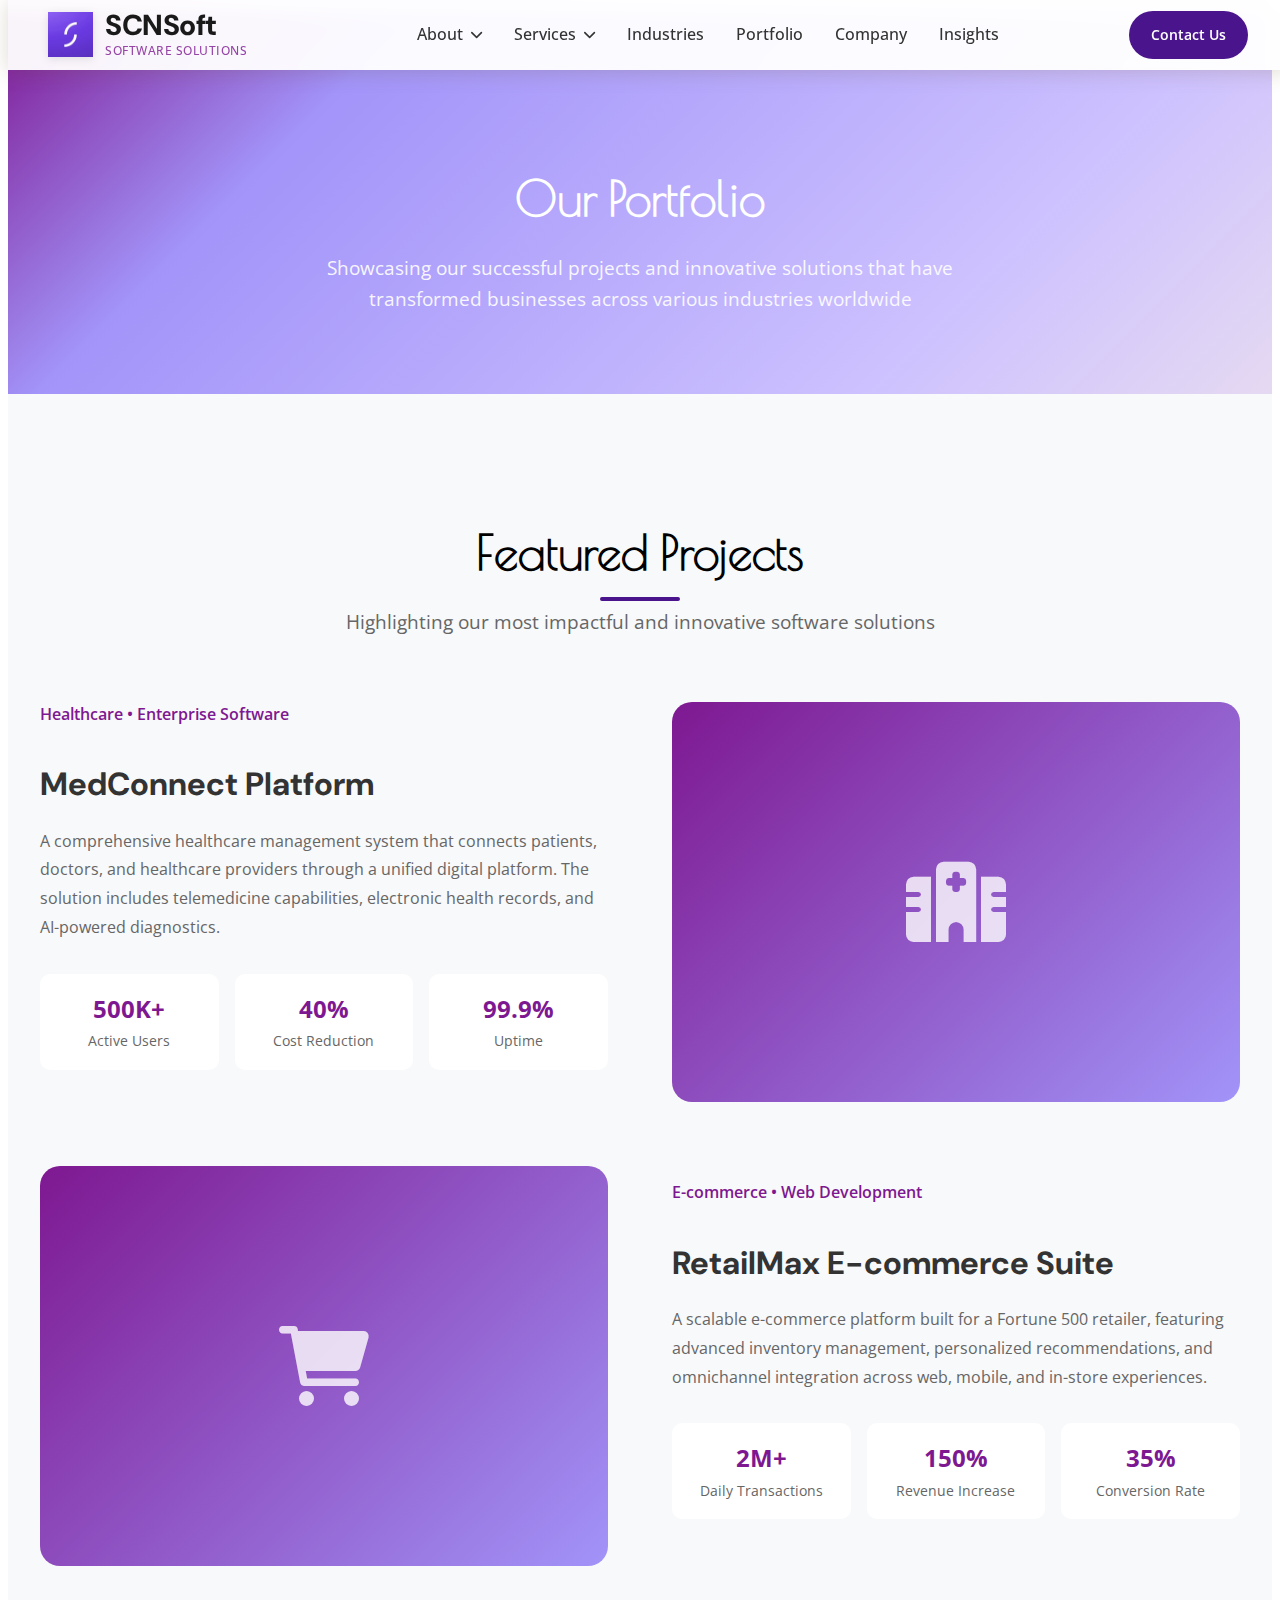
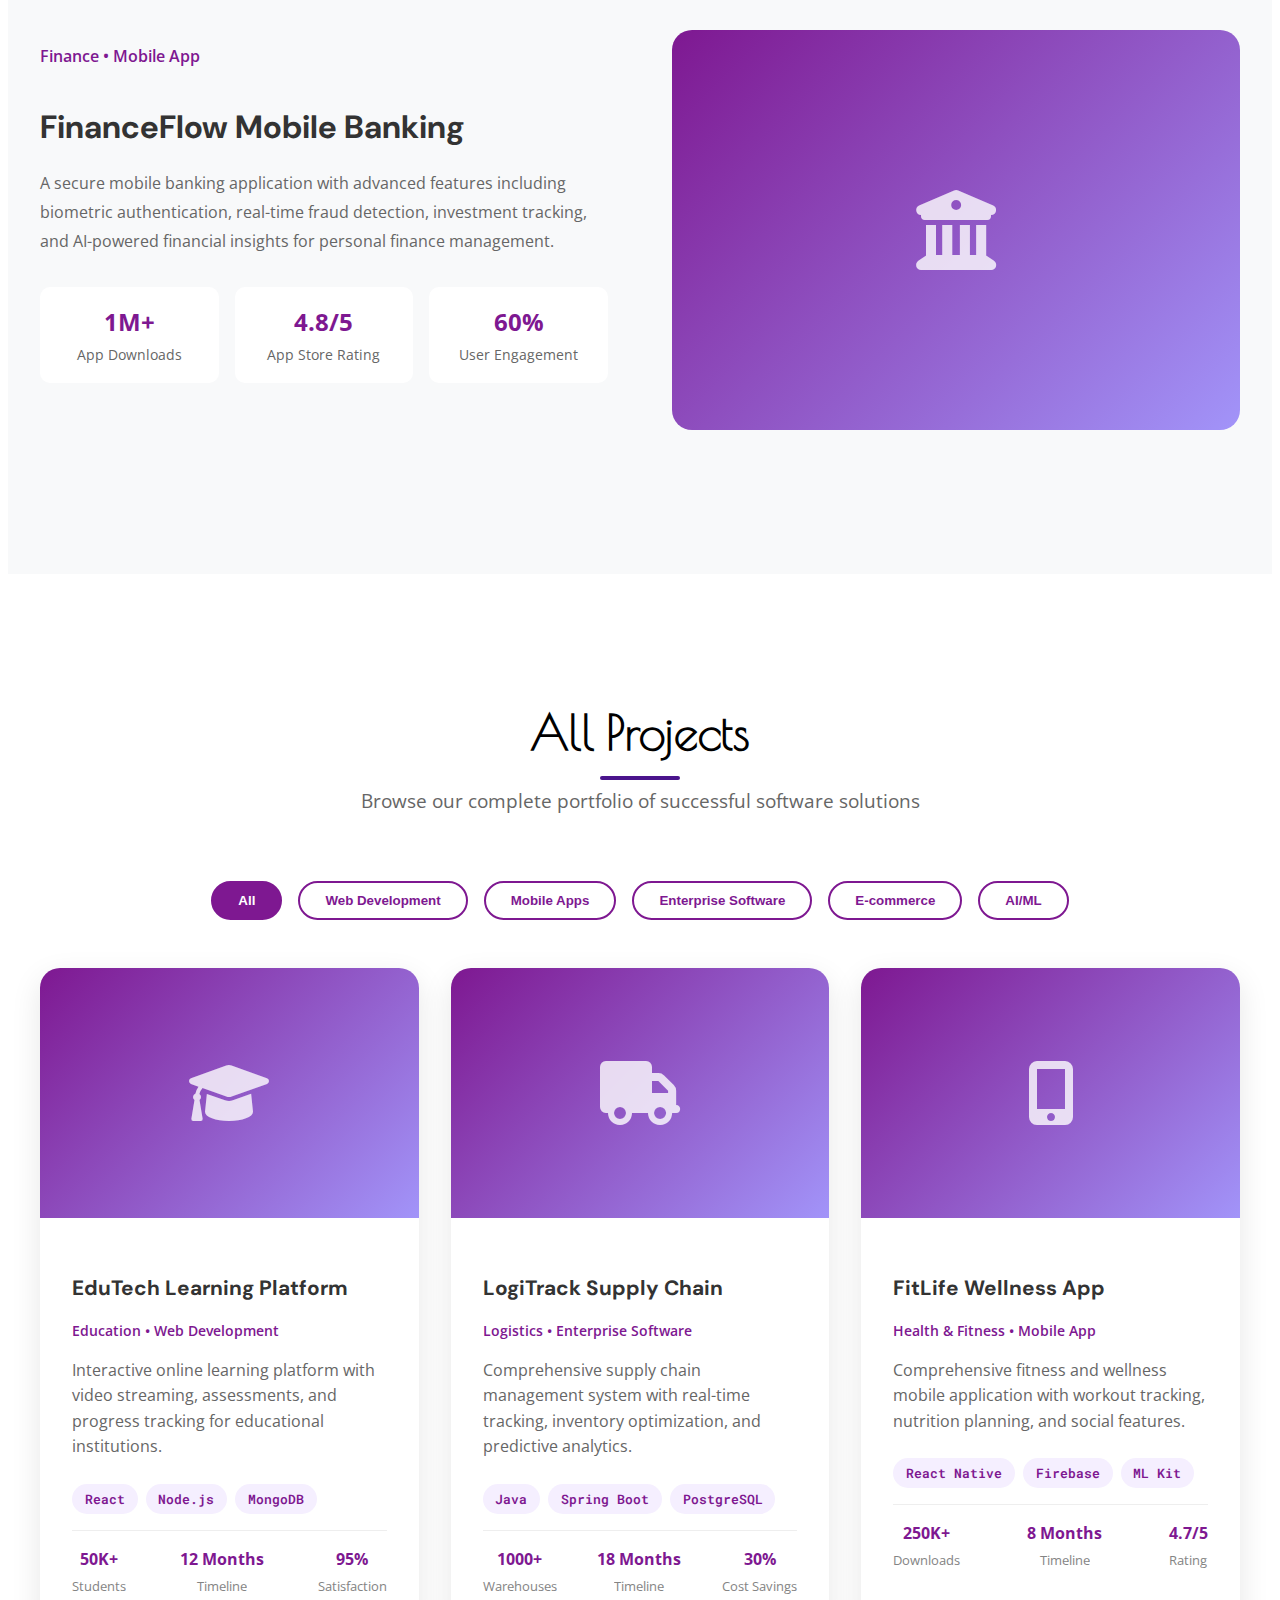
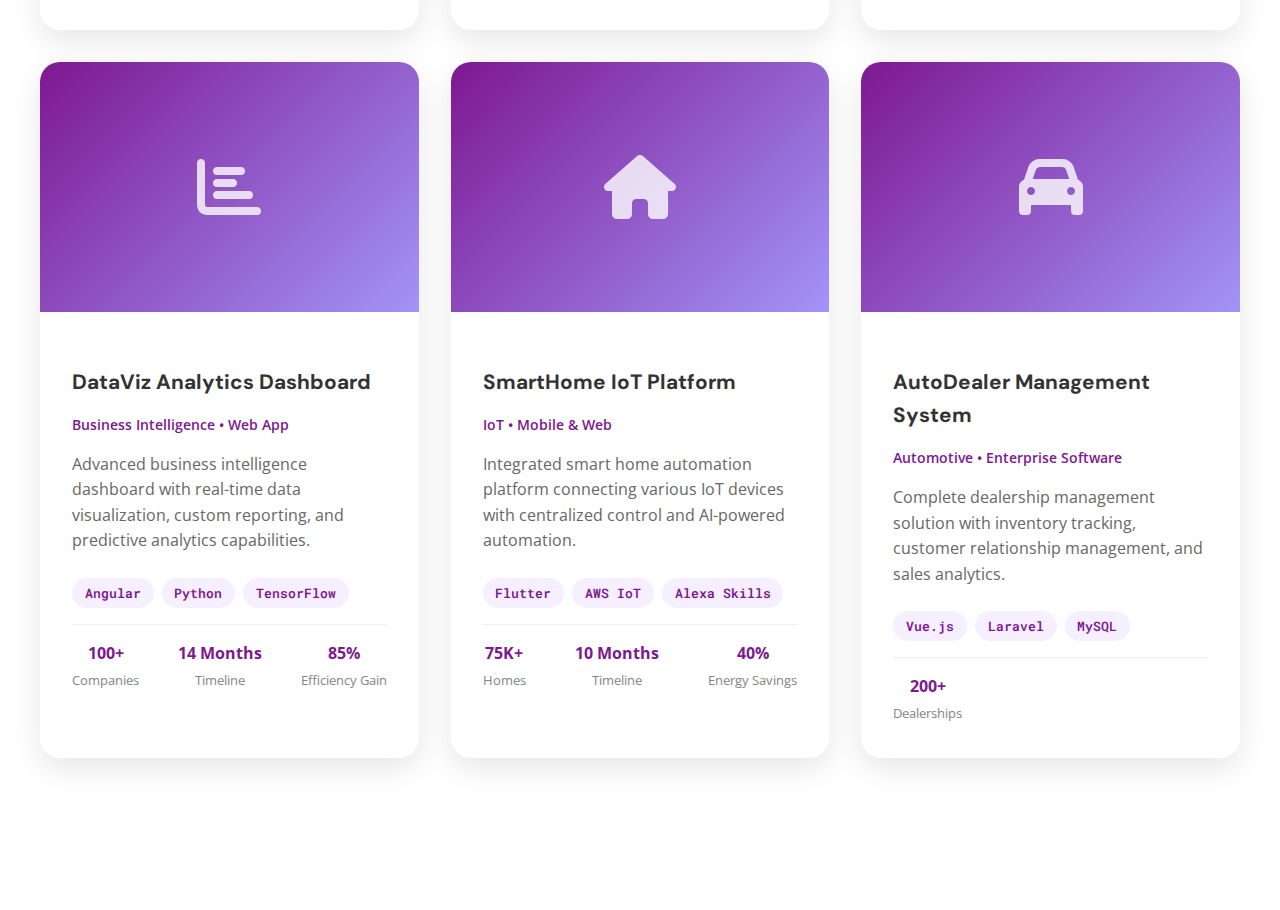
<file: Major Project/docs/portfolio.html>
<!DOCTYPE html>
<html lang="en">
<head>
    <meta charset="UTF-8">
    <meta name="viewport" content="width=device-width, initial-scale=1.0">
    <title>Portfolio - SRBBHX Software Development</title>
    <link rel="preconnect" href="https://fonts.googleapis.com">
    <link rel="preconnect" href="https://fonts.gstatic.com" crossorigin>
    <link href="https://fonts.googleapis.com/css2?family=DM+Sans:ital,opsz,wght@0,9..40,100..1000;1,9..40,100..1000&family=Open+Sans:ital,wght@0,300..800;1,300..800&family=Poiret+One&family=Roboto+Mono:ital,wght@0,100..700;1,100..700&display=swap" rel="stylesheet">
    <link rel="stylesheet" href="/Major Project/CSS/style.css">
    <link href="https://cdnjs.cloudflare.com/ajax/libs/font-awesome/6.0.0/css/all.min.css" rel="stylesheet">
    <style>
        .page-header {
            background: linear-gradient(135deg, #7E1891 0%, #A294F9 25%, #CDC1FF 75%, #E5D9F2 100%);
            padding: 120px 0 80px;
            text-align: center;
            color: white;
        }
        .page-title {
            font-size: 3rem;
            font-weight: 700;
            margin-bottom: 1rem;
        }
        .page-subtitle {
            font-size: 1.2rem;
            opacity: 0.9;
            max-width: 700px;
            margin: 0 auto;
        }
        .content-section {
            padding: 80px 0;
        }
        .content-container {
            max-width: 1200px;
            margin: 0 auto;
            padding: 0 20px;
        }
        .portfolio-filters {
            display: flex;
            justify-content: center;
            gap: 1rem;
            margin-bottom: 3rem;
            flex-wrap: wrap;
        }
        .filter-btn {
            padding: 10px 25px;
            border: 2px solid #7E1891;
            background: transparent;
            color: #7E1891;
            border-radius: 25px;
            cursor: pointer;
            font-weight: 600;
            transition: all 0.3s ease;
        }
        .filter-btn.active,
        .filter-btn:hover {
            background: #7E1891;
            color: white;
        }
        .portfolio-grid {
            display: grid;
            grid-template-columns: repeat(auto-fit, minmax(350px, 1fr));
            gap: 2rem;
            margin-bottom: 4rem;
        }
        .portfolio-item {
            background: white;
            border-radius: 20px;
            overflow: hidden;
            box-shadow: 0 10px 30px rgba(0,0,0,0.1);
            transition: transform 0.3s ease;
        }
        .portfolio-item:hover {
            transform: translateY(-10px);
        }
        .portfolio-image {
            height: 250px;
            background: linear-gradient(135deg, #7E1891, #A294F9);
            display: flex;
            align-items: center;
            justify-content: center;
            position: relative;
        }
        .portfolio-image i {
            font-size: 4rem;
            color: white;
            opacity: 0.8;
        }
        .portfolio-overlay {
            position: absolute;
            top: 0;
            left: 0;
            right: 0;
            bottom: 0;
            background: rgba(0,0,0,0.7);
            display: flex;
            align-items: center;
            justify-content: center;
            opacity: 0;
            transition: opacity 0.3s ease;
        }
        .portfolio-item:hover .portfolio-overlay {
            opacity: 1;
        }
        .view-btn {
            background: white;
            color: #7E1891;
            padding: 10px 20px;
            border-radius: 25px;
            text-decoration: none;
            font-weight: 600;
            transition: all 0.3s ease;
        }
        .view-btn:hover {
            background: #7E1891;
            color: white;
        }
        .portfolio-content {
            padding: 2rem;
        }
        .portfolio-title {
            font-size: 1.3rem;
            font-weight: 700;
            color: #333;
            margin-bottom: 0.5rem;
        }
        .portfolio-category {
            color: #7E1891;
            font-weight: 600;
            font-size: 0.9rem;
            margin-bottom: 1rem;
        }
        .portfolio-description {
            color: #666;
            line-height: 1.6;
            margin-bottom: 1.5rem;
        }
        .portfolio-tags {
            display: flex;
            flex-wrap: wrap;
            gap: 0.5rem;
            margin-bottom: 1rem;
        }
        .portfolio-tag {
            background: #F5EFFF;
            color: #7E1891;
            padding: 0.3rem 0.8rem;
            border-radius: 15px;
            font-size: 0.8rem;
            font-weight: 600;
        }
        .portfolio-stats {
            display: flex;
            justify-content: space-between;
            padding-top: 1rem;
            border-top: 1px solid #eee;
        }
        .stat-item {
            text-align: center;
        }
        .stat-value {
            font-weight: 700;
            color: #7E1891;
            display: block;
        }
        .stat-label {
            font-size: 0.8rem;
            color: #666;
        }
        .featured-section {
            background: #f8f9fa;
            padding: 80px 0;
        }
        .featured-project {
            display: grid;
            grid-template-columns: 1fr 1fr;
            gap: 4rem;
            align-items: center;
            margin-bottom: 4rem;
        }
        .featured-project:nth-child(even) {
            direction: rtl;
        }
        .featured-project:nth-child(even) > * {
            direction: ltr;
        }
        .featured-image {
            height: 400px;
            background: linear-gradient(135deg, #7E1891, #A294F9);
            border-radius: 20px;
            display: flex;
            align-items: center;
            justify-content: center;
        }
        .featured-image i {
            font-size: 5rem;
            color: white;
            opacity: 0.8;
        }
        .featured-content h3 {
            font-size: 2rem;
            color: #333;
            margin-bottom: 1rem;
        }
        .featured-content .category {
            color: #7E1891;
            font-weight: 600;
            margin-bottom: 1.5rem;
        }
        .featured-content p {
            color: #666;
            line-height: 1.8;
            margin-bottom: 2rem;
        }
        .featured-metrics {
            display: grid;
            grid-template-columns: repeat(3, 1fr);
            gap: 1rem;
            margin-bottom: 2rem;
        }
        .metric-item {
            text-align: center;
            padding: 1rem;
            background: white;
            border-radius: 10px;
        }
        .metric-value {
            font-size: 1.5rem;
            font-weight: 700;
            color: #7E1891;
            display: block;
        }
        .metric-label {
            font-size: 0.9rem;
            color: #666;
        }
        @media (max-width: 768px) {
            .portfolio-grid {
                grid-template-columns: 1fr;
            }
            .featured-project {
                grid-template-columns: 1fr;
                gap: 2rem;
            }
            .featured-project:nth-child(even) {
                direction: ltr;
            }
            .featured-metrics {
                grid-template-columns: 1fr;
            }
            .page-title {
                font-size: 2.5rem;
            }
        }
    </style>
</head>
<body>
    <!-- Navigation Bar -->
    <nav class="navbar">
        <div class="nav-container">
            <div class="nav-logo">
                <a href="/Major Project/HTML/index.html" class="logo-link">
                    <div class="logo-container">
                        <img src="/Major Project/ASSETS/IMAGES/scnsoft-logo.png" alt="SCNSoft Logo" class="logo-image">
                        <div class="logo-text-container">
                            <span class="logo-text">SCNSoft</span>
                            <span class="logo-tagline">Software Solutions</span>
                        </div>
                    </div>
                </a>
            </div>
            
            <div class="nav-menu" id="nav-menu">
                <ul class="nav-list">
                    <li class="nav-item dropdown about-dropdown">
                        <a href="#about" class="nav-link dropdown-toggle">
                            About <i class="fas fa-chevron-down"></i>
                        </a>
                        <div class="dropdown-menu about-dropdown-menu">
                            <div class="dropdown-container about-dropdown-container">
                                <div class="dropdown-column">
                                    <h4 class="dropdown-category">Company</h4>
                                    <ul class="dropdown-list">
                                        <li><a href="about-company.html">About Company</a></li>
                                        <li><a href="mission.html">Mission</a></li>
                                        <li><a href="leadership.html">Leadership</a></li>
                                        <li><a href="our-team.html">Our Team</a></li>
                                        <li><a href="portfolio.html">Portfolio</a></li>
                                        <li><a href="client-reviews.html">Client Reviews</a></li>
                                        <li><a href="partners.html">Partners</a></li>
                                        <li><a href="locations.html">Locations</a></li>
                                    </ul>
                                </div>
                                
                                <div class="dropdown-column">
                                    <h4 class="dropdown-category">Approach</h4>
                                    <ul class="dropdown-list">
                                        <li><a href="where-to-start.html">Where to Start</a></li>
                                        <li><a href="pricing-models.html">Pricing Models</a></li>
                                        <li><a href="software-development-approach.html">Approach to Software Development</a></li>
                                        <li><a href="security-management-approach.html">Approach to Security Management</a></li>
                                        <li><a href="technology-partnership.html">Technology Partnership</a></li>
                                        <li><a href="sustainability-policy.html">Sustainability Policy</a></li>
                                        <li><a href="faq.html">FAQ</a></li>
                                    </ul>
                                </div>
                                
                                <div class="dropdown-column">
                                    <h4 class="dropdown-category">Recognition</h4>
                                    <ul class="dropdown-list">
                                        <li><a href="testimonials.html">Testimonials</a></li>
                                        <li><a href="awards.html">Awards</a></li>
                                    </ul>
                                </div>
                                
                                <div class="dropdown-column">
                                    <h4 class="dropdown-category">Join Us</h4>
                                    <ul class="dropdown-list">
                                        <li><a href="careers.html">Careers</a></li>
                                        <li><a href="become-agent.html">Become Our Agent</a></li>
                                        <li><a href="referral-program.html">Referral Program</a></li>
                                    </ul>
                                </div>
                                
                                <div class="dropdown-column">
                                    <h4 class="dropdown-category">Insights & News</h4>
                                    <ul class="dropdown-list">
                                        <li><a href="thought-leadership.html">Thought Leadership</a></li>
                                        <li><a href="news.html">News</a></li>
                                        <li><a href="for-journalists.html">For Journalists</a></li>
                                        <li><a href="experts-media.html">Our Experts for Media</a></li>
                                    </ul>
                                </div>
                            </div>
                        </div>
                    </li>
                    <li class="nav-item dropdown">
                        <a href="#services" class="nav-link dropdown-toggle">
                            Services <i class="fas fa-chevron-down"></i>
                        </a>
                        <div class="dropdown-menu">
                            <div class="dropdown-container">
                                <div class="dropdown-column">
                                    <h4 class="dropdown-title">Solutions.</h4>
                                    <p class="dropdown-subtitle">Get software development services, built around your needs:</p>
                                    <ul class="dropdown-list">
                                        <li><a href="staff-augmentation.html">Staff Augmentation</a></li>
                                        <li><a href="dedicated-teams.html">Dedicated Teams</a></li>
                                        <li><a href="software-outsourcing.html">Software Outsourcing</a></li>
                                    </ul>
                                </div>
                                
                                <div class="dropdown-column">
                                    <h4 class="dropdown-category">TOP SOLUTIONS</h4>
                                    <ul class="dropdown-list">
                                        <li><a href="custom-software-development.html">Custom Software Development</a></li>
                                        <li><a href="web-development.html">Web Development</a></li>
                                        <li><a href="mobile-app-development.html">Mobile App Development</a></li>
                                        <li><a href="cloud-solutions.html">Cloud Solutions</a></li>
                                        <li><a href="data-analytics-bi.html">Data Analytics & BI</a></li>
                                        <li><a href="ai-development.html">AI Development</a></li>
                                        <li><a href="devops-automation.html">DevOps & Automation</a></li>
                                        <li><a href="ux-ui-design.html">UX/UI Design</a></li>
                                    </ul>
                                </div>
                                
                                <div class="dropdown-column">
                                    <h4 class="dropdown-category">ENTERPRISE FOCUSED</h4>
                                    <ul class="dropdown-list">
                                        <li><a href="enterprise-software.html">Enterprise Software</a></li>
                                        <li><a href="legacy-modernization.html">Legacy Modernization</a></li>
                                        <li><a href="system-integration.html">System Integration</a></li>
                                        <li><a href="digital-transformation.html">Digital Transformation</a></li>
                                        <li><a href="it-consulting.html">IT Consulting</a></li>
                                        <li><a href="cybersecurity.html">Cybersecurity</a></li>
                                        <li><a href="erp-development.html">ERP Development</a></li>
                                        <li><a href="crm-systems.html">CRM Systems</a></li>
                                    </ul>
                                </div>
                            </div>
                        </div>
                    </li>
                    <li class="nav-item">
                        <a href="index.html#industries" class="nav-link">Industries</a>
                    </li>
                    <li class="nav-item">
                        <a href="index.html#portfolio" class="nav-link">Portfolio</a>
                    </li>
                    <li class="nav-item">
                        <a href="index.html#company" class="nav-link">Company</a>
                    </li>
                    <li class="nav-item">
                        <a href="index.html#insights" class="nav-link">Insights</a>
                    </li>
                </ul>
            </div>
            
            <div class="nav-actions">
                <a href="#contact" class="nav-contact-btn">Contact Us</a>
                <div class="nav-toggle" id="nav-toggle">
                    <span class="bar"></span>
                    <span class="bar"></span>
                    <span class="bar"></span>
                </div>
            </div>
        </div>
    </nav>

    <!-- Page Header -->
    <section class="page-header">
        <div class="content-container">
            <h1 class="page-title">Our Portfolio</h1>
            <p class="page-subtitle">
                Showcasing our successful projects and innovative solutions that have transformed 
                businesses across various industries worldwide
            </p>
        </div>
    </section>

    <!-- Featured Projects -->
    <section class="featured-section">
        <div class="content-container">
            <div class="section-header">
                <h2 class="section-title">Featured Projects</h2>
                <p class="section-subtitle">
                    Highlighting our most impactful and innovative software solutions
                </p>
            </div>
            
            <div class="featured-project">
                <div class="featured-image">
                    <i class="fas fa-hospital"></i>
                </div>
                <div class="featured-content">
                    <div class="category">Healthcare • Enterprise Software</div>
                    <h3>MedConnect Platform</h3>
                    <p>
                        A comprehensive healthcare management system that connects patients, doctors, and 
                        healthcare providers through a unified digital platform. The solution includes 
                        telemedicine capabilities, electronic health records, and AI-powered diagnostics.
                    </p>
                    <div class="featured-metrics">
                        <div class="metric-item">
                            <span class="metric-value">500K+</span>
                            <span class="metric-label">Active Users</span>
                        </div>
                        <div class="metric-item">
                            <span class="metric-value">40%</span>
                            <span class="metric-label">Cost Reduction</span>
                        </div>
                        <div class="metric-item">
                            <span class="metric-value">99.9%</span>
                            <span class="metric-label">Uptime</span>
                        </div>
                    </div>
                </div>
            </div>

            <div class="featured-project">
                <div class="featured-image">
                    <i class="fas fa-shopping-cart"></i>
                </div>
                <div class="featured-content">
                    <div class="category">E-commerce • Web Development</div>
                    <h3>RetailMax E-commerce Suite</h3>
                    <p>
                        A scalable e-commerce platform built for a Fortune 500 retailer, featuring 
                        advanced inventory management, personalized recommendations, and omnichannel 
                        integration across web, mobile, and in-store experiences.
                    </p>
                    <div class="featured-metrics">
                        <div class="metric-item">
                            <span class="metric-value">2M+</span>
                            <span class="metric-label">Daily Transactions</span>
                        </div>
                        <div class="metric-item">
                            <span class="metric-value">150%</span>
                            <span class="metric-label">Revenue Increase</span>
                        </div>
                        <div class="metric-item">
                            <span class="metric-value">35%</span>
                            <span class="metric-label">Conversion Rate</span>
                        </div>
                    </div>
                </div>
            </div>

            <div class="featured-project">
                <div class="featured-image">
                    <i class="fas fa-university"></i>
                </div>
                <div class="featured-content">
                    <div class="category">Finance • Mobile App</div>
                    <h3>FinanceFlow Mobile Banking</h3>
                    <p>
                        A secure mobile banking application with advanced features including biometric 
                        authentication, real-time fraud detection, investment tracking, and AI-powered 
                        financial insights for personal finance management.
                    </p>
                    <div class="featured-metrics">
                        <div class="metric-item">
                            <span class="metric-value">1M+</span>
                            <span class="metric-label">App Downloads</span>
                        </div>
                        <div class="metric-item">
                            <span class="metric-value">4.8/5</span>
                            <span class="metric-label">App Store Rating</span>
                        </div>
                        <div class="metric-item">
                            <span class="metric-value">60%</span>
                            <span class="metric-label">User Engagement</span>
                        </div>
                    </div>
                </div>
            </div>
        </div>
    </section>

    <!-- Portfolio Grid -->
    <section class="content-section">
        <div class="content-container">
            <div class="section-header">
                <h2 class="section-title">All Projects</h2>
                <p class="section-subtitle">
                    Browse our complete portfolio of successful software solutions
                </p>
            </div>
            
            <div class="portfolio-filters">
                <button class="filter-btn active">All</button>
                <button class="filter-btn">Web Development</button>
                <button class="filter-btn">Mobile Apps</button>
                <button class="filter-btn">Enterprise Software</button>
                <button class="filter-btn">E-commerce</button>
                <button class="filter-btn">AI/ML</button>
            </div>
            
            <div class="portfolio-grid">
                <div class="portfolio-item">
                    <div class="portfolio-image">
                        <i class="fas fa-graduation-cap"></i>
                        <div class="portfolio-overlay">
                            <a href="#" class="view-btn">View Project</a>
                        </div>
                    </div>
                    <div class="portfolio-content">
                        <h3 class="portfolio-title">EduTech Learning Platform</h3>
                        <p class="portfolio-category">Education • Web Development</p>
                        <p class="portfolio-description">
                            Interactive online learning platform with video streaming, assessments, 
                            and progress tracking for educational institutions.
                        </p>
                        <div class="portfolio-tags">
                            <span class="portfolio-tag">React</span>
                            <span class="portfolio-tag">Node.js</span>
                            <span class="portfolio-tag">MongoDB</span>
                        </div>
                        <div class="portfolio-stats">
                            <div class="stat-item">
                                <span class="stat-value">50K+</span>
                                <span class="stat-label">Students</span>
                            </div>
                            <div class="stat-item">
                                <span class="stat-value">12 Months</span>
                                <span class="stat-label">Timeline</span>
                            </div>
                            <div class="stat-item">
                                <span class="stat-value">95%</span>
                                <span class="stat-label">Satisfaction</span>
                            </div>
                        </div>
                    </div>
                </div>

                <div class="portfolio-item">
                    <div class="portfolio-image">
                        <i class="fas fa-truck"></i>
                        <div class="portfolio-overlay">
                            <a href="#" class="view-btn">View Project</a>
                        </div>
                    </div>
                    <div class="portfolio-content">
                        <h3 class="portfolio-title">LogiTrack Supply Chain</h3>
                        <p class="portfolio-category">Logistics • Enterprise Software</p>
                        <p class="portfolio-description">
                            Comprehensive supply chain management system with real-time tracking, 
                            inventory optimization, and predictive analytics.
                        </p>
                        <div class="portfolio-tags">
                            <span class="portfolio-tag">Java</span>
                            <span class="portfolio-tag">Spring Boot</span>
                            <span class="portfolio-tag">PostgreSQL</span>
                        </div>
                        <div class="portfolio-stats">
                            <div class="stat-item">
                                <span class="stat-value">1000+</span>
                                <span class="stat-label">Warehouses</span>
                            </div>
                            <div class="stat-item">
                                <span class="stat-value">18 Months</span>
                                <span class="stat-label">Timeline</span>
                            </div>
                            <div class="stat-item">
                                <span class="stat-value">30%</span>
                                <span class="stat-label">Cost Savings</span>
                            </div>
                        </div>
                    </div>
                </div>

                <div class="portfolio-item">
                    <div class="portfolio-image">
                        <i class="fas fa-mobile-alt"></i>
                        <div class="portfolio-overlay">
                            <a href="#" class="view-btn">View Project</a>
                        </div>
                    </div>
                    <div class="portfolio-content">
                        <h3 class="portfolio-title">FitLife Wellness App</h3>
                        <p class="portfolio-category">Health & Fitness • Mobile App</p>
                        <p class="portfolio-description">
                            Comprehensive fitness and wellness mobile application with workout tracking, 
                            nutrition planning, and social features.
                        </p>
                        <div class="portfolio-tags">
                            <span class="portfolio-tag">React Native</span>
                            <span class="portfolio-tag">Firebase</span>
                            <span class="portfolio-tag">ML Kit</span>
                        </div>
                        <div class="portfolio-stats">
                            <div class="stat-item">
                                <span class="stat-value">250K+</span>
                                <span class="stat-label">Downloads</span>
                            </div>
                            <div class="stat-item">
                                <span class="stat-value">8 Months</span>
                                <span class="stat-label">Timeline</span>
                            </div>
                            <div class="stat-item">
                                <span class="stat-value">4.7/5</span>
                                <span class="stat-label">Rating</span>
                            </div>
                        </div>
                    </div>
                </div>

                <div class="portfolio-item">
                    <div class="portfolio-image">
                        <i class="fas fa-chart-bar"></i>
                        <div class="portfolio-overlay">
                            <a href="#" class="view-btn">View Project</a>
                        </div>
                    </div>
                    <div class="portfolio-content">
                        <h3 class="portfolio-title">DataViz Analytics Dashboard</h3>
                        <p class="portfolio-category">Business Intelligence • Web App</p>
                        <p class="portfolio-description">
                            Advanced business intelligence dashboard with real-time data visualization, 
                            custom reporting, and predictive analytics capabilities.
                        </p>
                        <div class="portfolio-tags">
                            <span class="portfolio-tag">Angular</span>
                            <span class="portfolio-tag">Python</span>
                            <span class="portfolio-tag">TensorFlow</span>
                        </div>
                        <div class="portfolio-stats">
                            <div class="stat-item">
                                <span class="stat-value">100+</span>
                                <span class="stat-label">Companies</span>
                            </div>
                            <div class="stat-item">
                                <span class="stat-value">14 Months</span>
                                <span class="stat-label">Timeline</span>
                            </div>
                            <div class="stat-item">
                                <span class="stat-value">85%</span>
                                <span class="stat-label">Efficiency Gain</span>
                            </div>
                        </div>
                    </div>
                </div>

                <div class="portfolio-item">
                    <div class="portfolio-image">
                        <i class="fas fa-home"></i>
                        <div class="portfolio-overlay">
                            <a href="#" class="view-btn">View Project</a>
                        </div>
                    </div>
                    <div class="portfolio-content">
                        <h3 class="portfolio-title">SmartHome IoT Platform</h3>
                        <p class="portfolio-category">IoT • Mobile & Web</p>
                        <p class="portfolio-description">
                            Integrated smart home automation platform connecting various IoT devices 
                            with centralized control and AI-powered automation.
                        </p>
                        <div class="portfolio-tags">
                            <span class="portfolio-tag">Flutter</span>
                            <span class="portfolio-tag">AWS IoT</span>
                            <span class="portfolio-tag">Alexa Skills</span>
                        </div>
                        <div class="portfolio-stats">
                            <div class="stat-item">
                                <span class="stat-value">75K+</span>
                                <span class="stat-label">Homes</span>
                            </div>
                            <div class="stat-item">
                                <span class="stat-value">10 Months</span>
                                <span class="stat-label">Timeline</span>
                            </div>
                            <div class="stat-item">
                                <span class="stat-value">40%</span>
                                <span class="stat-label">Energy Savings</span>
                            </div>
                        </div>
                    </div>
                </div>

                <div class="portfolio-item">
                    <div class="portfolio-image">
                        <i class="fas fa-car"></i>
                        <div class="portfolio-overlay">
                            <a href="#" class="view-btn">View Project</a>
                        </div>
                    </div>
                    <div class="portfolio-content">
                        <h3 class="portfolio-title">AutoDealer Management System</h3>
                        <p class="portfolio-category">Automotive • Enterprise Software</p>
                        <p class="portfolio-description">
                            Complete dealership management solution with inventory tracking, 
                            customer relationship management, and sales analytics.
                        </p>
                        <div class="portfolio-tags">
                            <span class="portfolio-tag">Vue.js</span>
                            <span class="portfolio-tag">Laravel</span>
                            <span class="portfolio-tag">MySQL</span>
                        </div>
                        <div class="portfolio-stats">
                            <div class="stat-item">
                                <span class="stat-value">200+</span>
                                <span class="stat-label">Dealerships
</file>
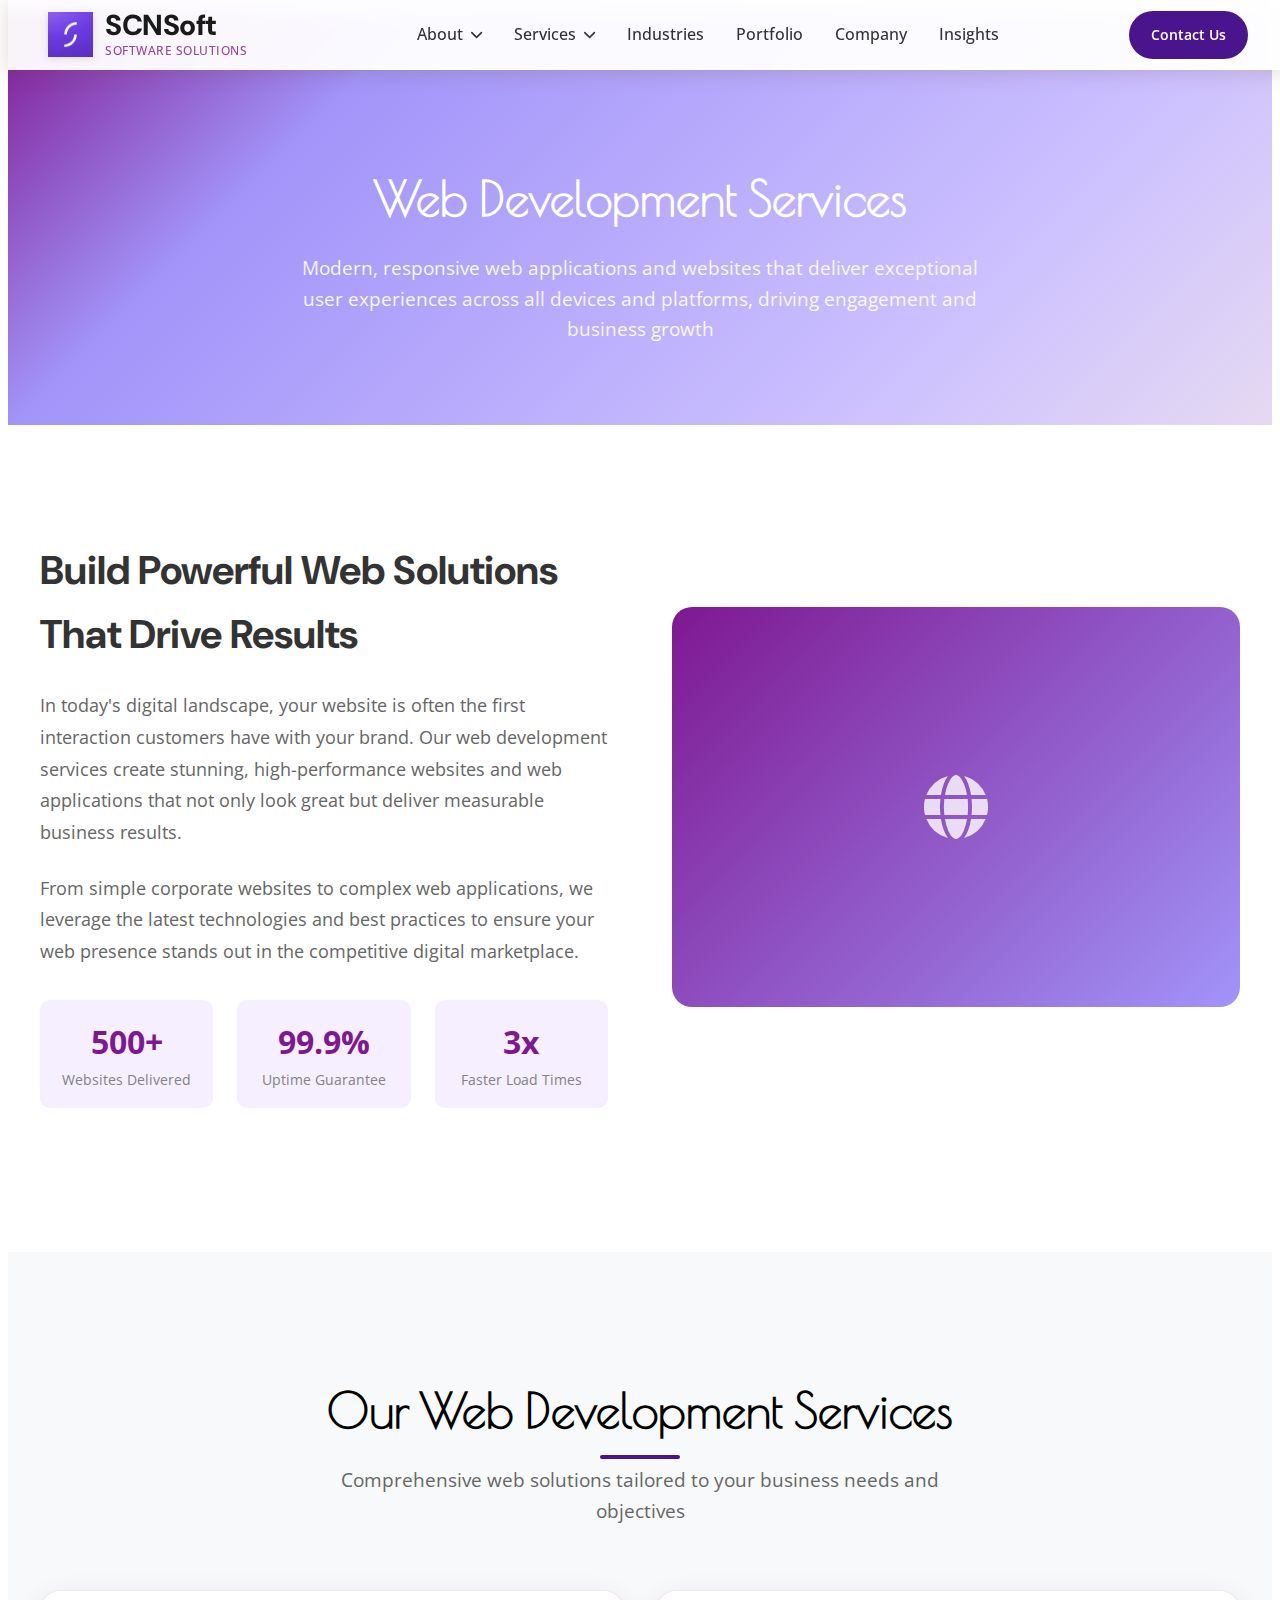
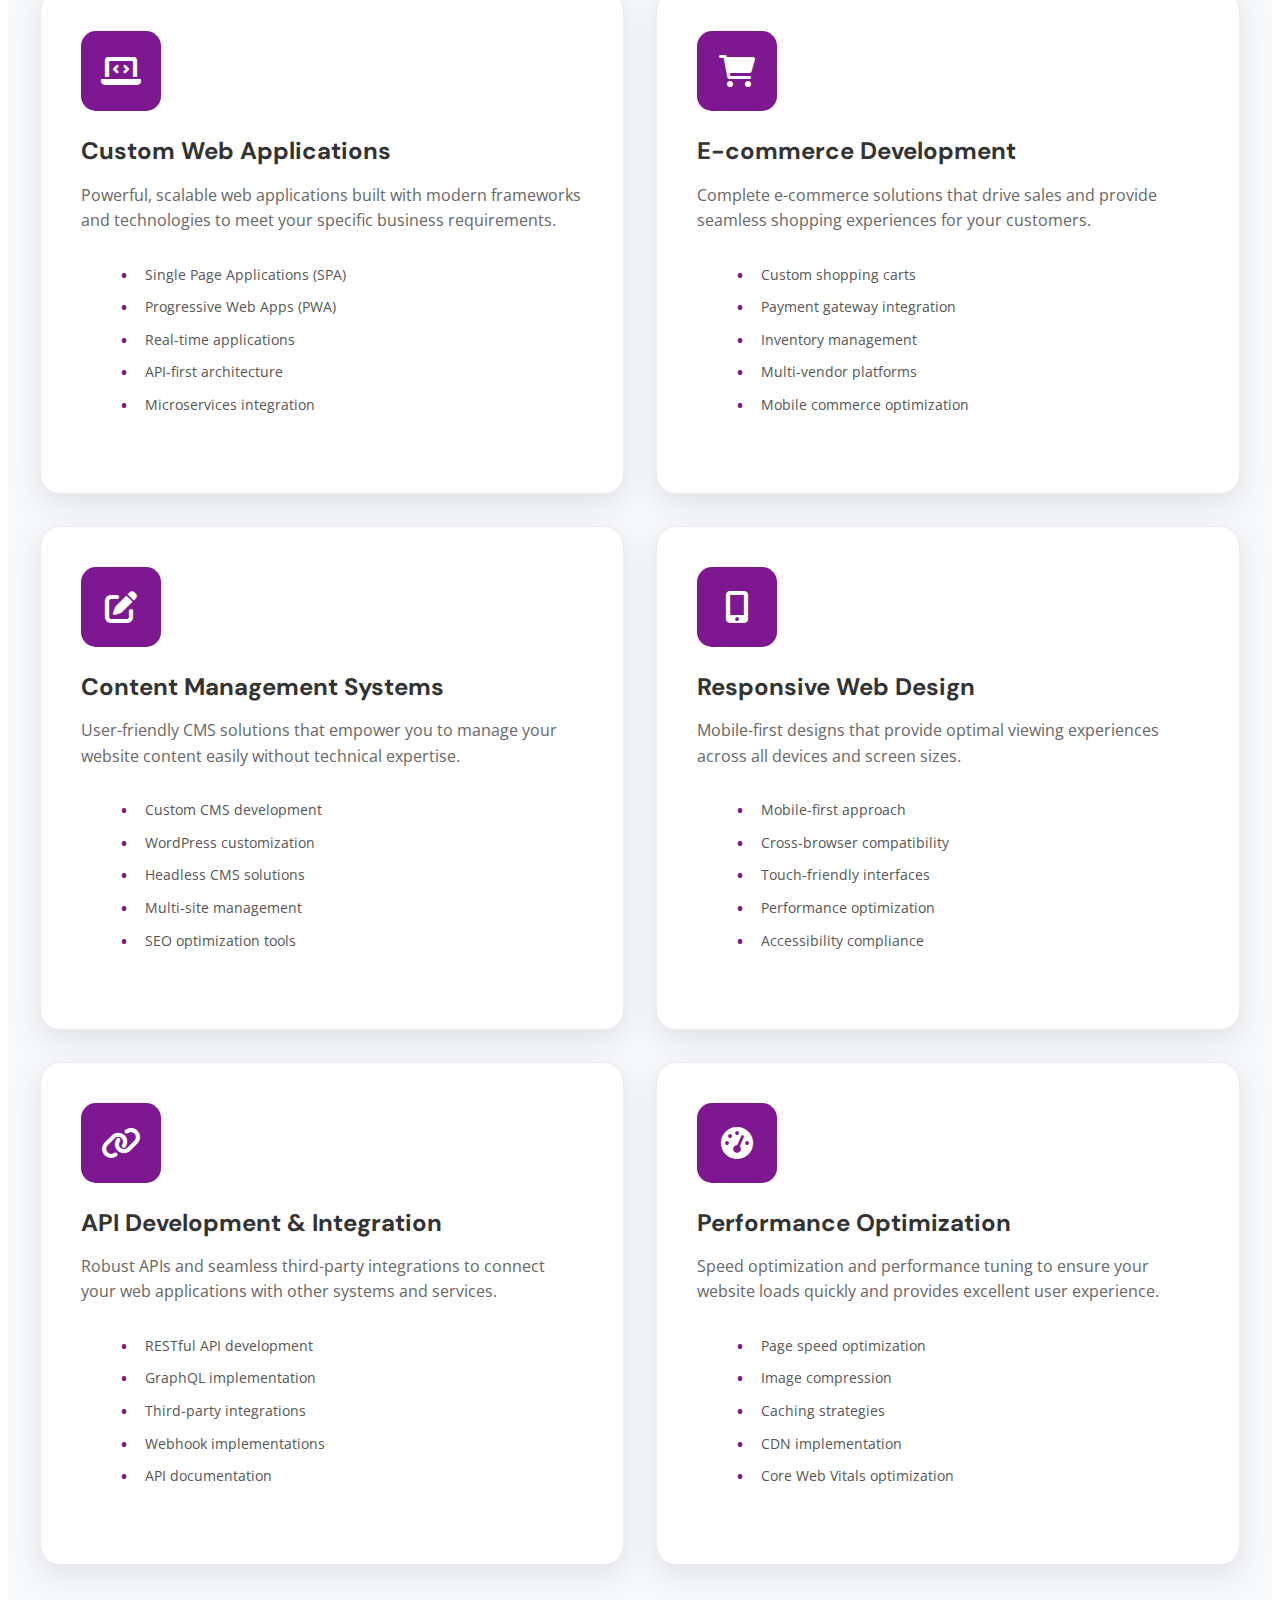
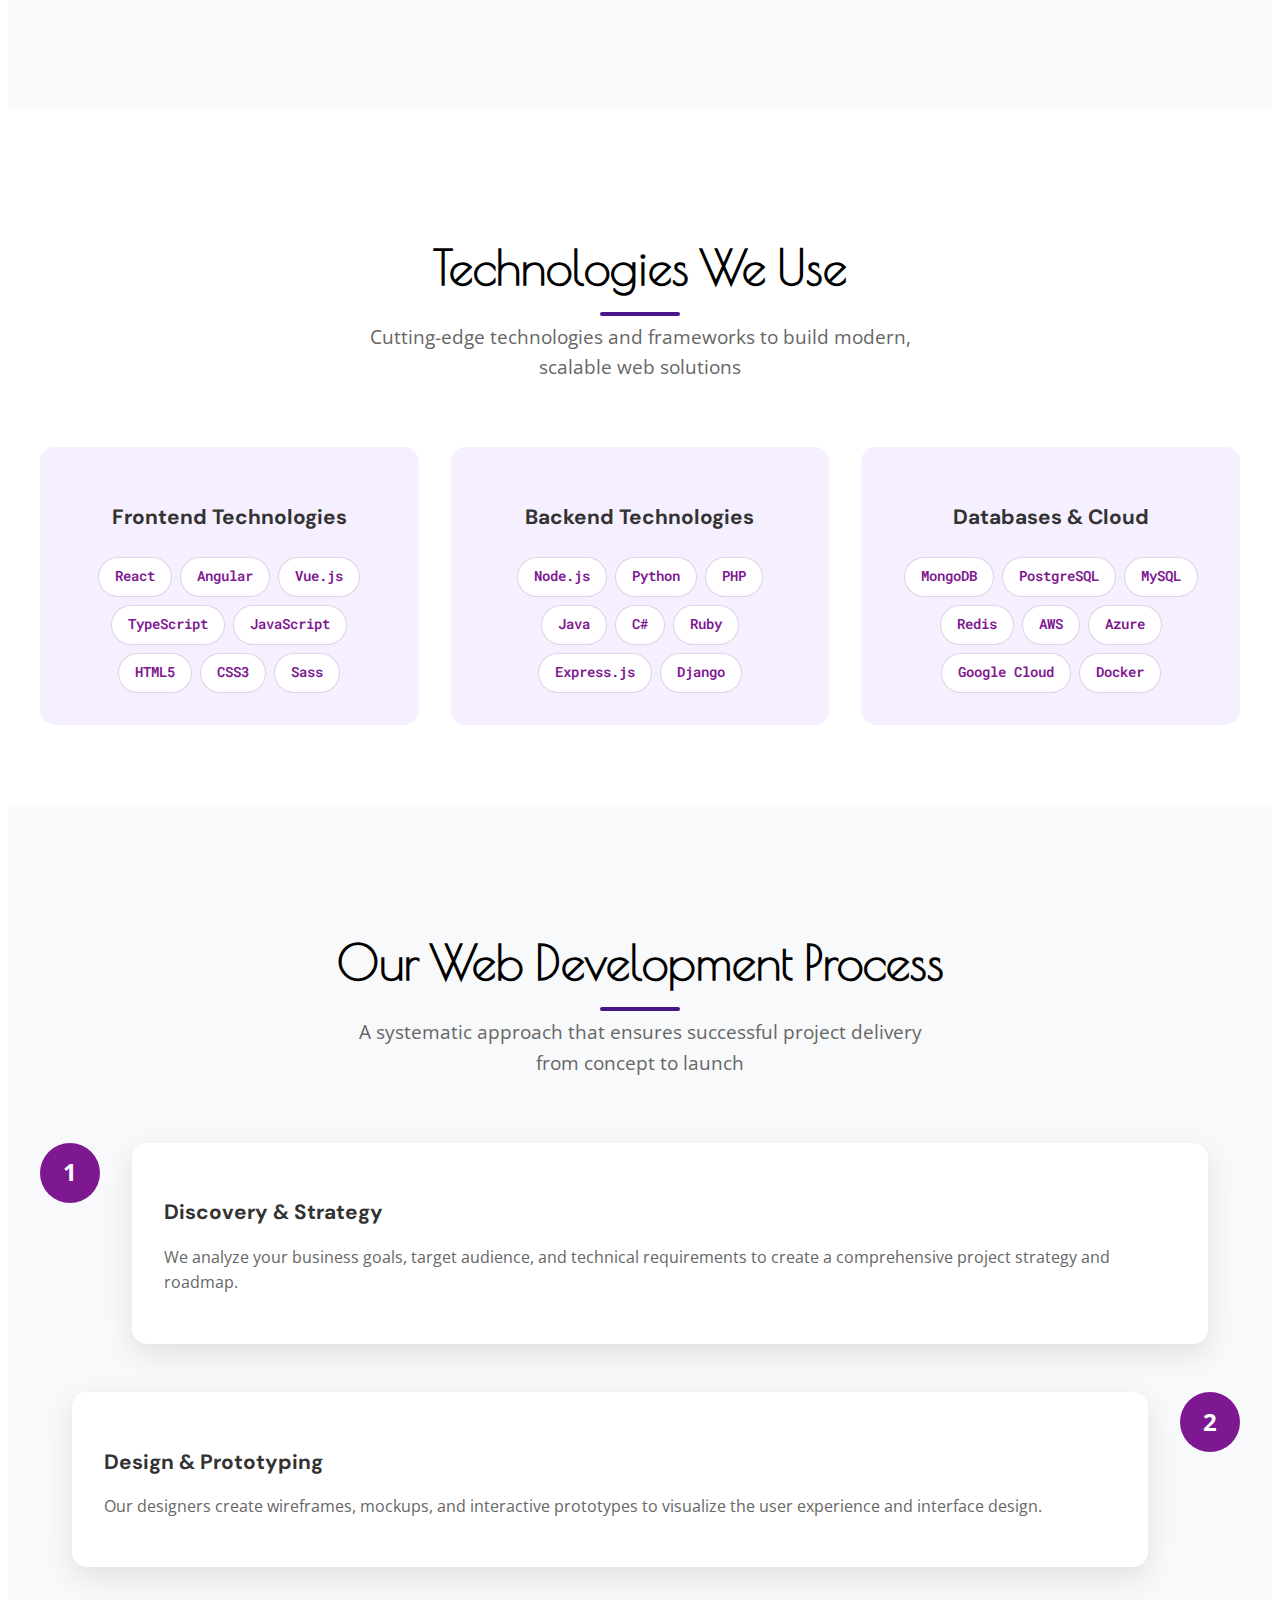
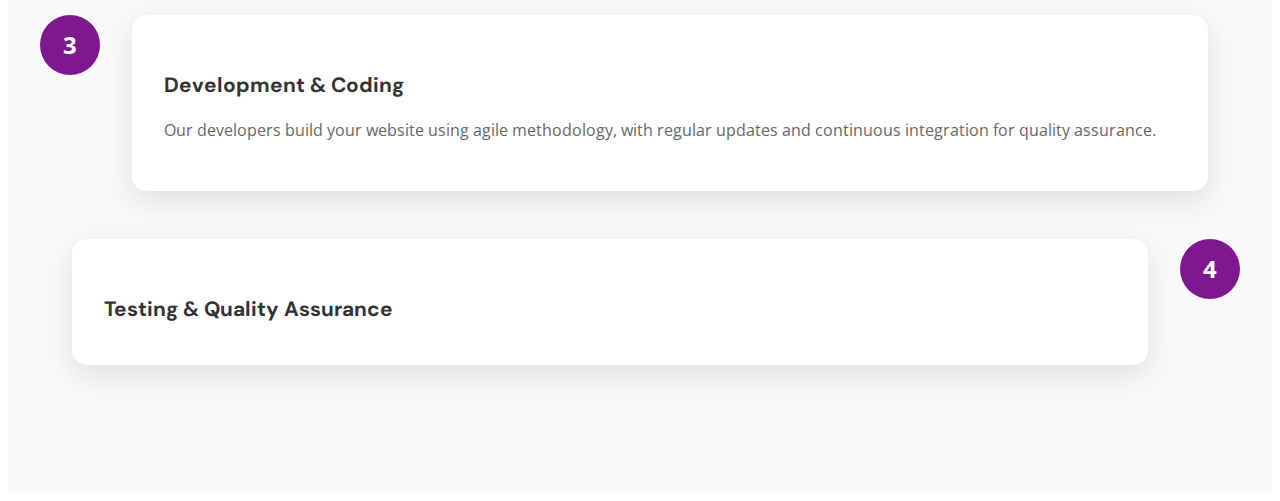
<file: Major Project/docs/web-development.html>
<!DOCTYPE html>
<html lang="en">
<head>
    <meta charset="UTF-8">
    <meta name="viewport" content="width=device-width, initial-scale=1.0">
    <title>Web Development Services - SRBBHX</title>
    <link rel="preconnect" href="https://fonts.googleapis.com">
    <link rel="preconnect" href="https://fonts.gstatic.com" crossorigin>
    <link href="https://fonts.googleapis.com/css2?family=DM+Sans:ital,opsz,wght@0,9..40,100..1000;1,9..40,100..1000&family=Open+Sans:ital,wght@0,300..800;1,300..800&family=Poiret+One&family=Roboto+Mono:ital,wght@0,100..700;1,100..700&display=swap" rel="stylesheet">
    <link rel="stylesheet" href="/Major Project/CSS/style.css">
    <link href="https://cdnjs.cloudflare.com/ajax/libs/font-awesome/6.0.0/css/all.min.css" rel="stylesheet">
    <style>
        .page-header {
            background: linear-gradient(135deg, #7E1891 0%, #A294F9 25%, #CDC1FF 75%, #E5D9F2 100%);
            padding: 120px 0 80px;
            text-align: center;
            color: white;
        }
        .page-title {
            font-size: 3rem;
            font-weight: 700;
            margin-bottom: 1rem;
        }
        .page-subtitle {
            font-size: 1.2rem;
            opacity: 0.9;
            max-width: 700px;
            margin: 0 auto;
        }
        .content-section {
            padding: 80px 0;
        }
        .content-container {
            max-width: 1200px;
            margin: 0 auto;
            padding: 0 20px;
        }
        .service-overview {
            display: grid;
            grid-template-columns: 1fr 1fr;
            gap: 4rem;
            align-items: center;
            margin-bottom: 4rem;
        }
        .overview-text h2 {
            font-size: 2.5rem;
            color: #333;
            margin-bottom: 1.5rem;
        }
        .overview-text p {
            font-size: 1.1rem;
            line-height: 1.8;
            color: #666;
            margin-bottom: 1.5rem;
        }
        .overview-stats {
            display: grid;
            grid-template-columns: repeat(3, 1fr);
            gap: 1.5rem;
            margin-top: 2rem;
        }
        .stat-item {
            text-align: center;
            padding: 1rem;
            background: #F5EFFF;
            border-radius: 10px;
        }
        .stat-number {
            font-size: 2rem;
            font-weight: 700;
            color: #7E1891;
            display: block;
        }
        .stat-label {
            font-size: 0.9rem;
            color: #666;
            margin-top: 0.5rem;
        }
        .overview-visual {
            text-align: center;
        }
        .services-section {
            background: #f8f9fa;
            padding: 80px 0;
        }
        .services-grid {
            display: grid;
            grid-template-columns: repeat(2, 1fr);
            gap: 2rem;
            margin-top: 3rem;
        }
        .service-card {
            background: white;
            padding: 2.5rem;
            border-radius: 20px;
            box-shadow: 0 10px 30px rgba(0,0,0,0.1);
            transition: transform 0.3s ease;
        }
        .service-card:hover {
            transform: translateY(-10px);
        }
        .service-icon {
            width: 80px;
            height: 80px;
            background: #7E1891;
            border-radius: 15px;
            display: flex;
            align-items: center;
            justify-content: center;
            margin-bottom: 1.5rem;
        }
        .service-icon i {
            font-size: 2rem;
            color: white;
        }
        .service-title {
            font-size: 1.5rem;
            font-weight: 700;
            color: #333;
            margin-bottom: 1rem;
        }
        .service-description {
            color: #666;
            line-height: 1.6;
            margin-bottom: 1.5rem;
        }
        .service-features {
            list-style: none;
        }
        .service-features li {
            padding: 0.3rem 0;
            color: #555;
            position: relative;
            padding-left: 1.5rem;
            font-size: 0.9rem;
        }
        .service-features li::before {
            content: '•';
            position: absolute;
            left: 0;
            color: #7E1891;
            font-weight: bold;
        }
        .technologies-section {
            padding: 80px 0;
        }
        .tech-categories {
            display: grid;
            grid-template-columns: repeat(3, 1fr);
            gap: 2rem;
            margin-top: 3rem;
        }
        .tech-category {
            background: #F5EFFF;
            padding: 2rem;
            border-radius: 15px;
            text-align: center;
        }
        .tech-category h3 {
            font-size: 1.3rem;
            font-weight: 700;
            color: #333;
            margin-bottom: 1.5rem;
        }
        .tech-list {
            display: flex;
            flex-wrap: wrap;
            gap: 0.5rem;
            justify-content: center;
        }
        .tech-tag {
            background: white;
            padding: 0.5rem 1rem;
            border-radius: 20px;
            font-size: 0.85rem;
            color: #7E1891;
            font-weight: 600;
            border: 1px solid rgba(126, 24, 145, 0.2);
        }
        .process-section {
            background: #f8f9fa;
            padding: 80px 0;
        }
        .process-timeline {
            position: relative;
            margin-top: 3rem;
        }
        .timeline-item {
            display: flex;
            align-items: flex-start;
            margin-bottom: 3rem;
            position: relative;
        }
        .timeline-item:nth-child(even) {
            flex-direction: row-reverse;
        }
        .timeline-content {
            flex: 1;
            background: white;
            padding: 2rem;
            border-radius: 15px;
            box-shadow: 0 10px 30px rgba(0,0,0,0.1);
            margin: 0 2rem;
        }
        .timeline-number {
            width: 60px;
            height: 60px;
            background: #7E1891;
            border-radius: 50%;
            display: flex;
            align-items: center;
            justify-content: center;
            font-size: 1.5rem;
            font-weight: 700;
            color: white;
            flex-shrink: 0;
        }
        .timeline-title {
            font-size: 1.3rem;
            font-weight: 700;
            color: #333;
            margin-bottom: 0.5rem;
        }
        .timeline-description {
            color: #666;
            line-height: 1.6;
        }
        .portfolio-section {
            padding: 80px 0;
        }
        .portfolio-grid {
            display: grid;
            grid-template-columns: repeat(3, 1fr);
            gap: 2rem;
            margin-top: 3rem;
        }
        .portfolio-item {
            background: white;
            border-radius: 15px;
            overflow: hidden;
            box-shadow: 0 10px 30px rgba(0,0,0,0.1);
            transition: transform 0.3s ease;
        }
        .portfolio-item:hover {
            transform: translateY(-5px);
        }
        .portfolio-image {
            height: 200px;
            background: linear-gradient(135deg, #7E1891, #A294F9);
            display: flex;
            align-items: center;
            justify-content: center;
        }
        .portfolio-image i {
            font-size: 3rem;
            color: white;
            opacity: 0.8;
        }
        .portfolio-content {
            padding: 1.5rem;
        }
        .portfolio-title {
            font-size: 1.2rem;
            font-weight: 700;
            color: #333;
            margin-bottom: 0.5rem;
        }
        .portfolio-description {
            color: #666;
            font-size: 0.9rem;
            line-height: 1.5;
            margin-bottom: 1rem;
        }
        .portfolio-tags {
            display: flex;
            flex-wrap: wrap;
            gap: 0.5rem;
        }
        .portfolio-tag {
            background: #F5EFFF;
            color: #7E1891;
            padding: 0.3rem 0.8rem;
            border-radius: 15px;
            font-size: 0.8rem;
            font-weight: 600;
        }
        .cta-section {
            background: linear-gradient(135deg, #7E1891, #A294F9);
            padding: 80px 0;
            text-align: center;
            color: white;
        }
        .cta-content h2 {
            font-size: 2.5rem;
            font-weight: 700;
            margin-bottom: 1rem;
        }
        .cta-content p {
            font-size: 1.2rem;
            margin-bottom: 2rem;
            opacity: 0.9;
        }
        .cta-buttons {
            display: flex;
            gap: 1rem;
            justify-content: center;
            flex-wrap: wrap;
        }
        .cta-button {
            background: white;
            color: #7E1891;
            padding: 15px 30px;
            border-radius: 50px;
            text-decoration: none;
            font-weight: 700;
            transition: all 0.3s ease;
            display: inline-block;
        }
        .cta-button:hover {
            transform: translateY(-3px);
            box-shadow: 0 10px 30px rgba(0,0,0,0.3);
        }
        .cta-button.secondary {
            background: transparent;
            color: white;
            border: 2px solid white;
        }
        .cta-button.secondary:hover {
            background: white;
            color: #7E1891;
        }
        @media (max-width: 768px) {
            .service-overview, .services-grid {
                grid-template-columns: 1fr;
                gap: 2rem;
            }
            .tech-categories, .portfolio-grid {
                grid-template-columns: 1fr;
            }
            .overview-stats {
                grid-template-columns: 1fr;
            }
            .timeline-item {
                flex-direction: column !important;
                text-align: center;
            }
            .timeline-content {
                margin: 1rem 0;
            }
            .page-title {
                font-size: 2.5rem;
            }
            .cta-buttons {
                flex-direction: column;
                align-items: center;
            }
        }
    </style>
</head>
<body>
    <!-- Navigation Bar -->
    <nav class="navbar">
        <div class="nav-container">
            <div class="nav-logo">
                <a href="/Major Project/HTML/index.html" class="logo-link">
                    <div class="logo-container">
                        <img src="/Major Project/ASSETS/IMAGES/scnsoft-logo.png" alt="SCNSoft Logo" class="logo-image">
                        <div class="logo-text-container">
                            <span class="logo-text">SCNSoft</span>
                            <span class="logo-tagline">Software Solutions</span>
                        </div>
                    </div>
                </a>
            </div>
            
            <div class="nav-menu" id="nav-menu">
                <ul class="nav-list">
                    <li class="nav-item dropdown about-dropdown">
                        <a href="#about" class="nav-link dropdown-toggle">
                            About <i class="fas fa-chevron-down"></i>
                        </a>
                        <div class="dropdown-menu about-dropdown-menu">
                            <div class="dropdown-container about-dropdown-container">
                                <div class="dropdown-column">
                                    <h4 class="dropdown-category">Company</h4>
                                    <ul class="dropdown-list">
                                        <li><a href="about-company.html">About Company</a></li>
                                        <li><a href="mission.html">Mission</a></li>
                                        <li><a href="leadership.html">Leadership</a></li>
                                        <li><a href="our-team.html">Our Team</a></li>
                                        <li><a href="portfolio.html">Portfolio</a></li>
                                        <li><a href="client-reviews.html">Client Reviews</a></li>
                                        <li><a href="partners.html">Partners</a></li>
                                        <li><a href="locations.html">Locations</a></li>
                                    </ul>
                                </div>
                                
                                <div class="dropdown-column">
                                    <h4 class="dropdown-category">Approach</h4>
                                    <ul class="dropdown-list">
                                        <li><a href="where-to-start.html">Where to Start</a></li>
                                        <li><a href="pricing-models.html">Pricing Models</a></li>
                                        <li><a href="software-development-approach.html">Approach to Software Development</a></li>
                                        <li><a href="security-management-approach.html">Approach to Security Management</a></li>
                                        <li><a href="technology-partnership.html">Technology Partnership</a></li>
                                        <li><a href="sustainability-policy.html">Sustainability Policy</a></li>
                                        <li><a href="faq.html">FAQ</a></li>
                                    </ul>
                                </div>
                                
                                <div class="dropdown-column">
                                    <h4 class="dropdown-category">Recognition</h4>
                                    <ul class="dropdown-list">
                                        <li><a href="testimonials.html">Testimonials</a></li>
                                        <li><a href="awards.html">Awards</a></li>
                                    </ul>
                                </div>
                                
                                <div class="dropdown-column">
                                    <h4 class="dropdown-category">Join Us</h4>
                                    <ul class="dropdown-list">
                                        <li><a href="careers.html">Careers</a></li>
                                        <li><a href="become-agent.html">Become Our Agent</a></li>
                                        <li><a href="referral-program.html">Referral Program</a></li>
                                    </ul>
                                </div>
                                
                                <div class="dropdown-column">
                                    <h4 class="dropdown-category">Insights & News</h4>
                                    <ul class="dropdown-list">
                                        <li><a href="thought-leadership.html">Thought Leadership</a></li>
                                        <li><a href="news.html">News</a></li>
                                        <li><a href="for-journalists.html">For Journalists</a></li>
                                        <li><a href="experts-media.html">Our Experts for Media</a></li>
                                    </ul>
                                </div>
                            </div>
                        </div>
                    </li>
                    <li class="nav-item dropdown">
                        <a href="#services" class="nav-link dropdown-toggle">
                            Services <i class="fas fa-chevron-down"></i>
                        </a>
                        <div class="dropdown-menu">
                            <div class="dropdown-container">
                                <div class="dropdown-column">
                                    <h4 class="dropdown-title">Solutions.</h4>
                                    <p class="dropdown-subtitle">Get software development services, built around your needs:</p>
                                    <ul class="dropdown-list">
                                        <li><a href="staff-augmentation.html">Staff Augmentation</a></li>
                                        <li><a href="dedicated-teams.html">Dedicated Teams</a></li>
                                        <li><a href="software-outsourcing.html">Software Outsourcing</a></li>
                                    </ul>
                                </div>
                                
                                <div class="dropdown-column">
                                    <h4 class="dropdown-category">TOP SOLUTIONS</h4>
                                    <ul class="dropdown-list">
                                        <li><a href="custom-software-development.html">Custom Software Development</a></li>
                                        <li><a href="web-development.html">Web Development</a></li>
                                        <li><a href="mobile-app-development.html">Mobile App Development</a></li>
                                        <li><a href="cloud-solutions.html">Cloud Solutions</a></li>
                                        <li><a href="data-analytics-bi.html">Data Analytics & BI</a></li>
                                        <li><a href="ai-development.html">AI Development</a></li>
                                        <li><a href="devops-automation.html">DevOps & Automation</a></li>
                                        <li><a href="ux-ui-design.html">UX/UI Design</a></li>
                                    </ul>
                                </div>
                                
                                <div class="dropdown-column">
                                    <h4 class="dropdown-category">ENTERPRISE FOCUSED</h4>
                                    <ul class="dropdown-list">
                                        <li><a href="enterprise-software.html">Enterprise Software</a></li>
                                        <li><a href="legacy-modernization.html">Legacy Modernization</a></li>
                                        <li><a href="system-integration.html">System Integration</a></li>
                                        <li><a href="digital-transformation.html">Digital Transformation</a></li>
                                        <li><a href="it-consulting.html">IT Consulting</a></li>
                                        <li><a href="cybersecurity.html">Cybersecurity</a></li>
                                        <li><a href="erp-development.html">ERP Development</a></li>
                                        <li><a href="crm-systems.html">CRM Systems</a></li>
                                    </ul>
                                </div>
                            </div>
                        </div>
                    </li>
                    <li class="nav-item">
                        <a href="index.html#industries" class="nav-link">Industries</a>
                    </li>
                    <li class="nav-item">
                        <a href="index.html#portfolio" class="nav-link">Portfolio</a>
                    </li>
                    <li class="nav-item">
                        <a href="index.html#company" class="nav-link">Company</a>
                    </li>
                    <li class="nav-item">
                        <a href="index.html#insights" class="nav-link">Insights</a>
                    </li>
                </ul>
            </div>
            
            <div class="nav-actions">
                <a href="#contact" class="nav-contact-btn">Contact Us</a>
                <div class="nav-toggle" id="nav-toggle">
                    <span class="bar"></span>
                    <span class="bar"></span>
                    <span class="bar"></span>
                </div>
            </div>
        </div>
    </nav>

    <!-- Page Header -->
    <section class="page-header">
        <div class="content-container">
            <h1 class="page-title">Web Development Services</h1>
            <p class="page-subtitle">
                Modern, responsive web applications and websites that deliver exceptional user experiences 
                across all devices and platforms, driving engagement and business growth
            </p>
        </div>
    </section>

    <!-- Service Overview -->
    <section class="content-section">
        <div class="content-container">
            <div class="service-overview">
                <div class="overview-text">
                    <h2>Build Powerful Web Solutions That Drive Results</h2>
                    <p>
                        In today's digital landscape, your website is often the first interaction customers 
                        have with your brand. Our web development services create stunning, high-performance 
                        websites and web applications that not only look great but deliver measurable business results.
                    </p>
                    <p>
                        From simple corporate websites to complex web applications, we leverage the latest 
                        technologies and best practices to ensure your web presence stands out in the 
                        competitive digital marketplace.
                    </p>
                    <div class="overview-stats">
                        <div class="stat-item">
                            <span class="stat-number">500+</span>
                            <span class="stat-label">Websites Delivered</span>
                        </div>
                        <div class="stat-item">
                            <span class="stat-number">99.9%</span>
                            <span class="stat-label">Uptime Guarantee</span>
                        </div>
                        <div class="stat-item">
                            <span class="stat-number">3x</span>
                            <span class="stat-label">Faster Load Times</span>
                        </div>
                    </div>
                </div>
                <div class="overview-visual">
                    <div style="width: 100%; height: 400px; background: linear-gradient(135deg, #7E1891, #A294F9); border-radius: 20px; display: flex; align-items: center; justify-content: center;">
                        <i class="fas fa-globe" style="font-size: 4rem; color: white; opacity: 0.8;"></i>
                    </div>
                </div>
            </div>
        </div>
    </section>

    <!-- Web Development Services -->
    <section class="services-section">
        <div class="content-container">
            <div class="section-header">
                <h2 class="section-title">Our Web Development Services</h2>
                <p class="section-subtitle">
                    Comprehensive web solutions tailored to your business needs and objectives
                </p>
            </div>
            
            <div class="services-grid">
                <div class="service-card">
                    <div class="service-icon">
                        <i class="fas fa-laptop-code"></i>
                    </div>
                    <h3 class="service-title">Custom Web Applications</h3>
                    <p class="service-description">
                        Powerful, scalable web applications built with modern frameworks and technologies 
                        to meet your specific business requirements.
                    </p>
                    <ul class="service-features">
                        <li>Single Page Applications (SPA)</li>
                        <li>Progressive Web Apps (PWA)</li>
                        <li>Real-time applications</li>
                        <li>API-first architecture</li>
                        <li>Microservices integration</li>
                    </ul>
                </div>
                
                <div class="service-card">
                    <div class="service-icon">
                        <i class="fas fa-shopping-cart"></i>
                    </div>
                    <h3 class="service-title">E-commerce Development</h3>
                    <p class="service-description">
                        Complete e-commerce solutions that drive sales and provide seamless shopping 
                        experiences for your customers.
                    </p>
                    <ul class="service-features">
                        <li>Custom shopping carts</li>
                        <li>Payment gateway integration</li>
                        <li>Inventory management</li>
                        <li>Multi-vendor platforms</li>
                        <li>Mobile commerce optimization</li>
                    </ul>
                </div>
                
                <div class="service-card">
                    <div class="service-icon">
                        <i class="fas fa-edit"></i>
                    </div>
                    <h3 class="service-title">Content Management Systems</h3>
                    <p class="service-description">
                        User-friendly CMS solutions that empower you to manage your website content 
                        easily without technical expertise.
                    </p>
                    <ul class="service-features">
                        <li>Custom CMS development</li>
                        <li>WordPress customization</li>
                        <li>Headless CMS solutions</li>
                        <li>Multi-site management</li>
                        <li>SEO optimization tools</li>
                    </ul>
                </div>
                
                <div class="service-card">
                    <div class="service-icon">
                        <i class="fas fa-mobile-alt"></i>
                    </div>
                    <h3 class="service-title">Responsive Web Design</h3>
                    <p class="service-description">
                        Mobile-first designs that provide optimal viewing experiences across all 
                        devices and screen sizes.
                    </p>
                    <ul class="service-features">
                        <li>Mobile-first approach</li>
                        <li>Cross-browser compatibility</li>
                        <li>Touch-friendly interfaces</li>
                        <li>Performance optimization</li>
                        <li>Accessibility compliance</li>
                    </ul>
                </div>
                
                <div class="service-card">
                    <div class="service-icon">
                        <i class="fas fa-link"></i>
                    </div>
                    <h3 class="service-title">API Development & Integration</h3>
                    <p class="service-description">
                        Robust APIs and seamless third-party integrations to connect your web 
                        applications with other systems and services.
                    </p>
                    <ul class="service-features">
                        <li>RESTful API development</li>
                        <li>GraphQL implementation</li>
                        <li>Third-party integrations</li>
                        <li>Webhook implementations</li>
                        <li>API documentation</li>
                    </ul>
                </div>
                
                <div class="service-card">
                    <div class="service-icon">
                        <i class="fas fa-tachometer-alt"></i>
                    </div>
                    <h3 class="service-title">Performance Optimization</h3>
                    <p class="service-description">
                        Speed optimization and performance tuning to ensure your website loads 
                        quickly and provides excellent user experience.
                    </p>
                    <ul class="service-features">
                        <li>Page speed optimization</li>
                        <li>Image compression</li>
                        <li>Caching strategies</li>
                        <li>CDN implementation</li>
                        <li>Core Web Vitals optimization</li>
                    </ul>
                </div>
            </div>
        </div>
    </section>

    <!-- Technologies -->
    <section class="technologies-section">
        <div class="content-container">
            <div class="section-header">
                <h2 class="section-title">Technologies We Use</h2>
                <p class="section-subtitle">
                    Cutting-edge technologies and frameworks to build modern, scalable web solutions
                </p>
            </div>
            
            <div class="tech-categories">
                <div class="tech-category">
                    <h3>Frontend Technologies</h3>
                    <div class="tech-list">
                        <span class="tech-tag">React</span>
                        <span class="tech-tag">Angular</span>
                        <span class="tech-tag">Vue.js</span>
                        <span class="tech-tag">TypeScript</span>
                        <span class="tech-tag">JavaScript</span>
                        <span class="tech-tag">HTML5</span>
                        <span class="tech-tag">CSS3</span>
                        <span class="tech-tag">Sass</span>
                    </div>
                </div>
                
                <div class="tech-category">
                    <h3>Backend Technologies</h3>
                    <div class="tech-list">
                        <span class="tech-tag">Node.js</span>
                        <span class="tech-tag">Python</span>
                        <span class="tech-tag">PHP</span>
                        <span class="tech-tag">Java</span>
                        <span class="tech-tag">C#</span>
                        <span class="tech-tag">Ruby</span>
                        <span class="tech-tag">Express.js</span>
                        <span class="tech-tag">Django</span>
                    </div>
                </div>
                
                <div class="tech-category">
                    <h3>Databases & Cloud</h3>
                    <div class="tech-list">
                        <span class="tech-tag">MongoDB</span>
                        <span class="tech-tag">PostgreSQL</span>
                        <span class="tech-tag">MySQL</span>
                        <span class="tech-tag">Redis</span>
                        <span class="tech-tag">AWS</span>
                        <span class="tech-tag">Azure</span>
                        <span class="tech-tag">Google Cloud</span>
                        <span class="tech-tag">Docker</span>
                    </div>
                </div>
            </div>
        </div>
    </section>

    <!-- Development Process -->
    <section class="process-section">
        <div class="content-container">
            <div class="section-header">
                <h2 class="section-title">Our Web Development Process</h2>
                <p class="section-subtitle">
                    A systematic approach that ensures successful project delivery from concept to launch
                </p>
            </div>
            
            <div class="process-timeline">
                <div class="timeline-item">
                    <div class="timeline-number">1</div>
                    <div class="timeline-content">
                        <h3 class="timeline-title">Discovery & Strategy</h3>
                        <p class="timeline-description">
                            We analyze your business goals, target audience, and technical requirements to create 
                            a comprehensive project strategy and roadmap.
                        </p>
                    </div>
                </div>
                
                <div class="timeline-item">
                    <div class="timeline-number">2</div>
                    <div class="timeline-content">
                        <h3 class="timeline-title">Design & Prototyping</h3>
                        <p class="timeline-description">
                            Our designers create wireframes, mockups, and interactive prototypes to visualize 
                            the user experience and interface design.
                        </p>
                    </div>
                </div>
                
                <div class="timeline-item">
                    <div class="timeline-number">3</div>
                    <div class="timeline-content">
                        <h3 class="timeline-title">Development & Coding</h3>
                        <p class="timeline-description">
                            Our developers build your website using agile methodology, with regular updates 
                            and continuous integration for quality assurance.
                        </p>
                    </div>
                </div>
                
                <div class="timeline-item">
                    <div class="timeline-number">4</div>
                    <div class="timeline-content">
                        <h3 class="timeline-title">Testing & Quality Assurance</h3>
                        <p class="timeline
</file>
<file: Major Project/CSS/style.css>
c
/* Enhanced Logo and Branding */
.logo-container {
    display: flex;
    align-items: center;
    gap: 12px;
    transition: all 0.3s ease;
}

.logo-image {
    height: 45px;
    width: auto;
    max-width: 150px;
    transition: all 0.4s ease;
    filter: drop-shadow(0 2px 4px rgba(0, 0, 0, 0.1));
}

.logo-text-container {
    display: flex;
    flex-direction: column;
    justify-content: center;
}

.logo-text {
    font-size: 1.8rem;
    font-weight: 800;
    color: #1a1a1a;
    font-family: 'DM Sans', sans-serif;
    line-height: 1.1;
    letter-spacing: -0.5px;
    transition: all 0.3s ease;
}

.logo-tagline {
    font-size: 0.75rem;
    font-weight: 500;
    color: #7E1891;
    font-family: 'Open Sans', sans-serif;
    letter-spacing: 0.5px;
    text-transform: uppercase;
    opacity: 0.8;
    transition: all 0.3s ease;
}

.logo-link:hover .logo-container {
    transform: translateY(-2px);
}

.logo-link:hover .logo-image {
    transform: scale(1.05);
    filter: drop-shadow(0 4px 8px rgba(126, 24, 145, 0.2));
}

.logo-link:hover .logo-text {
    color: #7E1891;
}

.logo-link:hover .logo-tagline {
    opacity: 1;
    color: #4A148C;
}

/* Responsive Logo Adjustments */
@media screen and (max-width: 768px) {
    .logo-container {
        gap: 8px;
    }
    
    .logo-image {
        height: 35px;
    }
    
    .logo-text {
        font-size: 1.5rem;
    }
    
    .logo-tagline {
        font-size: 0.65rem;
    }
}

@media screen and (max-width: 480px) {
    .logo-container {
        gap: 6px;
    }
    
    .logo-image {
        height: 30px;
    }
    
    .logo-text {
        font-size: 1.3rem;
    }
    
    .logo-tagline {
        font-size: 0.6rem;
    }
}

/* Footer Logo Styling */
.footer-logo {
    display: flex;
    align-items: center;
    gap: 12px;
}

.footer-logo img {
    height: 40px;
    transition: all 0.3s ease;
}

.footer-logo-text {
    font-size: 1.6rem;
    font-weight: 800;
    color: #7E1891;
    font-family: 'DM Sans', sans-serif;
    line-height: 1.1;
}

/* Global Font Styles */
body {
    font-family: 'Open Sans', sans-serif;
    line-height: 1.6;
    color: #333;
    overflow-x: hidden;
}

/* Headings */
h1, h2, h3, h4, h5, h6 {
    font-family: 'DM Sans', sans-serif;
    font-weight: 700;
}

/* Sub-headings and special text */
.hero-title, .section-title, .page-title {
    font-family: 'Poiret One', cursive;
    font-weight: 400;
}

/* Code and technical text */
.tech-tag, .requirement-tag, .expertise-tag, .feature-tag, .portfolio-tag {
    font-family: 'Roboto Mono', monospace;
}
/* Navigation Styles */
.navbar {
    position: fixed;
    top: 0;
    width: 100%;
    background: rgba(255, 255, 255, 0.95);
    backdrop-filter: blur(10px);
    box-shadow: 0 2px 20px rgba(101, 69, 32, 0.2);
    z-index: 1000;
    transition: all 0.3s ease;
}

.nav-container {
    max-width: 1200px;
    margin: 0 auto;
    padding: 0 20px;
    display: flex;
    justify-content: space-between;
    align-items: center;
    height: 70px;
}

.nav-logo a {
    display: flex;
    align-items: center;
    text-decoration: none;
}

/* Enhanced Logo and Branding */
.logo-container {
    display: flex;
    align-items: center;
    gap: 12px;
    transition: all 0.3s ease;
}

.logo-image {
    height: 45px;
    width: auto;
    max-width: 150px;
    transition: all 0.4s ease;
    filter: drop-shadow(0 2px 4px rgba(0, 0, 0, 0.1));
}

.logo-text-container {
    display: flex;
    flex-direction: column;
    justify-content: center;
}

.logo-text {
    font-size: 1.8rem;
    font-weight: 800;
    color: #1a1a1a;
    font-family: 'DM Sans', sans-serif;
    line-height: 1.1;
    letter-spacing: -0.5px;
    transition: all 0.3s ease;
}

.logo-tagline {
    font-size: 0.75rem;
    font-weight: 500;
    color: #7E1891;
    font-family: 'Open Sans', sans-serif;
    letter-spacing: 0.5px;
    text-transform: uppercase;
    opacity: 0.8;
    transition: all 0.3s ease;
}

.logo-link:hover .logo-container {
    transform: translateY(-2px);
}

.logo-link:hover .logo-image {
    transform: scale(1.05);
    filter: drop-shadow(0 4px 8px rgba(126, 24, 145, 0.2));
}

.logo-link:hover .logo-text {
    color: #7E1891;
}

.logo-link:hover .logo-tagline {
    opacity: 1;
    color: #4A148C;
}

/* Responsive Logo Adjustments */
@media screen and (max-width: 768px) {
    .logo-container {
        gap: 8px;
    }
    
    .logo-image {
        height: 35px;
    }
    
    .logo-text {
        font-size: 1.5rem;
    }
    
    .logo-tagline {
        font-size: 0.65rem;
    }
}

@media screen and (max-width: 480px) {
    .logo-container {
        gap: 6px;
    }
    
    .logo-image {
        height: 30px;
    }
    
    .logo-text {
        font-size: 1.3rem;
    }
    
    .logo-tagline {
        font-size: 0.6rem;
    }
}

.nav-list {
    display: flex;
    list-style: none;
    gap: 2rem;
}

.nav-link {
    text-decoration: none;
    color: #333;
    font-weight: 500;
    transition: color 0.3s ease;
    position: relative;
}

.nav-link:hover {
    color: #7E1891;
}

.nav-link::after {
    content: '';
    position: absolute;
    width: 0;
    height: 2px;
    bottom: -5px;
    left: 0;
    background: #4A148C;
    transition: width 0.3s ease;
}

.nav-link:hover::after {
    width: 100%;
}

.nav-actions {
    display: flex;
    align-items: center;
    gap: 1.5rem;
}

.nav-contact-btn {
    background: #4A148C;
    color: white;
    padding: 10px 20px;
    border-radius: 25px;
    text-decoration: none;
    font-weight: 600;
    font-size: 0.9rem;
    transition: all 0.3s ease;
    border: 2px solid transparent;
}

.nav-contact-btn:hover {
    background: transparent;
    color: #4A148C;
    border-color: #4A148C;
    transform: translateY(-2px);
    box-shadow: 0 4px 12px rgba(74, 20, 140, 0.3);
}

.nav-toggle {
    display: none;
    flex-direction: column;
    cursor: pointer;
}

.bar {
    width: 25px;
    height: 3px;
    background-color: #333;
    margin: 3px 0;
    transition: 0.3s;
}

/* Hero Section */
.hero {
    min-height: 100vh;
    background: linear-gradient(135deg, rgba(126, 24, 145, 0.8) 0%, rgba(162, 148, 249, 0.7) 25%, rgba(205, 193, 255, 0.6) 75%, rgba(229, 217, 242, 0.5) 100%), 
                url('/Major Project/ASSETS/IMAGES/index hero bg.jpg');
    background-size: cover;
    background-position: center;
    background-repeat: no-repeat;
    display: flex;
    align-items: center;
    position: relative;
    overflow: hidden;
}

.hero::before {
    content: '';
    position: absolute;
    top: 0;
    left: 0;
    right: 0;
    bottom: 0;
    background: url('data:image/svg+xml,<svg xmlns="http://www.w3.org/2000/svg" viewBox="0 0 1000 1000"><polygon fill="rgba(255,255,255,0.05)" points="0,1000 1000,0 1000,1000"/></svg>');
    background-size: cover;
}

.hero-container {
    max-width: 1200px;
    margin: 0 auto;
    padding: 0 20px;
    position: relative;
    z-index: 2;
}

.hero-content {
    display: grid;
    grid-template-columns: 1fr 1fr;
    gap: 4rem;
    align-items: center;
}

.hero-text {
    color: white;
}

.hero-title {
    font-size: 3.5rem;
    font-weight: 700;
    line-height: 1.2;
    margin-bottom: 1.5rem;
}

.highlight {
    color: #4A148C;
    display: block;
}

.hero-description {
    font-size: 1.2rem;
    line-height: 1.6;
    margin-bottom: 2rem;
    opacity: 0.9;
}

.hero-stats {
    display: flex;
    gap: 2rem;
    margin-bottom: 2.5rem;
}

.stat-item {
    text-align: center;
}

.stat-number {
    display: block;
    font-size: 2rem;
    font-weight: 700;
    color: #4A148C;
}

.stat-label {
    font-size: 0.9rem;
    opacity: 0.8;
}

.hero-buttons {
    display: flex;
    gap: 1rem;
    flex-wrap: wrap;
}

.btn {
    padding: 12px 30px;
    border-radius: 50px;
    text-decoration: none;
    font-weight: 600;
    transition: all 0.3s ease;
    display: inline-block;
    border: 2px solid transparent;
}

.btn-primary {
    background: #4A148C;
    color: white;
}

.btn-primary:hover {
    background: transparent;
    border-color: #4A148C;
    color: #4A148C;
    transform: translateY(-2px);
}

.btn-secondary {
    background: transparent;
    color: white;
    border-color: white;
}

.btn-secondary:hover {
    background: white;
    color: #333;
    transform: translateY(-2px);
}

/* Hero Visual */
.hero-visual {
    position: relative;
    height: 500px;
    display: flex;
    align-items: center;
    justify-content: center;
}

.hero-main-visual {
    width: 200px;
    height: 200px;
    background: rgba(255, 255, 255, 0.1);
    border-radius: 50%;
    display: flex;
    align-items: center;
    justify-content: center;
    backdrop-filter: blur(10px);
    border: 2px solid rgba(255, 255, 255, 0.2);
}

.hero-main-visual i {
    font-size: 4rem;
    color: #4A148C;
}

.floating-card {
    position: absolute;
    background: rgba(255, 255, 255, 0.95);
    padding: 15px 20px;
    border-radius: 15px;
    display: flex;
    align-items: center;
    gap: 10px;
    box-shadow: 0 10px 30px rgba(0, 0, 0, 0.2);
    animation: float 6s ease-in-out infinite;
    color: #333;
    font-weight: 600;
}

.floating-card i {
    font-size: 1.5rem;
    color: #7E1891;
}

.card-1 {
    top: 10%;
    left: 10%;
    animation-delay: 0s;
}

.card-2 {
    top: 20%;
    right: 10%;
    animation-delay: 1.5s;
}

.card-3 {
    bottom: 20%;
    left: 5%;
    animation-delay: 3s;
}

.card-4 {
    bottom: 10%;
    right: 15%;
    animation-delay: 4.5s;
}

@keyframes float {
    0%, 100% {
        transform: translateY(0px);
    }
    50% {
        transform: translateY(-20px);
    }
}

/* Scroll Indicator */
.scroll-indicator {
    position: absolute;
    bottom: 30px;
    left: 50%;
    transform: translateX(-50%);
    z-index: 3;
}

.scroll-arrow {
    width: 40px;
    height: 40px;
    border: 2px solid rgba(255, 255, 255, 0.5);
    border-radius: 50%;
    display: flex;
    align-items: center;
    justify-content: center;
    animation: bounce 2s infinite;
    cursor: pointer;
    transition: all 0.3s ease;
}

.scroll-arrow:hover {
    border-color: #4A148C;
    background: rgba(74, 20, 140, 0.1);
}

.scroll-arrow i {
    color: rgba(255, 255, 255, 0.7);
    font-size: 1.2rem;
}

@keyframes bounce {
    0%, 20%, 50%, 80%, 100% {
        transform: translateY(0);
    }
    40% {
        transform: translateY(-10px);
    }
    60% {
        transform: translateY(-5px);
    }
}

/* Responsive Design */
@media screen and (max-width: 768px) {
    .nav-menu {
        position: fixed;
        left: -100%;
        top: 70px;
        flex-direction: column;
        background-color: white;
        width: 100%;
        text-align: center;
        transition: 0.3s;
        box-shadow: 0 10px 27px rgba(0, 0, 0, 0.05);
        padding: 2rem 0;
    }

    .nav-menu.active {
        left: 0;
    }

    .nav-list {
        flex-direction: column;
        gap: 1.5rem;
    }

    .nav-contact-btn {
        display: none;
    }

    .nav-toggle {
        display: flex;
    }

    .nav-toggle.active .bar:nth-child(2) {
        opacity: 0;
    }

    .nav-toggle.active .bar:nth-child(1) {
        transform: translateY(8px) rotate(45deg);
    }

    .nav-toggle.active .bar:nth-child(3) {
        transform: translateY(-8px) rotate(-45deg);
    }

    .logo-image {
        height: 35px;
    }

    .hero-content {
        grid-template-columns: 1fr;
        gap: 2rem;
        text-align: center;
    }

    .hero-title {
        font-size: 2.5rem;
    }

    .hero-stats {
        justify-content: center;
    }

    .hero-visual {
        height: 300px;
    }

    .hero-main-visual {
        width: 150px;
        height: 150px;
    }

    .hero-main-visual i {
        font-size: 3rem;
    }

    .floating-card {
        padding: 10px 15px;
        font-size: 0.9rem;
    }

    .floating-card i {
        font-size: 1.2rem;
    }
}

@media screen and (max-width: 480px) {
    .logo-image {
        height: 30px;
    }

    .hero-title {
        font-size: 2rem;
    }

    .hero-description {
        font-size: 1rem;
    }

    .hero-stats {
        flex-direction: column;
        gap: 1rem;
    }

    .hero-buttons {
        flex-direction: column;
        align-items: center;
    }

    .btn {
        width: 100%;
        max-width: 250px;
        text-align: center;
    }
}

/* Services Section */
.services {
    padding: 100px 0;
    background: linear-gradient(135deg, #f8f9fa 0%, #e9ecef 50%, #f8f9fa 100%);
    background-image: 
        linear-gradient(135deg, rgba(126, 24, 145, 0.05) 0%, rgba(162, 148, 249, 0.05) 50%, rgba(205, 193, 255, 0.05) 100%),
        url('data:image/svg+xml,<svg xmlns="http://www.w3.org/2000/svg" viewBox="0 0 1000 1000"><defs><pattern id="grid" width="40" height="40" patternUnits="userSpaceOnUse"><path d="M 40 0 L 0 0 0 40" fill="none" stroke="rgba(126, 24, 145, 0.1)" stroke-width="1"/></pattern></defs><rect width="100%" height="100%" fill="url(%23grid)"/></svg>');
    position: relative;
    overflow: hidden;
}

.services::before {
    content: '';
    position: absolute;
    top: 0;
    left: 0;
    right: 0;
    bottom: 0;
    background: url('data:image/svg+xml,<svg xmlns="http://www.w3.org/2000/svg" viewBox="0 0 1000 1000"><circle cx="200" cy="200" r="100" fill="rgba(126, 24, 145, 0.03)"/><circle cx="800" cy="300" r="150" fill="rgba(162, 148, 249, 0.03)"/><circle cx="400" cy="700" r="80" fill="rgba(205, 193, 255, 0.03)"/></svg>');
    background-size: cover;
    pointer-events: none;
}

.services::after {
    content: '';
    position: absolute;
    top: 0;
    left: 0;
    right: 0;
    height: 1px;
    background: linear-gradient(90deg, transparent, rgba(126, 24, 145, 0.2), transparent);
}

.services-container {
    max-width: 1200px;
    margin: 0 auto;
    padding: 0 20px;
}

.section-header {
    text-align: center;
    margin-bottom: 4rem;
}

.section-title {
    font-size: 3rem;
    font-weight: 700;
    color: #000;
    margin-bottom: 1rem;
    position: relative;
}

.section-title::after {
    content: '';
    position: absolute;
    bottom: -10px;
    left: 50%;
    transform: translateX(-50%);
    width: 80px;
    height: 4px;
    background: #4A148C;
    border-radius: 2px;
}

.section-subtitle {
    font-size: 1.2rem;
    color: #666;
    max-width: 600px;
    margin: 0 auto;
    line-height: 1.6;
}

.services-grid {
    display: grid;
    grid-template-columns: repeat(auto-fit, minmax(350px, 1fr));
    gap: 2rem;
    margin-bottom: 4rem;
}

.service-card {
    background: #F5EFFF;
    padding: 2.5rem;
    border-radius: 20px;
    box-shadow: 0 10px 30px rgba(0, 0, 0, 0.1);
    transition: all 0.3s ease;
    position: relative;
    overflow: hidden;
    border: 1px solid rgba(126, 24, 145, 0.1);
}

.service-card::before {
    content: '';
    position: absolute;
    top: 0;
    left: 0;
    right: 0;
    height: 4px;
    background: #4A148C;
    transform: scaleX(0);
    transition: transform 0.3s ease;
}

.service-card:hover::before {
    transform: scaleX(1);
}

.service-card:hover {
    transform: translateY(-10px);
    box-shadow: 0 20px 40px rgba(0, 0, 0, 0.15);
}

.service-icon {
    width: 80px;
    height: 80px;
    background: #7E1891;
    border-radius: 20px;
    display: flex;
    align-items: center;
    justify-content: center;
    margin-bottom: 1.5rem;
    transition: all 0.3s ease;
}

.service-card:hover .service-icon {
    transform: scale(1.1) rotate(5deg);
}

.service-icon i {
    font-size: 2rem;
    color: white;
}

.service-title {
    font-size: 1.5rem;
    font-weight: 700;
    color: #333;
    margin-bottom: 1rem;
    line-height: 1.3;
}

.service-description {
    color: #666;
    line-height: 1.6;
    margin-bottom: 1.5rem;
    font-size: 1rem;
}

.service-features {
    list-style: none;
    margin-bottom: 2rem;
}

.service-features li {
    padding: 0.5rem 0;
    color: #555;
    position: relative;
    padding-left: 1.5rem;
    font-size: 0.95rem;
}

.service-features li::before {
    content: '✓';
    position: absolute;
    left: 0;
    color: #4A148C;
    font-weight: bold;
    font-size: 1rem;
}

.service-link {
    display: inline-flex;
    align-items: center;
    gap: 0.5rem;
    color: #7E1891;
    text-decoration: none;
    font-weight: 600;
    font-size: 0.95rem;
    transition: all 0.3s ease;
}

.service-link:hover {
    color: #4A148C;
    gap: 0.8rem;
}

.service-link i {
    transition: transform 0.3s ease;
}

.service-link:hover i {
    transform: translateX(5px);
}

.services-cta {
    text-align: center;
    background: #F5EFFF;
    padding: 3rem 2rem;
    border-radius: 20px;
    box-shadow: 0 10px 30px rgba(0, 0, 0, 0.1);
    border: 1px solid rgba(126, 24, 145, 0.1);
}

.services-cta h3 {
    font-size: 2rem;
    font-weight: 700;
    color: #000;
    margin-bottom: 1rem;
}

.services-cta p {
    font-size: 1.1rem;
    color: #666;
    margin-bottom: 2rem;
    max-width: 500px;
    margin-left: auto;
    margin-right: auto;
}

/* Dropdown Menu Styles */
.dropdown {
    position: relative;
}

.dropdown-toggle {
    display: flex;
    align-items: center;
    gap: 0.5rem;
}

.dropdown-toggle i {
    font-size: 0.8rem;
    transition: transform 0.3s ease;
}

.dropdown:hover .dropdown-toggle i {
    transform: rotate(180deg);
}

.dropdown-menu {
    position: fixed;
    top: 70px;
    left: 0;
    right: 0;
    background: white;
    border-radius: 0 0 20px 20px;
    box-shadow: 0 20px 60px rgba(0, 0, 0, 0.15);
    opacity: 0;
    visibility: hidden;
    transform: translateY(-10px);
    transition: all 0.3s ease;
    z-index: 1000;
    width: 100vw;
    max-width: 100%;
    border: 1px solid rgba(0, 0, 0, 0.1);
    border-top: none;
    overflow: hidden;
}

.dropdown:hover .dropdown-menu {
    opacity: 1;
    visibility: visible;
    transform: translateY(0);
}

.dropdown-container {
    display: grid;
    grid-template-columns: 1fr 1fr 1fr;
    gap: 2rem;
    padding: 2rem;
    max-width: 1200px;
    margin: 0 auto;
}

.dropdown-column {
    min-height: 200px;
}

.dropdown-title {
    font-size: 1.5rem;
    font-weight: 700;
    color: #000;
    margin-bottom: 0.5rem;
}

.dropdown-subtitle {
    font-size: 0.9rem;
    color: #666;
    line-height: 1.5;
    margin-bottom: 1rem;
}

.dropdown-link-inline {
    color: #4A148C;
    text-decoration: underline;
    font-weight: 600;
}

.dropdown-link-inline:hover {
    color: #E73879;
}

.dropdown-category {
    font-size: 1rem;
    font-weight: 700;
    color: #000;
    margin-bottom: 0rem;
    margin-left: -.25rem;
    text-transform: none;
    letter-spacing: normal;
    border-bottom: 2px solid #4A148C;
    padding-bottom: 0.5rem;
}

.dropdown-list {
    list-style: none;
    padding: 0;
    margin: 0;
}

.dropdown-list li {
    margin-bottom: 0.5rem;
}

.dropdown-list a {
    color: #333;
    text-decoration: none;
    font-size: 0.9rem;
    font-weight: 500;
    padding: 0.3rem 0;
    display: block;
    transition: all 0.2s ease;
    border-radius: 5px;
    padding-left: 0.5rem;
}

.dropdown-list a:hover {
    color: #7E1891;
    background: rgba(74, 20, 140, 0.1);
    padding-left: 1rem;
}

.dropdown-footer {
    background: #f8f9fa;
    padding: 1.5rem 2rem;
    display: flex;
    justify-content: space-between;
    align-items: center;
    border-top: 1px solid rgba(0, 0, 0, 0.05);
}

.dropdown-cta {
    display: flex;
    align-items: center;
    gap: 1rem;
}

.cta-icon {
    width: 50px;
    height: 50px;
    background: #7E1891;
    border-radius: 12px;
    display: flex;
    align-items: center;
    justify-content: center;
    flex-shrink: 0;
}

.cta-icon i {
    color: white;
    font-size: 1.2rem;
}

.cta-content h5 {
    font-size: 1rem;
    font-weight: 700;
    color: #333;
    margin-bottom: 0.2rem;
}

.cta-content p {
    font-size: 0.85rem;
    color: #666;
    margin: 0;
}

.cta-link {
    color: #4A148C;
    text-decoration: underline;
    font-weight: 600;
}

.cta-link:hover {
    color: #E73879;
}

.all-services-link {
    display: flex;
    align-items: center;
    gap: 0.5rem;
    color: #7E1891;
    text-decoration: none;
    font-weight: 600;
    font-size: 0.9rem;
    padding: 0.5rem 1rem;
    border: 2px solid #7E1891;
    border-radius: 25px;
    transition: all 0.3s ease;
}

.all-services-link:hover {
    background: #4A148C;
    color: white;
    transform: translateY(-2px);
}

.all-services-link i {
    font-size: 0.8rem;
    transition: transform 0.3s ease;
}

.all-services-link:hover i {
    transform: translateX(3px);
}

/* Services Responsive Design */
@media screen and (max-width: 768px) {
    .services {
        padding: 60px 0;
    }

    .section-title {
        font-size: 2.5rem;
    }

    .services-grid {
        grid-template-columns: 1fr;
        gap: 1.5rem;
    }

    .service-card {
        padding: 2rem;
    }

    .service-icon {
        width: 70px;
        height: 70px;
    }

    .service-icon i {
        font-size: 1.8rem;
    }

    .service-title {
        font-size: 1.3rem;
    }

    .services-cta {
        padding: 2rem 1.5rem;
    }

    .services-cta h3 {
        font-size: 1.8rem;
    }

    /* Hide dropdown on mobile */
    .dropdown-menu {
        display: none;
    }

    .dropdown-toggle i {
        display: none;
    }
}

@media screen and (max-width: 480px) {
    .section-title {
        font-size: 2rem;
    }

    .section-subtitle {
        font-size: 1rem;
    }

    .services-grid {
        grid-template-columns: 1fr;
    }

    .service-card {
        padding: 1.5rem;
    }

    .service-icon {
        width: 60px;
        height: 60px;
    }

    .service-icon i {
        font-size: 1.5rem;
    }

    .services-cta h3 {
        font-size: 1.5rem;
    }

    .services-cta p {
        font-size: 1rem;
    }
}

/* About Dropdown Specific Styles */
.about-dropdown-container {
    grid-template-columns: repeat(5, 1fr);
    gap: 1.5rem;
    padding: 2rem;
    max-width: 1400px;
}

.about-dropdown-menu {
    position: fixed;
    top: 70px;
    left: 0;
    right: 0;
    background: white;
    border-radius: 0 0 20px 20px;
    box-shadow: 0 20px 60px rgba(0, 0, 0, 0.15);
    opacity: 0;
    visibility: hidden;
    transform: translateY(-10px);
    transition: all 0.3s ease;
    z-index: 1000;
    width: 100vw;
    max-width: 100%;
    border: 1px solid rgba(0, 0, 0, 0.1);
    border-top: none;
    overflow: hidden;
}

.about-dropdown:hover .about-dropdown-menu {
    opacity: 1;
    visibility: visible;
    transform: translateY(0);
}

.about-dropdown-footer {
    background: #f8f9fa;
    padding: 1.5rem 2rem;
    border-top: 1px solid rgba(0, 0, 0, 0.05);
    display: flex;
    justify-content: center;
    align-items: center;
}

.dropdown-search-section {
    text-align: center;
}

.dropdown-search-section h5 {
    font-size: 1rem;
    font-weight: 600;
    color: #333;
    margin-bottom: 1rem;
}

.search-container {
    display: flex;
    align-items: center;
    background: white;
    border: 2px solid #e0e0e0;
    border-radius: 25px;
    padding: 0.5rem;
    width: 300px;
    transition: all 0.3s ease;
}

.search-container:focus-within {
    border-color: #4A148C;
    box-shadow: 0 0 0 3px rgba(74, 20, 140, 0.1);
}

.search-input {
    flex: 1;
    border: none;
    outline: none;
    padding: 0.5rem 1rem;
    font-size: 0.9rem;
    background: transparent;
    color: #333;
}

.search-input::placeholder {
    color: #999;
}

.search-btn {
    background: #4A148C;
    border: none;
    border-radius: 50%;
    width: 35px;
    height: 35px;
    display: flex;
    align-items: center;
    justify-content: center;
    cursor: pointer;
    transition: all 0.3s ease;
    color: white;
}

.search-btn:hover {
    background: #A294F9;
    transform: scale(1.05);
}

.search-btn i {
    font-size: 0.9rem;
}

/* About Dropdown Column Adjustments */
.about-dropdown .dropdown-column {
    min-height: 180px;
}

.about-dropdown .dropdown-column:nth-child(3) {
    /* Recognition column - shorter */
    min-height: 100px;
}

.about-dropdown .dropdown-category {
    font-size: 1rem;
    font-weight: 700;
    color: #000;
    margin-bottom: 1rem;
    margin-left: -.25rem;
    text-transform: none;
    letter-spacing: normal;
    border-bottom: 2px solid #4A148C;
    padding-bottom: 0.5rem;
}

/* Dropdown Responsive Design */
@media screen and (max-width: 1024px) {
    .dropdown-container {
        gap: 1.5rem;
        padding: 1.5rem;
    }

    .dropdown-footer {
        padding: 1rem 1.5rem;
        flex-direction: column;
        gap: 1rem;
        text-align: center;
    }

    .about-dropdown-container {
        grid-template-columns: repeat(3, 1fr);
        gap: 1rem;
        padding: 1.5rem;
    }

    .about-dropdown-container .dropdown-column:nth-child(4),
    .about-dropdown-container .dropdown-column:nth-child(5) {
        grid-column: span 1;
    }

    .search-container {
        width: 250px;
    }
}

@media screen and (max-width: 900px) {
    .dropdown-container {
        grid-template-columns: 1fr 1fr;
        gap: 1rem;
    }

    .dropdown-column:first-child {
        grid-column: 1 / -1;
    }

    .about-dropdown-container {
        grid-template-columns: repeat(2, 1fr);
        gap: 1rem;
    }

    .about-dropdown-container .dropdown-column:nth-child(5) {
        grid-column: 1 / -1;
    }
}

@media screen and (max-width: 768px) {
    .about-dropdown-menu {
        display: none;
    }

    .about-dropdown .dropdown-toggle i {
        display: none;
    }

    .search-container {
        width: 200px;
    }
}

@media screen and (max-width: 480px) {
    .about-dropdown-container {
        grid-template-columns: 1fr;
    }

    .search-container {
        width: 180px;
    }

    .dropdown-search-section h5 {
        font-size: 0.9rem;
    }
}

/* Footer Styles */
.footer {
    background: #1a1a1a;
    color: white;
    padding: 60px 0 20px;
    margin-top: 0;
}

.footer-container {
    max-width: 1200px;
    margin: 0 auto;
    padding: 0 20px;
}

.footer-content {
    display: grid;
    grid-template-columns: 2fr 1fr 1fr 1fr 1fr;
    gap: 3rem;
    margin-bottom: 3rem;
}

.footer-brand {
    max-width: 300px;
}

.footer-logo {
    display: flex;
    align-items: center;
    margin-bottom: 1.5rem;
}

.footer-logo img {
    height: 40px;
    margin-right: 10px;
}

.footer-logo-text {
    font-size: 1.8rem;
    font-weight: 700;
    color: #7E1891;
    font-family: 'DM Sans', sans-serif;
}

.footer-description {
    color: #ccc;
    line-height: 1.6;
    margin-bottom: 2rem;
    font-size: 0.95rem;
}

.footer-social {
    display: flex;
    gap: 1rem;
}

.social-link {
    width: 40px;
    height: 40px;
    background: #333;
    border-radius: 50%;
    display: flex;
    align-items: center;
    justify-content: center;
    color: white;
    text-decoration: none;
    transition: all 0.3s ease;
}

.social-link:hover {
    background: #7E1891;
    transform: translateY(-3px);
}

.footer-column h4 {
    font-size: 1.1rem;
    font-weight: 700;
    color: white;
    margin-bottom: 1.5rem;
    font-family: 'DM Sans', sans-serif;
}

.footer-links {
    list-style: none;
    padding: 0;
    margin: 0;
}

.footer-links li {
    margin-bottom: 0.8rem;
}

.footer-links a {
    color: #ccc;
    text-decoration: none;
    font-size: 0.9rem;
    transition: color 0.3s ease;
}

.footer-links a:hover {
    color: #7E1891;
}

.footer-contact-info {
    margin-bottom: 1rem;
}

.contact-item {
    display: flex;
    align-items: center;
    gap: 0.8rem;
    margin-bottom: 1rem;
    color: #ccc;
    font-size: 0.9rem;
}

.contact-item i {
    color: #7E1891;
    width: 16px;
}

.footer-newsletter {
    margin-top: 1.5rem;
}

.newsletter-form {
    display: flex;
    gap: 0.5rem;
    margin-top: 1rem;
}

.newsletter-input {
    flex: 1;
    padding: 10px 15px;
    border: 1px solid #444;
    border-radius: 25px;
    background: #333;
    color: white;
    font-size: 0.9rem;
}

.newsletter-input::placeholder {
    color: #999;
}

.newsletter-btn {
    background: #7E1891;
    color: white;
    border: none;
    padding: 10px 20px;
    border-radius: 25px;
    cursor: pointer;
    font-weight: 600;
    transition: all 0.3s ease;
}

.newsletter-btn:hover {
    background: #A294F9;
    transform: translateY(-2px);
}

.footer-bottom {
    border-top: 1px solid #333;
    padding-top: 2rem;
    display: flex;
    justify-content: space-between;
    align-items: center;
    flex-wrap: wrap;
    gap: 1rem;
}

.footer-copyright {
    color: #999;
    font-size: 0.9rem;
}

.footer-legal {
    display: flex;
    gap: 2rem;
}

.footer-legal a {
    color: #999;
    text-decoration: none;
    font-size: 0.9rem;
    transition: color 0.3s ease;
}

.footer-legal a:hover {
    color: #7E1891;
}

/* Industries Section */
.industries {
    padding: 100px 0;
    background: linear-gradient(135deg, #f8f9fa 0%, #e9ecef 50%, #f8f9fa 100%);
    background-image: 
        linear-gradient(135deg, rgba(126, 24, 145, 0.05) 0%, rgba(162, 148, 249, 0.05) 50%, rgba(205, 193, 255, 0.05) 100%),
        url('data:image/svg+xml,<svg xmlns="http://www.w3.org/2000/svg" viewBox="0 0 1000 1000"><defs><pattern id="grid" width="40" height="40" patternUnits="userSpaceOnUse"><path d="M 40 0 L 0 0 0 40" fill="none" stroke="rgba(126, 24, 145, 0.1)" stroke-width="1"/></pattern></defs><rect width="100%" height="100%" fill="url(%23grid)"/></svg>');
    position: relative;
    overflow: hidden;
}

.industries::before {
    content: '';
    position: absolute;
    top: 0;
    left: 0;
    right: 0;
    bottom: 0;
    background: url('data:image/svg+xml,<svg xmlns="http://www.w3.org/2000/svg" viewBox="0 0 1000 1000"><circle cx="200" cy="200" r="100" fill="rgba(126, 24, 145, 0.03)"/><circle cx="800" cy="300" r="150" fill="rgba(162, 148, 249, 0.03)"/><circle cx="400" cy="700" r="80" fill="rgba(205, 193, 255, 0.03)"/></svg>');
    background-size: cover;
    pointer-events: none;
}

.industries::after {
    content: '';
    position: absolute;
    top: 0;
    left: 0;
    right: 0;
    height: 1px;
    background: linear-gradient(90deg, transparent, rgba(126, 24, 145, 0.2), transparent);
}

.industries-container {
    max-width: 1200px;
    margin: 0 auto;
    padding: 0 20px;
}

.industries-grid {
    display: grid;
    grid-template-columns: repeat(auto-fit, minmax(350px, 1fr));
    gap: 2rem;
    margin-bottom: 4rem;
}

.industry-card {
    background: #F5EFFF;
    padding: 2.5rem;
    border-radius: 20px;
    box-shadow: 0 10px 30px rgba(0, 0, 0, 0.1);
    transition: all 0.3s ease;
    position: relative;
    overflow: hidden;
    border: 1px solid rgba(126, 24, 145, 0.1);
}

.industry-card::before {
    content: '';
    position: absolute;
    top: 0;
    left: 0;
    right: 0;
    height: 4px;
    background: #4A148C;
    transform: scaleX(0);
    transition: transform 0.3s ease;
}

.industry-card:hover::before {
    transform: scaleX(1);
}

.industry-card:hover {
    transform: translateY(-10px);
    box-shadow: 0 20px 40px rgba(0, 0, 0, 0.15);
}

.industry-icon {
    width: 80px;
    height: 80px;
    background: #7E1891;
    border-radius: 20px;
    display: flex;
    align-items: center;
    justify-content: center;
    margin-bottom: 1.5rem;
    transition: all 0.3s ease;
}

.industry-card:hover .industry-icon {
    transform: scale(1.1) rotate(5deg);
}

.industry-icon i {
    font-size: 2rem;
    color: white;
}

.industry-title {
    font-size: 1.5rem;
    font-weight: 700;
    color: #333;
    margin-bottom: 1rem;
    line-height: 1.3;
}

.industry-description {
    color: #666;
    line-height: 1.6;
    margin-bottom: 1.5rem;
    font-size: 1rem;
}

.industry-features {
    list-style: none;
    margin-bottom: 2rem;
}

.industry-features li {
    padding: 0.5rem 0;
    color: #555;
    position: relative;
    padding-left: 1.5rem;
    font-size: 0.95rem;
}

.industry-features li::before {
    content: '✓';
    position: absolute;
    left: 0;
    color: #4A148C;
    font-weight: bold;
    font-size: 1rem;
}

.industry-stats {
    margin-top: 1.5rem;
    padding-top: 1.5rem;
    border-top: 1px solid rgba(126, 24, 145, 0.1);
}

.industry-stats .stat-item {
    text-align: left;
}

.industry-stats .stat-number {
    font-size: 1.5rem;
    color: #4A148C;
    font-weight: 700;
}

.industry-stats .stat-label {
    font-size: 0.9rem;
    color: #666;
    margin-left: 0.5rem;
}

.industries-cta {
    text-align: center;
    background: #F5EFFF;
    padding: 3rem 2rem;
    border-radius: 20px;
    box-shadow: 0 10px 30px rgba(0, 0, 0, 0.1);
    border: 1px solid rgba(126, 24, 145, 0.1);
}

.industries-cta h3 {
    font-size: 2rem;
    font-weight: 700;
    color: #000;
    margin-bottom: 1rem;
}

.industries-cta p {
    font-size: 1.1rem;
    color: #666;
    margin-bottom: 2rem;
    max-width: 500px;
    margin-left: auto;
    margin-right: auto;
}

/* Industries Responsive Design */
@media screen and (max-width: 768px) {
    .industries {
        padding: 60px 0;
    }

    .industries-grid {
        grid-template-columns: 1fr;
        gap: 1.5rem;
    }

    .industry-card {
        padding: 2rem;
    }

    .industry-icon {
        width: 70px;
        height: 70px;
    }

    .industry-icon i {
        font-size: 1.8rem;
    }

    .industry-title {
        font-size: 1.3rem;
    }

    .industries-cta {
        padding: 2rem 1.5rem;
    }

    .industries-cta h3 {
        font-size: 1.8rem;
    }
}

@media screen and (max-width: 480px) {
    .industry-card {
        padding: 1.5rem;
    }

    .industry-icon {
        width: 60px;
        height: 60px;
    }

    .industry-icon i {
        font-size: 1.5rem;
    }

    .industries-cta h3 {
        font-size: 1.5rem;
    }

    .industries-cta p {
        font-size: 1rem;
    }
}

/* Contact CTA Section */
.contact-cta {
    background: linear-gradient(135deg, #7E1891 0%, #A294F9 50%, #CDC1FF 100%);
    background-image: 
        linear-gradient(135deg, #7E1891 0%, #A294F9 50%, #CDC1FF 100%),
        linear-gradient(135deg, rgba(126, 24, 145, 0.05) 0%, rgba(162, 148, 249, 0.05) 50%, rgba(205, 193, 255, 0.05) 100%),
        url('data:image/svg+xml,<svg xmlns="http://www.w3.org/2000/svg" viewBox="0 0 1000 1000"><defs><pattern id="grid-contact" width="40" height="40" patternUnits="userSpaceOnUse"><path d="M 40 0 L 0 0 0 40" fill="none" stroke="rgba(255, 255, 255, 0.1)" stroke-width="1"/></pattern></defs><rect width="100%" height="100%" fill="url(%23grid-contact)"/></svg>');
    padding: 100px 0;
    color: white;
    position: relative;
    overflow: hidden;
}

.contact-cta::before {
    content: '';
    position: absolute;
    top: 0;
    left: 0;
    right: 0;
    bottom: 0;
    background: url('data:image/svg+xml,<svg xmlns="http://www.w3.org/2000/svg" viewBox="0 0 1000 1000"><circle cx="200" cy="200" r="100" fill="rgba(255,255,255,0.1)"/><circle cx="800" cy="300" r="150" fill="rgba(255,255,255,0.1)"/><circle cx="400" cy="700" r="80" fill="rgba(255,255,255,0.1)"/></svg>');
    background-size: cover;
    pointer-events: none;
}

.contact-cta-container {
    max-width: 1200px;
    margin: 0 auto;
    padding: 0 20px;
    position: relative;
    z-index: 2;
}

.contact-cta-content {
    display: grid;
    grid-template-columns: 1fr 1fr;
    gap: 4rem;
    align-items: center;
}

.contact-cta-text {
    color: white;
}

.contact-cta-title {
    font-size: 3rem;
    font-weight: 700;
    margin-bottom: 1.5rem;
    line-height: 1.2;
}

.contact-cta-description {
    font-size: 1.2rem;
    line-height: 1.6;
    margin-bottom: 2rem;
    opacity: 0.9;
}

.contact-cta-features {
    display: flex;
    flex-direction: column;
    gap: 1rem;
    margin-bottom: 2rem;
}

.cta-feature {
    display: flex;
    align-items: center;
    gap: 1rem;
    font-size: 1.1rem;
}

.cta-feature i {
    color: #4A148C;
    font-size: 1.2rem;
}

.contact-cta-form {
    background: rgba(255, 255, 255, 0.1);
    backdrop-filter: blur(10px);
    padding: 3rem;
    border-radius: 20px;
    border: 1px solid rgba(255, 255, 255, 0.2);
}

.cta-contact-form {
    display: flex;
    flex-direction: column;
    gap: 1.5rem;
}

.form-group {
    position: relative;
}

.form-input,
.form-textarea {
    width: 100%;
    padding: 15px 20px;
    border: 1px solid rgba(255, 255, 255, 0.3);
    border-radius: 10px;
    background: rgba(255, 255, 255, 0.1);
    color: white;
    font-size: 1rem;
    transition: all 0.3s ease;
}

.form-input::placeholder,
.form-textarea::placeholder {
    color: rgba(255, 255, 255, 0.7);
}

.form-input:focus,
.form-textarea:focus {
    outline: none;
    border-color: #4A148C;
    background: rgba(255, 255, 255, 0.2);
}

.form-textarea {
    resize: vertical;
    min-height: 100px;
}

.form-submit-btn {
    background: #4A148C;
    color: white;
    border: none;
    padding: 15px 30px;
    border-radius: 50px;
    font-size: 1.1rem;
    font-weight: 600;
    cursor: pointer;
    transition: all 0.3s ease;
    display: flex;
    align-items: center;
    justify-content: center;
    gap: 0.5rem;
}

.form-submit-btn:hover {
    background: #A294F9;
    transform: translateY(-2px);
    box-shadow: 0 10px 30px rgba(74, 20, 140, 0.3);
}

/* Contact CTA Responsive Design */
@media screen and (max-width: 768px) {
    .contact-cta {
        padding: 60px 0;
    }
    
    .contact-cta-content {
        grid-template-columns: 1fr;
        gap: 2rem;
        text-align: center;
    }
    
    .contact-cta-title {
        font-size: 2.5rem;
    }
    
    .contact-cta-form {
        padding: 2rem;
    }
}

@media screen and (max-width: 480px) {
    .contact-cta {
        padding: 40px 0;
    }
    
    .contact-cta-title {
        font-size: 2rem;
    }
    
    .contact-cta-description {
        font-size: 1rem;
    }
    
    .contact-cta-form {
        padding: 1.5rem;
    }
    
    .form-submit-btn {
        font-size: 1rem;
        padding: 12px 25px;
    }
}

/* Removed Leadership Team Section */

/* Footer Responsive Design */
@media screen and (max-width: 1024px) {
    .footer-content {
        grid-template-columns: 2fr 1fr 1fr 1fr;
        gap: 2rem;
    }
}

@media screen and (max-width: 768px) {
    .footer-content {
        grid-template-columns: 1fr 1fr;
        gap: 2rem;
    }
    
    .footer-brand {
        grid-column: 1 / -1;
        max-width: 100%;
        text-align: center;
    }
    
    .footer-bottom {
        flex-direction: column;
        text-align: center;
        gap: 1rem;
    }
    
    .footer-legal {
        justify-content: center;
    }
}

@media screen and (max-width: 480px) {
    .footer {
        padding: 40px 0 20px;
    }
    
    .footer-content {
        grid-template-columns: 1fr;
        gap: 2rem;
    }
    
    .newsletter-form {
        flex-direction: column;
    }
    
    .footer-legal {
        flex-direction: column;
        gap: 1rem;
    }
}
</file>
